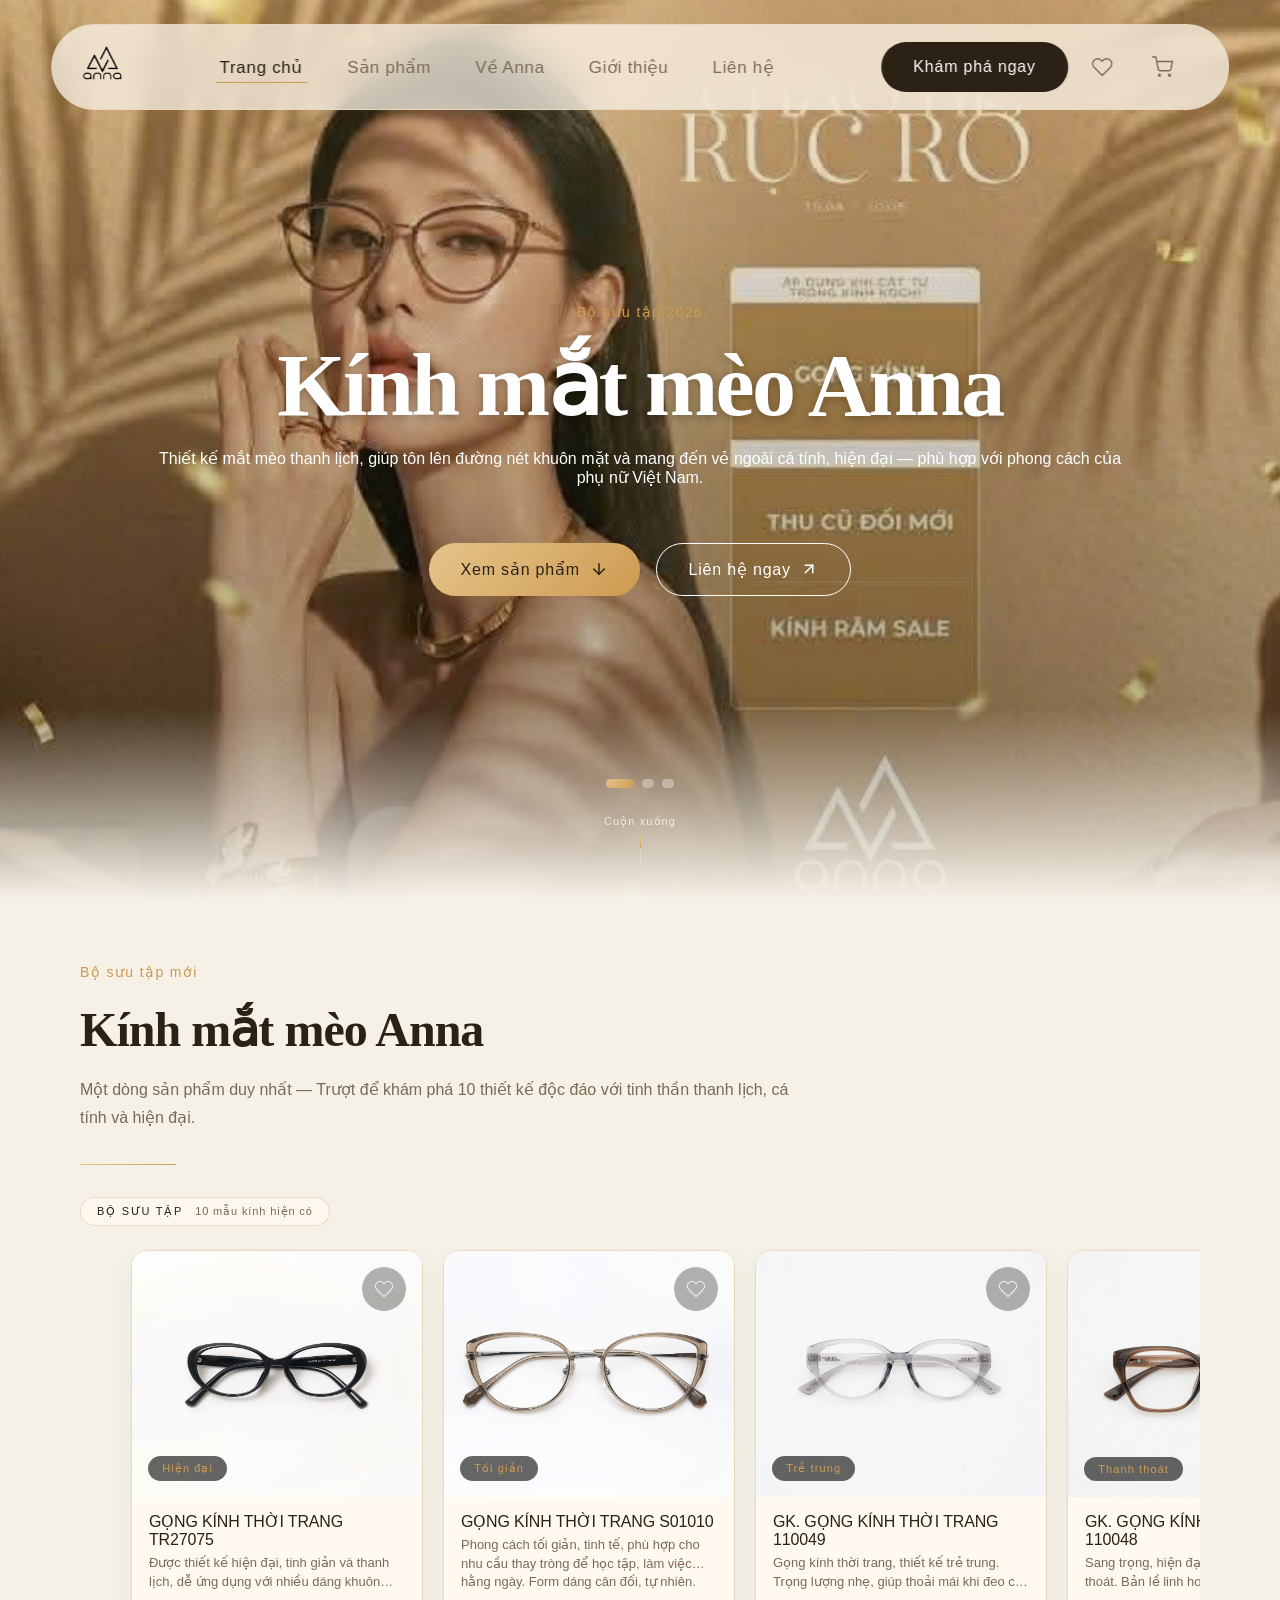
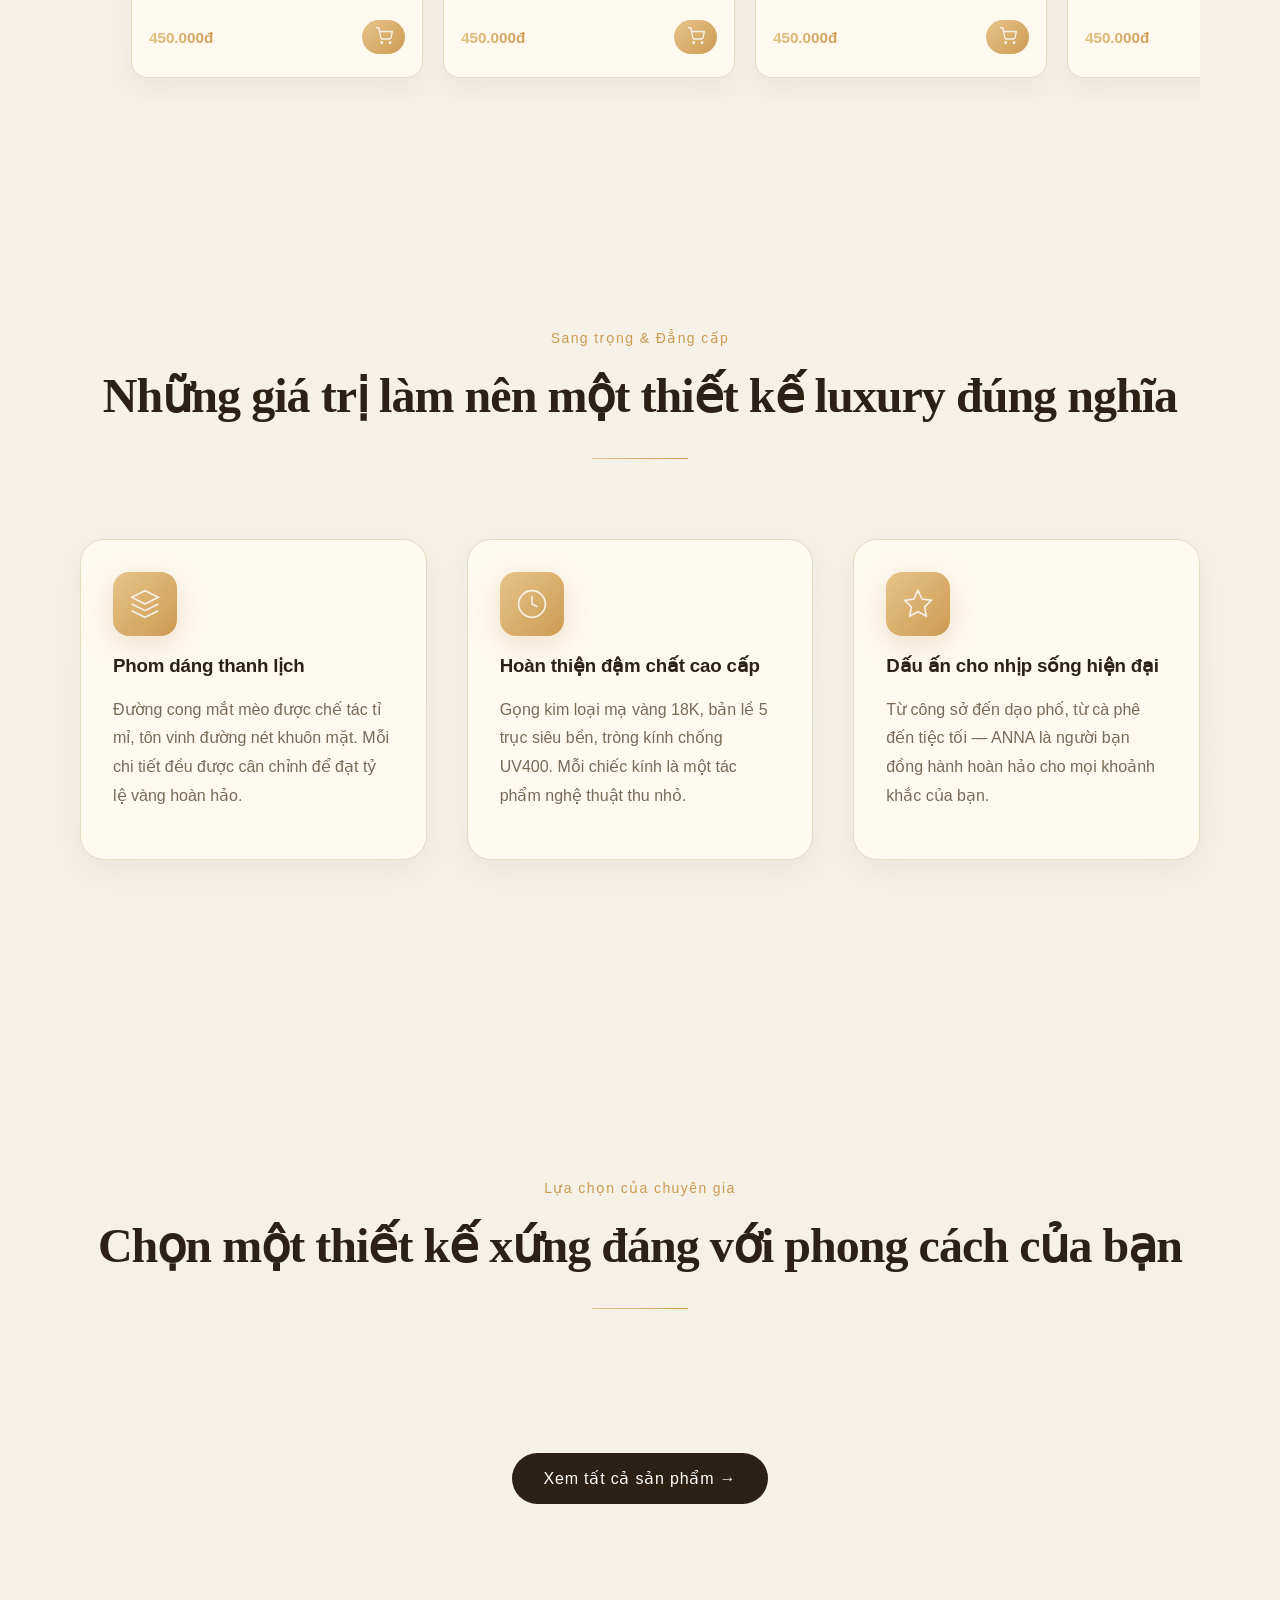
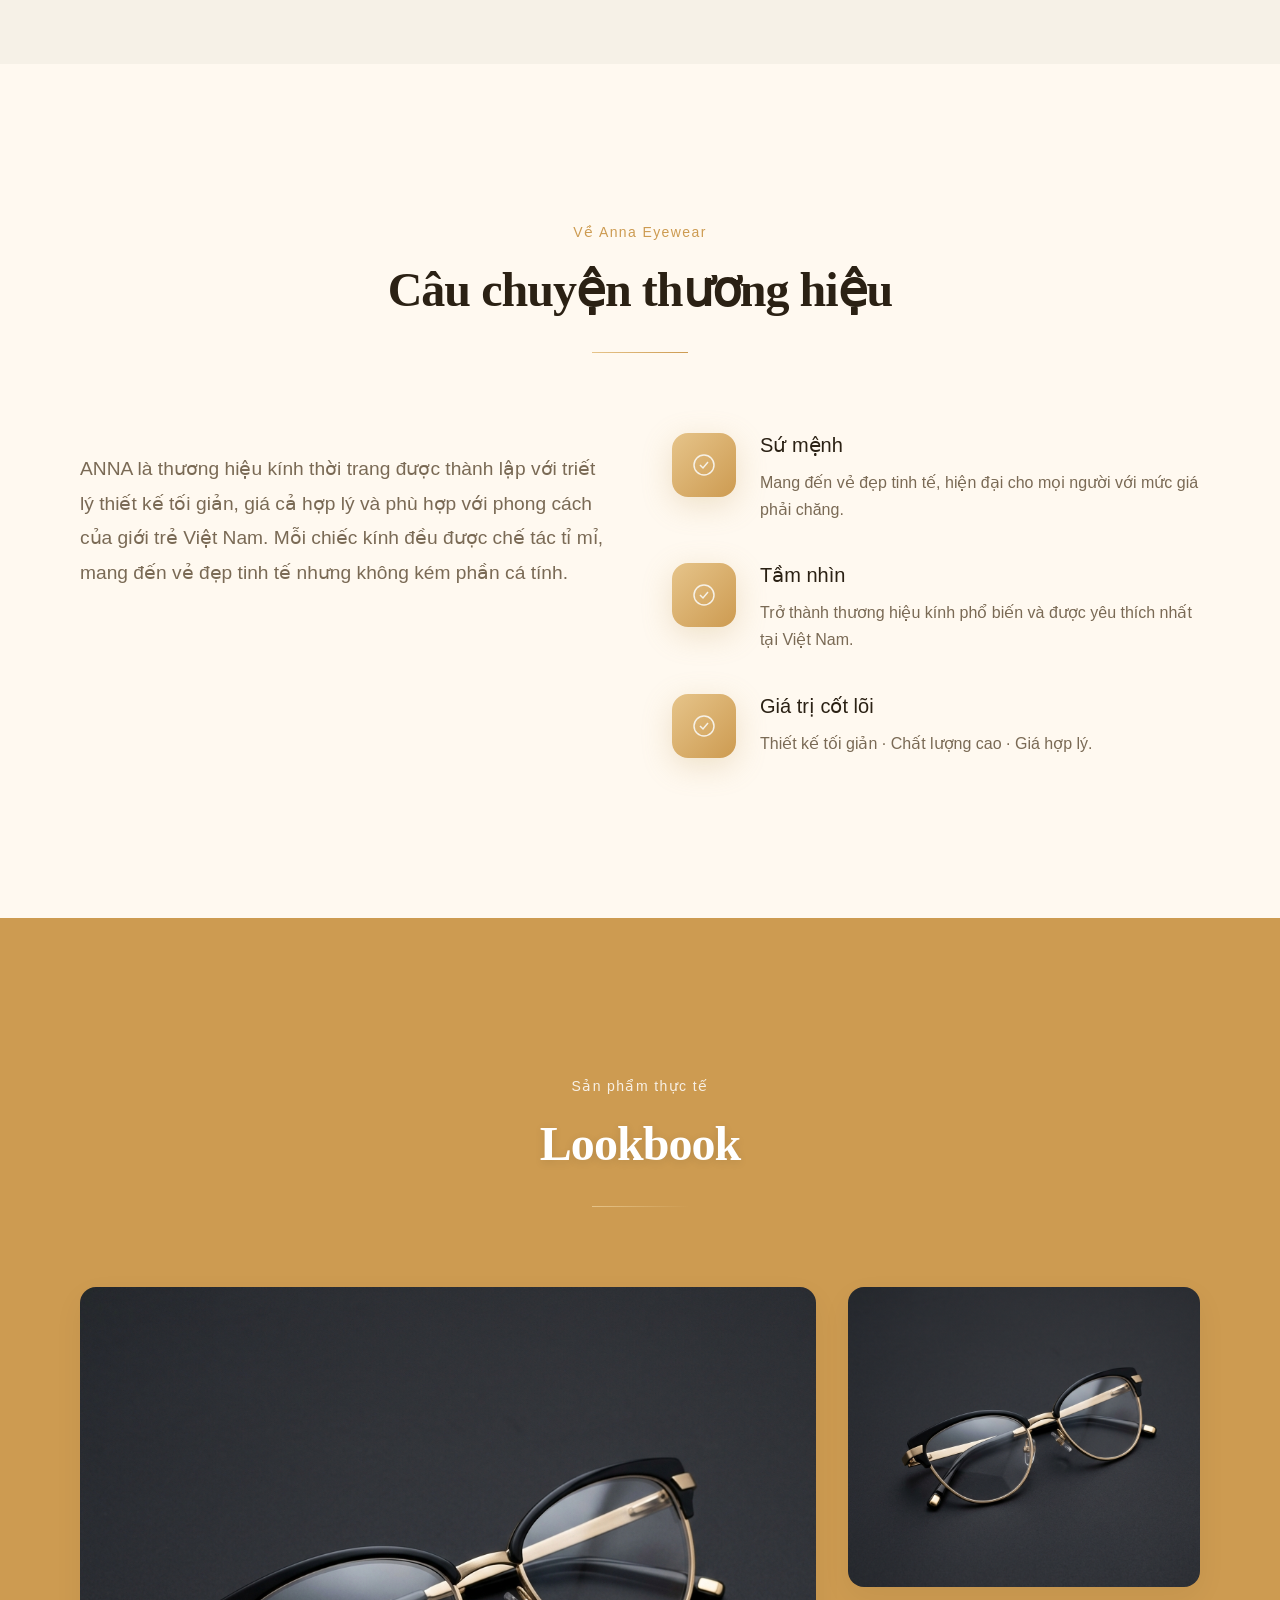
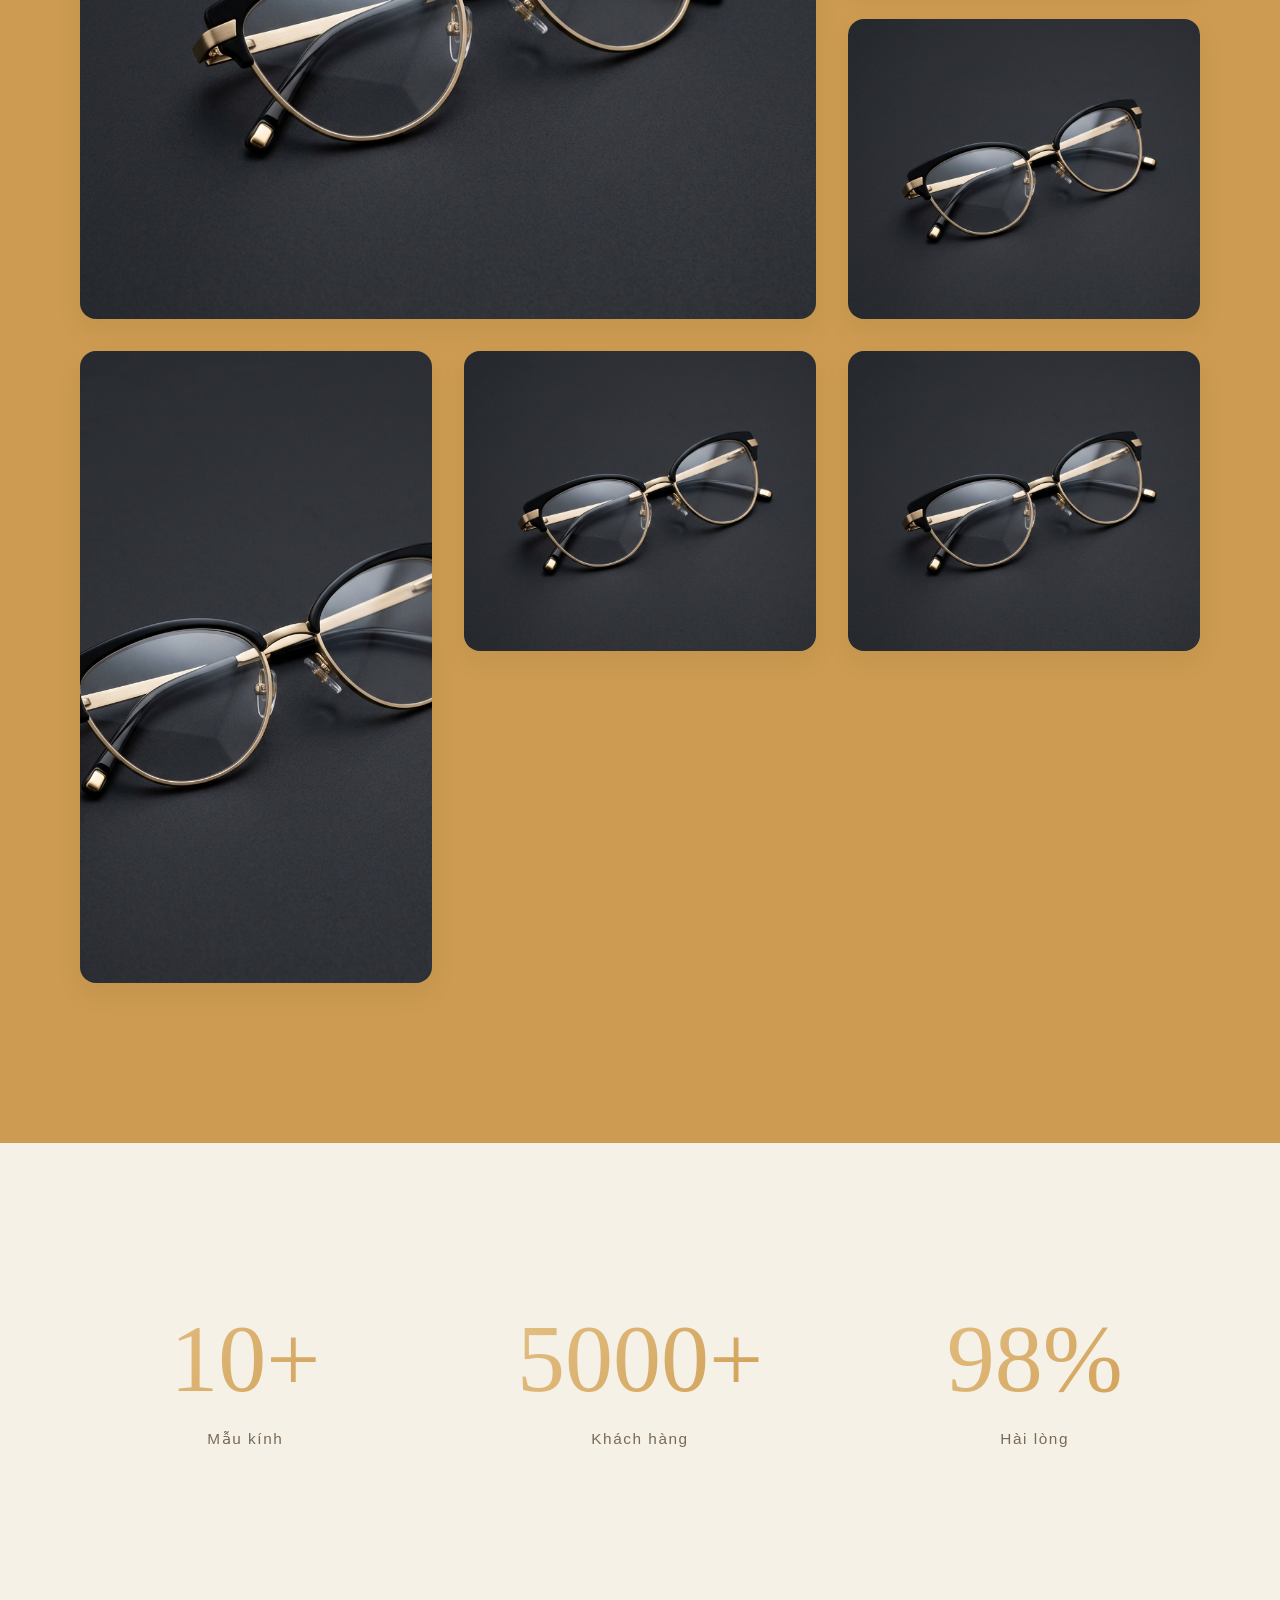
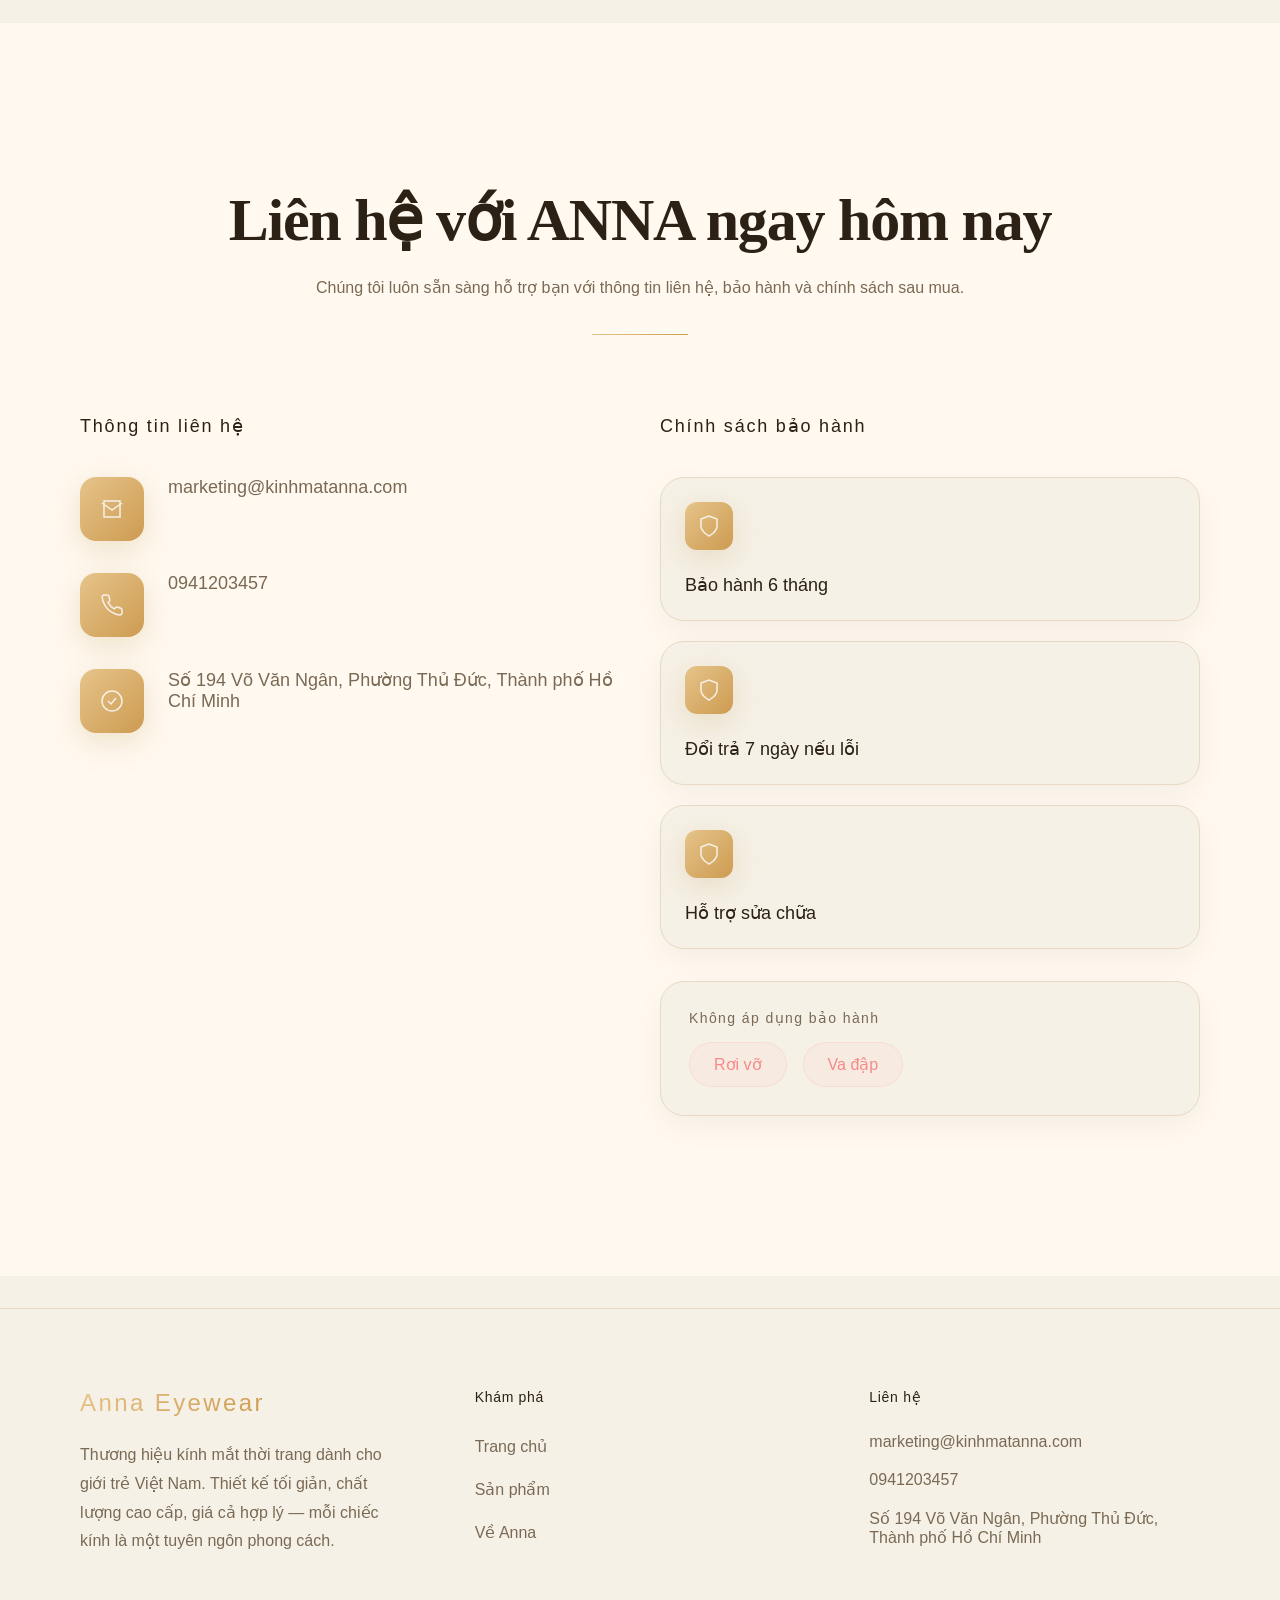
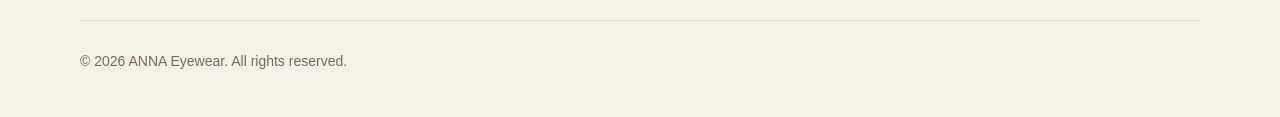
<file: index.html>
<!doctype html>
<html lang="vi">

<head>
  <meta charset="UTF-8" />
  <meta name="viewport" content="width=device-width, initial-scale=1.0" />
  <title>Anna Eyewear | Kính mắt thời trang cao cấp</title>
  <meta name="description"
    content="Anna Eyewear | Thương hiệu kính mắt thời trang với thiết kế tinh tế, hiện đại và cá tính dành cho phong cách sống trẻ." />
  <link rel="icon" href="logo_anna_header.svg" type="image/svg+xml" sizes="any" />
  <link rel="stylesheet" href="assets/css/style.css?v=2" />
</head>

<body data-page="home">
  <header class="site-header">
    <div class="nav-shell">
      <a class="brand" href="index.html" aria-label="Anna Eyewear">
        <img src="assets/images/logo_anna.png" alt="ANNA" />
      </a>

      <nav class="nav-links">
        <a class="nav-link nav-link-main active" href="index.html">Trang chủ</a>
        <a class="nav-link nav-link-main" href="san-pham.html">Sản phẩm</a>
        <a class="nav-link nav-link-main" href="ve-anna.html">Về Anna</a>
        <a class="nav-link nav-link-main" href="ex-about-us.html">Giới thiệu</a>
        <a class="nav-link nav-link-main" href="lien-he.html">Liên hệ</a>
      </nav>

      <div class="nav-actions">
        <a class="btn-primary desktop-only" href="san-pham.html">Khám phá ngay</a>
        <button class="icon-button" id="nav-favorite-icon" data-open-drawer="favorite" aria-label="Yêu thích">
          <svg width="22" height="22" viewBox="0 0 24 24" fill="none" stroke="currentColor" stroke-width="1.5">
            <path
              d="M20.84 4.61a5.5 5.5 0 0 0-7.78 0L12 5.67l-1.06-1.06a5.5 5.5 0 0 0-7.78 7.78l1.06 1.06L12 21.23l7.78-7.78 1.06-1.06a5.5 5.5 0 0 0 0-7.78z" />
          </svg>
          <span class="icon-badge accent-gradient" data-favorite-count hidden>0</span>
        </button>
        <button class="icon-button" id="nav-cart-icon" data-open-drawer="cart" aria-label="Giỏ hàng">
          <svg width="22" height="22" viewBox="0 0 24 24" fill="none" stroke="currentColor" stroke-width="1.6">
            <circle cx="9" cy="21" r="1" />
            <circle cx="20" cy="21" r="1" />
            <path d="M1 1h4l2.68 13.39a2 2 0 0 0 2 1.61h9.72a2 2 0 0 0 2-1.61L23 6H6" />
          </svg>
          <span class="icon-badge accent-gradient" data-cart-count hidden>0</span>
        </button>
        <button class="icon-button menu-toggle" data-menu-toggle aria-label="Mở menu">
          <svg width="22" height="22" viewBox="0 0 24 24" fill="none" stroke="currentColor" stroke-width="1.5">
            <line x1="3" y1="6" x2="21" y2="6" />
            <line x1="3" y1="12" x2="21" y2="12" />
            <line x1="3" y1="18" x2="21" y2="18" />
          </svg>
        </button>
      </div>
    </div>
  </header>

  <div class="mobile-menu" data-mobile-menu>
    <nav>
      <a class="nav-link nav-link-main active" href="index.html">Trang chủ</a>
      <a class="nav-link nav-link-main" href="san-pham.html">Sản phẩm</a>
      <a class="nav-link nav-link-main" href="ve-anna.html">Về Anna</a>
      <a class="nav-link nav-link-main" href="ex-about-us.html">Giới thiệu</a>
      <a class="nav-link nav-link-main" href="lien-he.html">Liên hệ</a>
    </nav>
  </div>

  <main>
    <section class="hero">
      <div class="hero-media animate-float"></div>
      <div class="hero-overlay"></div>
      <div class="hero-bottom-fade"></div>

      <div class="hero-content">
        <div class="hero-copy">
          <p class="eyebrow">Bộ sưu tập 2026</p>
          <h1 class="hero-title">Kính mắt mèo Anna</h1>
          <p class="hero-subtitle">Thiết kế mắt mèo thanh lịch, giúp tôn lên đường nét khuôn mặt và mang đến vẻ ngoài cá tính, hiện đại — phù hợp với phong cách của phụ nữ Việt Nam.</p>
        </div>

        <div class="hero-actions">
          <a class="btn-gold" href="#products">Xem sản phẩm
            <svg width="18" height="18" viewBox="0 0 24 24" fill="none" stroke="currentColor" stroke-width="2"
              stroke-linecap="round" stroke-linejoin="round">
              <path d="M12 5v14" />
              <path d="M19 12l-7 7-7-7" />
            </svg>
          </a>
          <a class="btn-outline light" href="#contact">Liên hệ ngay
            <svg width="18" height="18" viewBox="0 0 24 24" fill="none" stroke="currentColor" stroke-width="2"
              stroke-linecap="round" stroke-linejoin="round">
              <path d="M7 17L17 7" />
              <path d="M7 7h10v10" />
            </svg>
          </a>
        </div>

        <div class="hero-dots">
          <button class="hero-dot active" aria-label="Slide 1"></button>
          <button class="hero-dot" aria-label="Slide 2"></button>
          <button class="hero-dot" aria-label="Slide 3"></button>
        </div>
      </div>

      <div class="scroll-indicator">
        <span>Cuộn xuống</span>
        <div class="scroll-line"></div>
      </div>
    </section>

    <section id="products" class="products-showcase static-showcase">
      <div class="products-sticky-shell static-showcase-shell">
        <div class="container-main">
          <div class="section-header left">
            <p class="eyebrow">Bộ sưu tập mới</p>
            <h2 class="section-title">Kính mắt mèo Anna</h2>
            <p class="section-sub">
              Một dòng sản phẩm duy nhất — Trượt để khám phá 10 thiết kế độc
              đáo với tinh thần thanh lịch, cá tính và hiện đại.
            </p>
            <div class="section-divider"></div>
          </div>

          <div class="products-progress products-progress-static" aria-label="Bộ sưu tập kính mắt mèo">
            <span>BỘ SƯU TẬP</span>
          </div>

          <div class="products-strip">
            <div class="products-track">
              <article id="home-product-1" class="product-card is-home">
                <div class="product-image"><div class="product-quick-actions"><button class="product-floating-btn favorite" aria-label="Yeu thich" type="button"><svg width="20" height="20" viewBox="0 0 24 24" fill="none" stroke="currentColor" stroke-width="1.5"><path d="M20.84 4.61a5.5 5.5 0 0 0-7.78 0L12 5.67l-1.06-1.06a5.5 5.5 0 0 0-7.78 7.78l1.06 1.06L12 21.23l7.78-7.78 1.06-1.06a5.5 5.5 0 0 0 0-7.78z" /></svg></button></div><img src="assets/images/TR27075.jpg" alt="GỌNG KÍNH THỜI TRANG TR27075" loading="lazy"><span class="product-badge">Hiện đại</span></div>
                <div class="product-info"><h3 class="product-name">GỌNG KÍNH THỜI TRANG TR27075</h3><p class="product-desc">Được thiết kế hiện đại, tinh giản và thanh lịch, dễ ứng dụng với nhiều dáng khuôn mặt. Dễ dàng lắp được tròng kính cận, viễn, loạn.</p><div class="product-bottom"><p class="product-price accent-gradient-text">450.000đ</p><button class="product-cart-btn accent-gradient" type="button" aria-label="Them vao gio"><svg width="18" height="18" viewBox="0 0 24 24" fill="none" stroke="currentColor" stroke-width="1.8"><circle cx="9" cy="21" r="1" /><circle cx="20" cy="21" r="1" /><path d="M1 1h4l2.68 13.39a2 2 0 0 0 2 1.61h9.72a2 2 0 0 0 2-1.61L23 6H6" /></svg></button></div></div>
              </article>
              <article id="home-product-2" class="product-card is-home"><div class="product-image"><div class="product-quick-actions"><button class="product-floating-btn favorite" aria-label="Yeu thich" type="button"><svg width="20" height="20" viewBox="0 0 24 24" fill="none" stroke="currentColor" stroke-width="1.5"><path d="M20.84 4.61a5.5 5.5 0 0 0-7.78 0L12 5.67l-1.06-1.06a5.5 5.5 0 0 0-7.78 7.78l1.06 1.06L12 21.23l7.78-7.78 1.06-1.06a5.5 5.5 0 0 0 0-7.78z" /></svg></button></div><img src="assets/images/S01010.jpg" alt="GỌNG KÍNH THỜI TRANG S01010" loading="lazy"><span class="product-badge">Tối giản</span></div><div class="product-info"><h3 class="product-name">GỌNG KÍNH THỜI TRANG S01010</h3><p class="product-desc">Phong cách tối giản, tinh tế, phù hợp cho nhu cầu thay tròng để học tập, làm việc hằng ngày. Form dáng cân đối, tự nhiên.</p><div class="product-bottom"><p class="product-price accent-gradient-text">450.000đ</p><button class="product-cart-btn accent-gradient" type="button" aria-label="Them vao gio"><svg width="18" height="18" viewBox="0 0 24 24" fill="none" stroke="currentColor" stroke-width="1.8"><circle cx="9" cy="21" r="1" /><circle cx="20" cy="21" r="1" /><path d="M1 1h4l2.68 13.39a2 2 0 0 0 2 1.61h9.72a2 2 0 0 0 2-1.61L23 6H6" /></svg></button></div></div></article>
              <article id="home-product-3" class="product-card is-home"><div class="product-image"><div class="product-quick-actions"><button class="product-floating-btn favorite" aria-label="Yeu thich" type="button"><svg width="20" height="20" viewBox="0 0 24 24" fill="none" stroke="currentColor" stroke-width="1.5"><path d="M20.84 4.61a5.5 5.5 0 0 0-7.78 0L12 5.67l-1.06-1.06a5.5 5.5 0 0 0-7.78 7.78l1.06 1.06L12 21.23l7.78-7.78 1.06-1.06a5.5 5.5 0 0 0 0-7.78z" /></svg></button></div><img src="assets/images/110049.jpg" alt="GK. GỌNG KÍNH THỜI TRANG 110049" loading="lazy"><span class="product-badge">Trẻ trung</span></div><div class="product-info"><h3 class="product-name">GK. GỌNG KÍNH THỜI TRANG 110049</h3><p class="product-desc">Gọng kính thời trang, thiết kế trẻ trung. Trọng lượng nhẹ, giúp thoải mái khi đeo cả ngày dài. Kích thước: 53-17-148 (mm)</p><div class="product-bottom"><p class="product-price accent-gradient-text">450.000đ</p><button class="product-cart-btn accent-gradient" type="button" aria-label="Them vao gio"><svg width="18" height="18" viewBox="0 0 24 24" fill="none" stroke="currentColor" stroke-width="1.8"><circle cx="9" cy="21" r="1" /><circle cx="20" cy="21" r="1" /><path d="M1 1h4l2.68 13.39a2 2 0 0 0 2 1.61h9.72a2 2 0 0 0 2-1.61L23 6H6" /></svg></button></div></div></article>
              <article id="home-product-4" class="product-card is-home"><div class="product-image"><div class="product-quick-actions"><button class="product-floating-btn favorite" aria-label="Yeu thich" type="button"><svg width="20" height="20" viewBox="0 0 24 24" fill="none" stroke="currentColor" stroke-width="1.5"><path d="M20.84 4.61a5.5 5.5 0 0 0-7.78 0L12 5.67l-1.06-1.06a5.5 5.5 0 0 0-7.78 7.78l1.06 1.06L12 21.23l7.78-7.78 1.06-1.06a5.5 5.5 0 0 0 0-7.78z" /></svg></button></div><img src="assets/images/110048.jpg" alt="GK. GỌNG KÍNH THỜI TRANG 110048" loading="lazy"><span class="product-badge">Thanh thoát</span></div><div class="product-info"><h3 class="product-name">GK. GỌNG KÍNH THỜI TRANG 110048</h3><p class="product-desc">Sang trọng, hiện đại với đường nét thanh thoát. Bản lề linh hoạt, độ bền cao. Kích thước: 53-17-148 (mm)</p><div class="product-bottom"><p class="product-price accent-gradient-text">450.000đ</p><button class="product-cart-btn accent-gradient" type="button" aria-label="Them vao gio"><svg width="18" height="18" viewBox="0 0 24 24" fill="none" stroke="currentColor" stroke-width="1.8"><circle cx="9" cy="21" r="1" /><circle cx="20" cy="21" r="1" /><path d="M1 1h4l2.68 13.39a2 2 0 0 0 2 1.61h9.72a2 2 0 0 0 2-1.61L23 6H6" /></svg></button></div></div></article>
              <article id="home-product-5" class="product-card is-home"><div class="product-image"><div class="product-quick-actions"><button class="product-floating-btn favorite" aria-label="Yeu thich" type="button"><svg width="20" height="20" viewBox="0 0 24 24" fill="none" stroke="currentColor" stroke-width="1.5"><path d="M20.84 4.61a5.5 5.5 0 0 0-7.78 0L12 5.67l-1.06-1.06a5.5 5.5 0 0 0-7.78 7.78l1.06 1.06L12 21.23l7.78-7.78 1.06-1.06a5.5 5.5 0 0 0 0-7.78z" /></svg></button></div><img src="assets/images/YC1270.jpg" alt="GK. GỌNG KÍNH DẺO YC1270" loading="lazy"><span class="product-badge">Thanh lịch</span></div><div class="product-info"><h3 class="product-name">GK. GỌNG KÍNH DẺO YC1270</h3><p class="product-desc">Siêu nhẹ, linh hoạt và chống va đập cực tốt, mang đến sự thoải mái tối đa khi đeo. Kích thước: 52-18-148 (mm)</p><div class="product-bottom"><p class="product-price accent-gradient-text">450.000đ</p><button class="product-cart-btn accent-gradient" type="button" aria-label="Them vao gio"><svg width="18" height="18" viewBox="0 0 24 24" fill="none" stroke="currentColor" stroke-width="1.8"><circle cx="9" cy="21" r="1" /><circle cx="20" cy="21" r="1" /><path d="M1 1h4l2.68 13.39a2 2 0 0 0 2 1.61h9.72a2 2 0 0 0 2-1.61L23 6H6" /></svg></button></div></div></article>
              <article id="home-product-6" class="product-card is-home"><div class="product-image"><div class="product-quick-actions"><button class="product-floating-btn favorite" aria-label="Yeu thich" type="button"><svg width="20" height="20" viewBox="0 0 24 24" fill="none" stroke="currentColor" stroke-width="1.5"><path d="M20.84 4.61a5.5 5.5 0 0 0-7.78 0L12 5.67l-1.06-1.06a5.5 5.5 0 0 0-7.78 7.78l1.06 1.06L12 21.23l7.78-7.78 1.06-1.06a5.5 5.5 0 0 0 0-7.78z" /></svg></button></div><img src="assets/images/NA240.jpg" alt="GK. GỌNG NHỰA CỨNG KIM LOẠI NA240" loading="lazy"><span class="product-badge">Hiện đại</span></div><div class="product-info"><h3 class="product-name">GK. GỌNG NHỰA CỨNG KIM LOẠI NA240</h3><p class="product-desc">Sự kết hợp hoàn hảo giữa chất liệu nhựa cứng chịu va đập và càng kim loại chắc chắn giúp tạo độ bền bỉ cao. Chiều rộng tròng: 55mm</p><div class="product-bottom"><p class="product-price accent-gradient-text">450.000đ</p><button class="product-cart-btn accent-gradient" type="button" aria-label="Them vao gio"><svg width="18" height="18" viewBox="0 0 24 24" fill="none" stroke="currentColor" stroke-width="1.8"><circle cx="9" cy="21" r="1" /><circle cx="20" cy="21" r="1" /><path d="M1 1h4l2.68 13.39a2 2 0 0 0 2 1.61h9.72a2 2 0 0 0 2-1.61L23 6H6" /></svg></button></div></div></article>
              <article id="home-product-7" class="product-card is-home"><div class="product-image"><div class="product-quick-actions"><button class="product-floating-btn favorite" aria-label="Yeu thich" type="button"><svg width="20" height="20" viewBox="0 0 24 24" fill="none" stroke="currentColor" stroke-width="1.5"><path d="M20.84 4.61a5.5 5.5 0 0 0-7.78 0L12 5.67l-1.06-1.06a5.5 5.5 0 0 0-7.78 7.78l1.06 1.06L12 21.23l7.78-7.78 1.06-1.06a5.5 5.5 0 0 0 0-7.78z" /></svg></button></div><img src="assets/images/P8013.jpg" alt="GK. GỌNG KÍNH THỜI TRANG ĐEN P8013" loading="lazy"><span class="product-badge">Cá tính</span></div><div class="product-info"><h3 class="product-name">GK. GỌNG KÍNH THỜI TRANG ĐEN P8013</h3><p class="product-desc">Dáng Cat-eye cổ điển màu đen huyền bí, sắc sảo. Phù hợp làm kính cận, kính mát hoặc kính thời trang. Kích thước (Tròng-Cầu-Càng): 52-18-145 (mm)</p><div class="product-bottom"><p class="product-price accent-gradient-text">450.000đ</p><button class="product-cart-btn accent-gradient" type="button" aria-label="Them vao gio"><svg width="18" height="18" viewBox="0 0 24 24" fill="none" stroke="currentColor" stroke-width="1.8"><circle cx="9" cy="21" r="1" /><circle cx="20" cy="21" r="1" /><path d="M1 1h4l2.68 13.39a2 2 0 0 0 2 1.61h9.72a2 2 0 0 0 2-1.61L23 6H6" /></svg></button></div></div></article>
              <article id="home-product-8" class="product-card is-home"><div class="product-image"><div class="product-quick-actions"><button class="product-floating-btn favorite" aria-label="Yeu thich" type="button"><svg width="20" height="20" viewBox="0 0 24 24" fill="none" stroke="currentColor" stroke-width="1.5"><path d="M20.84 4.61a5.5 5.5 0 0 0-7.78 0L12 5.67l-1.06-1.06a5.5 5.5 0 0 0-7.78 7.78l1.06 1.06L12 21.23l7.78-7.78 1.06-1.06a5.5 5.5 0 0 0 0-7.78z" /></svg></button></div><img src="assets/images/S11916.jpg" alt="GK. GỌNG KÍNH THỜI TRANG NÂU DEMI S11916" loading="lazy"><span class="product-badge">Vintage</span></div><div class="product-info"><h3 class="product-name">GK. GỌNG KÍNH THỜI TRANG NÂU DEMI S11916</h3><p class="product-desc">Dáng mắt mèo tinh tế, màu nâu trà trong suốt nữ tính. Form siêu nhẹ thanh thoát. Kích thước (Tròng-Cầu-Càng): 52-19-146 (mm)</p><div class="product-bottom"><p class="product-price accent-gradient-text">450.000đ</p><button class="product-cart-btn accent-gradient" type="button" aria-label="Them vao gio"><svg width="18" height="18" viewBox="0 0 24 24" fill="none" stroke="currentColor" stroke-width="1.8"><circle cx="9" cy="21" r="1" /><circle cx="20" cy="21" r="1" /><path d="M1 1h4l2.68 13.39a2 2 0 0 0 2 1.61h9.72a2 2 0 0 0 2-1.61L23 6H6" /></svg></button></div></div></article>
              <article id="home-product-9" class="product-card is-home"><div class="product-image"><div class="product-quick-actions"><button class="product-floating-btn favorite" aria-label="Yeu thich" type="button"><svg width="20" height="20" viewBox="0 0 24 24" fill="none" stroke="currentColor" stroke-width="1.5"><path d="M20.84 4.61a5.5 5.5 0 0 0-7.78 0L12 5.67l-1.06-1.06a5.5 5.5 0 0 0-7.78 7.78l1.06 1.06L12 21.23l7.78-7.78 1.06-1.06a5.5 5.5 0 0 0 0-7.78z" /></svg></button></div><img src="assets/images/228013.jpg" alt="GK. GỌNG MÈO NHỰA 228013 (51.18.143)" loading="lazy"><span class="product-badge">Tối giản</span></div><div class="product-info"><h3 class="product-name">GK. GỌNG MÈO NHỰA 228013 (51.18.143)</h3><p class="product-desc">Thiết kế mắt mèo trẻ trung, phối màu trắng trong suốt mang lại vẻ ngoài thanh tú và hiện đại. Kích thước (Tròng-Cầu-Càng): 51-18-143 (mm)</p><div class="product-bottom"><p class="product-price accent-gradient-text">350.000đ</p><button class="product-cart-btn accent-gradient" type="button" aria-label="Them vao gio"><svg width="18" height="18" viewBox="0 0 24 24" fill="none" stroke="currentColor" stroke-width="1.8"><circle cx="9" cy="21" r="1" /><circle cx="20" cy="21" r="1" /><path d="M1 1h4l2.68 13.39a2 2 0 0 0 2 1.61h9.72a2 2 0 0 0 2-1.61L23 6H6" /></svg></button></div></div></article>
              <article id="home-product-10" class="product-card is-home"><div class="product-image"><div class="product-quick-actions"><button class="product-floating-btn favorite" aria-label="Yeu thich" type="button"><svg width="20" height="20" viewBox="0 0 24 24" fill="none" stroke="currentColor" stroke-width="1.5"><path d="M20.84 4.61a5.5 5.5 0 0 0-7.78 0L12 5.67l-1.06-1.06a5.5 5.5 0 0 0-7.78 7.78l1.06 1.06L12 21.23l7.78-7.78 1.06-1.06a5.5 5.5 0 0 0 0-7.78z" /></svg></button></div><img src="assets/images/1111100049.jpg" alt="GK. GỌNG KÍNH THỜI TRANG 1111100049 (53.17.148)" loading="lazy"><span class="product-badge">High-fashion</span></div><div class="product-info"><h3 class="product-name">GK. GỌNG KÍNH THỜI TRANG 1111100049 (53.17.148)</h3><p class="product-desc">Thuộc BST Keo Lỳ, phong cách Bold Cat-eye với đường viền dày dặn, đậm chất High-fashion. Kích thước (Tròng-Cầu-Càng): 53-17-148 (mm)</p><div class="product-bottom"><p class="product-price accent-gradient-text">880.000đ</p><button class="product-cart-btn accent-gradient" type="button" aria-label="Them vao gio"><svg width="18" height="18" viewBox="0 0 24 24" fill="none" stroke="currentColor" stroke-width="1.8"><circle cx="9" cy="21" r="1" /><circle cx="20" cy="21" r="1" /><path d="M1 1h4l2.68 13.39a2 2 0 0 0 2 1.61h9.72a2 2 0 0 0 2-1.61L23 6H6" /></svg></button></div></div></article>
            </div>
          </div>
        </div>
      </div>
    </section>

    <section class="section-spacing">
      <div class="container-main">
        <div class="section-header">
          <p class="eyebrow">Sang trọng &amp; Đẳng cấp</p>
          <h2 class="section-title">
            Những giá trị làm nên một thiết kế luxury đúng nghĩa
          </h2>
          <div class="section-divider"></div>
        </div>

        <div class="luxury-grid">
          <article class="luxury-card">
            <div class="icon-box">
              <svg width="32" height="32" viewBox="0 0 24 24" fill="none" stroke="currentColor" stroke-width="1.2">
                <path d="M12 2L2 7l10 5 10-5-10-5z" />
                <path d="M2 17l10 5 10-5" />
                <path d="M2 12l10 5 10-5" />
              </svg>
            </div>
            <h3>Phom dáng thanh lịch</h3>
            <p style="
                  color: var(--color-muted);
                  line-height: 1.8;
                  font-weight: 300;
                ">
              Đường cong mắt mèo được chế tác tỉ mỉ, tôn vinh đường nét khuôn
              mặt. Mỗi chi tiết đều được cân chỉnh để đạt tỷ lệ vàng hoàn hảo.
            </p>
          </article>

          <article class="luxury-card">
            <div class="icon-box">
              <svg width="32" height="32" viewBox="0 0 24 24" fill="none" stroke="currentColor" stroke-width="1.2">
                <circle cx="12" cy="12" r="10" />
                <path d="M12 6v6l4 2" />
              </svg>
            </div>
            <h3>Hoàn thiện đậm chất cao cấp</h3>
            <p style="
                  color: var(--color-muted);
                  line-height: 1.8;
                  font-weight: 300;
                ">
              Gọng kim loại mạ vàng 18K, bản lề 5 trục siêu bền, tròng kính
              chống UV400. Mỗi chiếc kính là một tác phẩm nghệ thuật thu nhỏ.
            </p>
          </article>

          <article class="luxury-card">
            <div class="icon-box">
              <svg width="32" height="32" viewBox="0 0 24 24" fill="none" stroke="currentColor" stroke-width="1.2">
                <path
                  d="M12 2l3.09 6.26L22 9.27l-5 4.87 1.18 6.88L12 17.77l-6.18 3.25L7 14.14 2 9.27l6.91-1.01L12 2z" />
              </svg>
            </div>
            <h3>Dấu ấn cho nhịp sống hiện đại</h3>
            <p style="
                  color: var(--color-muted);
                  line-height: 1.8;
                  font-weight: 300;
                ">
              Từ công sở đến dạo phố, từ cà phê đến tiệc tối — ANNA là người
              bạn đồng hành hoàn hảo cho mọi khoảnh khắc của bạn.
            </p>
          </article>
        </div>
      </div>
    </section>

    <section class="section-spacing">
      <div class="container-main">
        <div class="section-header">
          <p class="eyebrow">Lựa chọn của chuyên gia</p>
          <h2 class="section-title">
            Chọn một thiết kế xứng đáng với phong cách của bạn
          </h2>
          <div class="section-divider"></div>
        </div>

        <div class="pick-grid" data-picks></div>

        <div style="text-align: center; margin-top: 4rem" class="">
          <a href="san-pham.html" class="btn-primary">Xem tất cả sản phẩm →</a>
        </div>
      </div>
    </section>

    <section class="section-spacing" style="background-color: var(--color-bg-alt)">
      <div class="container-main">
        <div class="section-header"><p class="eyebrow">Về Anna Eyewear</p><h2 class="section-title">Câu chuyện thương hiệu</h2><div class="section-divider"></div></div>
        <div class="about-grid"><div><p class="about-copy">ANNA là thương hiệu kính thời trang được thành lập với triết lý thiết kế tối giản, giá cả hợp lý và phù hợp với phong cách của giới trẻ Việt Nam. Mỗi chiếc kính đều được chế tác tỉ mỉ, mang đến vẻ đẹp tinh tế nhưng không kém phần cá tính.</p></div><div class="about-list"><div class="about-list-item"><div class="icon-box"><svg width="24" height="24" viewBox="0 0 24 24" fill="none" stroke="currentColor" stroke-width="1.5"><circle cx="12" cy="12" r="10" /><path d="M8 12l3 3 5-6" /></svg></div><div><h3 style="margin: 0 0 0.75rem; font-size: 1.25rem; font-weight: 500;">Sứ mệnh</h3><p style="margin: 0; color: var(--color-muted); line-height: 1.7; font-weight: 300;">Mang đến vẻ đẹp tinh tế, hiện đại cho mọi người với mức giá phải chăng.</p></div></div><div class="about-list-item"><div class="icon-box"><svg width="24" height="24" viewBox="0 0 24 24" fill="none" stroke="currentColor" stroke-width="1.5"><circle cx="12" cy="12" r="10" /><path d="M8 12l3 3 5-6" /></svg></div><div><h3 style="margin: 0 0 0.75rem; font-size: 1.25rem; font-weight: 500;">Tầm nhìn</h3><p style="margin: 0; color: var(--color-muted); line-height: 1.7; font-weight: 300;">Trở thành thương hiệu kính phổ biến và được yêu thích nhất tại Việt Nam.</p></div></div><div class="about-list-item"><div class="icon-box"><svg width="24" height="24" viewBox="0 0 24 24" fill="none" stroke="currentColor" stroke-width="1.5"><circle cx="12" cy="12" r="10" /><path d="M8 12l3 3 5-6" /></svg></div><div><h3 style="margin: 0 0 0.75rem; font-size: 1.25rem; font-weight: 500;">Giá trị cốt lõi</h3><p style="margin: 0; color: var(--color-muted); line-height: 1.7; font-weight: 300;">Thiết kế tối giản · Chất lượng cao · Giá hợp lý.</p></div></div></div></div>
      </div>
    </section>

    <section class="gallery-section section-spacing" id="gallery">
      <div class="container-main"><div class="section-header"><p class="eyebrow" style="color: rgba(255, 255, 255, 0.85)">Sản phẩm thực tế</p><h2 class="section-title" style="color: #fff; text-shadow: 0 2px 10px rgba(0, 0, 0, 0.1)">Lookbook</h2><div class="section-divider"></div></div><div class="gallery-grid"><div class="gallery-tile wide"><img src="assets/images/product.png" alt="ANNA Lookbook 1" /><div class="gallery-caption"><p style="margin: 0; font-size: 0.875rem; letter-spacing: 0.05em">ANNA Lookbook 1</p></div></div><div class="gallery-tile"><img src="assets/images/product.png" alt="ANNA Lookbook 2" /><div class="gallery-caption"><p style="margin: 0; font-size: 0.875rem; letter-spacing: 0.05em">ANNA Lookbook 2</p></div></div><div class="gallery-tile"><img src="assets/images/product.png" alt="ANNA Lookbook 3" /><div class="gallery-caption"><p style="margin: 0; font-size: 0.875rem; letter-spacing: 0.05em">ANNA Lookbook 3</p></div></div><div class="gallery-tile tall"><img src="assets/images/product.png" alt="ANNA Lookbook 4" /><div class="gallery-caption"><p style="margin: 0; font-size: 0.875rem; letter-spacing: 0.05em">ANNA Lookbook 4</p></div></div><div class="gallery-tile"><img src="assets/images/product.png" alt="ANNA Lookbook 5" /><div class="gallery-caption"><p style="margin: 0; font-size: 0.875rem; letter-spacing: 0.05em">ANNA Lookbook 5</p></div></div><div class="gallery-tile"><img src="assets/images/product.png" alt="ANNA Lookbook 6" /><div class="gallery-caption"><p style="margin: 0; font-size: 0.875rem; letter-spacing: 0.05em">ANNA Lookbook 6</p></div></div></div></div>
    </section>

    <section class="section-spacing">
      <div class="container-main"><div class="stats-grid"><div><div class="stats-number accent-gradient-text">10+</div><p style="font-size: clamp(0.75rem, 1.2vw, 1rem); color: var(--color-muted); letter-spacing: 0.1em;">Mẫu kính</p></div><div><div class="stats-number accent-gradient-text">5000+</div><p style="font-size: clamp(0.75rem, 1.2vw, 1rem); color: var(--color-muted); letter-spacing: 0.1em;">Khách hàng</p></div><div><div class="stats-number accent-gradient-text">98%</div><p style="font-size: clamp(0.75rem, 1.2vw, 1rem); color: var(--color-muted); letter-spacing: 0.1em;">Hài lòng</p></div></div></div>
    </section>

    <section id="contact" class="contact-surface section-spacing">
      <div class="container-main"><div class="section-header"><h2 class="section-title" style="font-size: clamp(2rem, 5vw, 3.75rem)">Liên hệ với ANNA ngay hôm nay</h2><p class="section-sub">Chúng tôi luôn sẵn sàng hỗ trợ bạn với thông tin liên hệ, bảo hành và chính sách sau mua.</p><div class="section-divider"></div></div><div class="contact-grid"><div><h3 style="font-size: 1.125rem; letter-spacing: 0.1em; margin: 0 0 2.5rem; font-weight: 500;">Thông tin liên hệ</h3><div style="display: flex; flex-direction: column; gap: 2rem"><div class="contact-line" style="color: var(--color-muted)"><div class="icon-box"><svg width="24" height="24" viewBox="0 0 24 24" fill="none" stroke="currentColor" stroke-width="1.5"><path d="M4 4h16v16H4z" /><path d="M22 6l-10 7L2 6" /></svg></div><span style="font-size: 1.125rem">marketing@kinhmatanna.com</span></div><div class="contact-line" style="color: var(--color-muted)"><div class="icon-box"><svg width="24" height="24" viewBox="0 0 24 24" fill="none" stroke="currentColor" stroke-width="1.5"><path d="M22 16.92v3a2 2 0 0 1-2.18 2 19.8 19.8 0 0 1-8.63-3.07 19.5 19.5 0 0 1-6-6A19.8 19.8 0 0 1 2.12 4.18 2 2 0 0 1 4.11 2h3a2 2 0 0 1 2 1.72c.12.9.33 1.77.63 2.61a2 2 0 0 1-.45 2.11L8.09 9.64a16 16 0 0 0 6.27 6.27l1.2-1.2a2 2 0 0 1 2.11-.45c.84.3 1.71.51 2.61.63A2 2 0 0 1 22 16.92z" /></svg></div><span style="font-size: 1.125rem">0941203457</span></div><div class="contact-line" style="color: var(--color-muted)"><div class="icon-box"><svg width="24" height="24" viewBox="0 0 24 24" fill="none" stroke="currentColor" stroke-width="1.5"><circle cx="12" cy="12" r="10" /><path d="M8 12l3 3 5-6" /></svg></div><span style="font-size: 1.125rem">Số 194 Võ Văn Ngân, Phường Thủ Đức, Thành phố Hồ Chí Minh</span></div></div></div><div><h3 style="font-size: 1.125rem; letter-spacing: 0.1em; margin: 0 0 2.5rem; font-weight: 500;">Chính sách bảo hành</h3><div style="display: flex; flex-direction: column; gap: 1.25rem"><div class="warranty-row policy-card" style="padding: 1.5rem; background-color: var(--color-bg)"><div class="icon-box" style="width: 3rem; height: 3rem; border-radius: 0.75rem;"><svg width="24" height="24" viewBox="0 0 24 24" fill="none" stroke="currentColor" stroke-width="1.5"><path d="M12 22s8-4 8-10V5l-8-3-8 3v7c0 6 8 10 8 10z" /></svg></div><span style="font-size: 1.125rem; color: var(--color-text-primary);">Bảo hành 6 tháng</span></div><div class="warranty-row policy-card" style="padding: 1.5rem; background-color: var(--color-bg)"><div class="icon-box" style="width: 3rem; height: 3rem; border-radius: 0.75rem;"><svg width="24" height="24" viewBox="0 0 24 24" fill="none" stroke="currentColor" stroke-width="1.5"><path d="M12 22s8-4 8-10V5l-8-3-8 3v7c0 6 8 10 8 10z" /></svg></div><span style="font-size: 1.125rem; color: var(--color-text-primary);">Đổi trả 7 ngày nếu lỗi</span></div><div class="warranty-row policy-card" style="padding: 1.5rem; background-color: var(--color-bg)"><div class="icon-box" style="width: 3rem; height: 3rem; border-radius: 0.75rem;"><svg width="24" height="24" viewBox="0 0 24 24" fill="none" stroke="currentColor" stroke-width="1.5"><path d="M12 22s8-4 8-10V5l-8-3-8 3v7c0 6 8 10 8 10z" /></svg></div><span style="font-size: 1.125rem; color: var(--color-text-primary);">Hỗ trợ sửa chữa</span></div></div><div class="policy-card" style="margin-top: 2rem; padding: 1.75rem; background-color: var(--color-bg)"><p style="font-size: 0.875rem; color: var(--color-muted); margin: 0 0 1rem; letter-spacing: 0.1em; font-weight: 500;">Không áp dụng bảo hành</p><div class="pill-group"><span class="pill-danger">Rơi vỡ</span><span class="pill-danger">Va đập</span></div></div></div></div>
    </section>
  </main>

  <footer class="site-footer">
    <div class="container-main">
      <div class="footer-main">
        <div>
          <a href="index.html" class="accent-gradient-text" style="font-size: 1.5rem; letter-spacing: 0.1em; font-weight: 400; display: inline-block; margin-bottom: 1.5rem;">Anna Eyewear</a>
          <p style="font-size: 1rem; color: var(--color-muted); line-height: 1.8; font-weight: 300; max-width: 320px; margin: 0;">Thương hiệu kính mắt thời trang dành cho giới trẻ Việt Nam. Thiết kế tối giản, chất lượng cao cấp, giá cả hợp lý — mỗi chiếc kính là một tuyên ngôn phong cách.</p>
        </div>
        <div>
          <h3 style="font-size: 0.875rem; letter-spacing: 0.05em; font-weight: 500; margin: 0 0 1.75rem;">Khám phá</h3>
          <div style="display: flex; flex-direction: column; gap: 1rem;"><a href="index.html" class="nav-link" style="font-size: 1rem; color: var(--color-muted); padding: 0.25rem 0;">Trang chủ</a><a href="san-pham.html" class="nav-link" style="font-size: 1rem; color: var(--color-muted); padding: 0.25rem 0;">Sản phẩm</a><a href="ve-anna.html" class="nav-link" style="font-size: 1rem; color: var(--color-muted); padding: 0.25rem 0;">Về Anna</a></div>
        </div>
        <div>
          <h3 style="font-size: 0.875rem; letter-spacing: 0.05em; font-weight: 500; margin: 0 0 1.75rem;">Liên hệ</h3>
          <div style="display: flex; flex-direction: column; gap: 1.25rem; color: var(--color-muted);"><span>marketing@kinhmatanna.com</span><span>0941203457</span><span>Số 194 Võ Văn Ngân, Phường Thủ Đức, Thành phố Hồ Chí Minh</span></div>
        </div>
      </div>
      <div class="footer-bottom">
        <p style="font-size: 0.875rem; color: var(--color-muted); margin: 0;">© 2026 ANNA Eyewear. All rights reserved.</p>
      </div>
    </div>
  </footer>

  <div class="overlay" data-overlay></div>

  <aside class="drawer" data-drawer="cart">
    <div class="drawer-header">
      <h2 class="drawer-title">Giỏ hàng</h2>
      <button class="icon-button" data-close-ui aria-label="Đóng giỏ hàng">
        <svg width="24" height="24" viewBox="0 0 24 24" fill="none" stroke="currentColor" stroke-width="1.5">
          <path d="M18 6L6 18M6 6l12 12" />
        </svg>
      </button>
    </div>
    <div class="drawer-body" data-cart-body></div>
    <div class="drawer-footer" data-cart-footer hidden>
      <div class="drawer-summary">
        <span style="font-size: 1.0625rem; color: var(--color-muted)">Tổng cộng</span>
        <span class="accent-gradient-text" style="font-size: 1.5rem; font-weight: 600" data-cart-total>0đ</span>
      </div>
      <button class="btn-primary" data-open-checkout style="width: 100%">
        Thanh toán
      </button>
    </div>
  </aside>

  <aside class="drawer" data-drawer="favorite">
    <div class="drawer-header">
      <h2 class="drawer-title" style="display: flex; align-items: center; gap: 0.75rem">
        <svg width="22" height="22" viewBox="0 0 24 24" fill="none" stroke="#f87171" stroke-width="1.5">
          <path
            d="M20.84 4.61a5.5 5.5 0 0 0-7.78 0L12 5.67l-1.06-1.06a5.5 5.5 0 0 0-7.78 7.78l1.06 1.06L12 21.23l7.78-7.78 1.06-1.06a5.5 5.5 0 0 0 0-7.78z" />
        </svg>
        Yêu thích
      </h2>
      <button class="icon-button" data-close-ui aria-label="Đóng yêu thích">
        <svg width="24" height="24" viewBox="0 0 24 24" fill="none" stroke="currentColor" stroke-width="1.5">
          <path d="M18 6L6 18M6 6l12 12" />
        </svg>
      </button>
    </div>
    <div class="drawer-body" data-favorite-body></div>
  </aside>

  <div data-checkout-shell class="checkout-modal-shell" hidden>
    <div class="checkout-modal animate-fade-in">
      <div class="checkout-header">
        <h2 class="drawer-title">Thanh toán</h2>
        <button class="icon-button" data-close-checkout aria-label="Đóng thanh toán">
          <svg width="24" height="24" viewBox="0 0 24 24" fill="none" stroke="currentColor" stroke-width="1.5">
            <path d="M18 6L6 18M6 6l12 12" />
          </svg>
        </button>
      </div>

      <div class="checkout-success" data-checkout-success hidden>
        <div class="checkout-success-badge accent-gradient">
          <svg width="36" height="36" viewBox="0 0 24 24" fill="none" stroke="var(--color-bg)" stroke-width="2">
            <path d="M20 6L9 17l-5-5" />
          </svg>
        </div>
        <h3 class="font-display" style="
              font-size: 1.75rem;
              color: var(--color-text-primary);
              margin: 0 0 0.75rem;
            ">
          Đặt hàng thành công!
        </h3>
        <p style="font-size: 1rem; color: var(--color-muted); margin: 0">
          Chúng tôi sẽ liên hệ với bạn sớm nhất.
        </p>
      </div>

      <form class="checkout-form" data-checkout-form>
        <div class="form-grid">
          <div>
            <label class="label">Họ và tên *</label>
            <input type="text" required class="input-base" placeholder="Nhập họ và tên" />
          </div>
          <div>
            <label class="label">Số điện thoại *</label>
            <input type="tel" required class="input-base" placeholder="Nhập số điện thoại" />
          </div>
          <div>
            <label class="label">Địa chỉ *</label>
            <input type="text" required class="input-base" placeholder="Nhập địa chỉ giao hàng" />
          </div>
          <div>
            <label class="label">Ghi chú</label>
            <textarea rows="3" class="input-base" style="resize: none"
              placeholder="Ghi chú thêm (không bắt buộc)"></textarea>
          </div>
        </div>

        <div style="
              padding-top: 1.5rem;
              border-top: 1px solid var(--color-stroke);
              margin-top: 2rem;
            ">
          <div style="
                display: flex;
                justify-content: space-between;
                align-items: center;
                margin-bottom: 1.5rem;
                gap: 1rem;
              ">
            <span style="font-size: 1rem; color: var(--color-muted)" data-checkout-count>0 sản phẩm</span>
            <span class="accent-gradient-text" style="font-size: 1.375rem; font-weight: 600"
              data-checkout-total>0đ</span>
          </div>
          <button type="submit" class="btn-primary" style="width: 100%">
            Xác nhận đặt hàng
          </button>
        </div>
      </form>
    </div>
  </div>

  <div data-product-modal-root></div>
  <div class="toast" data-toast></div>

 
</body>

</html>
</file>
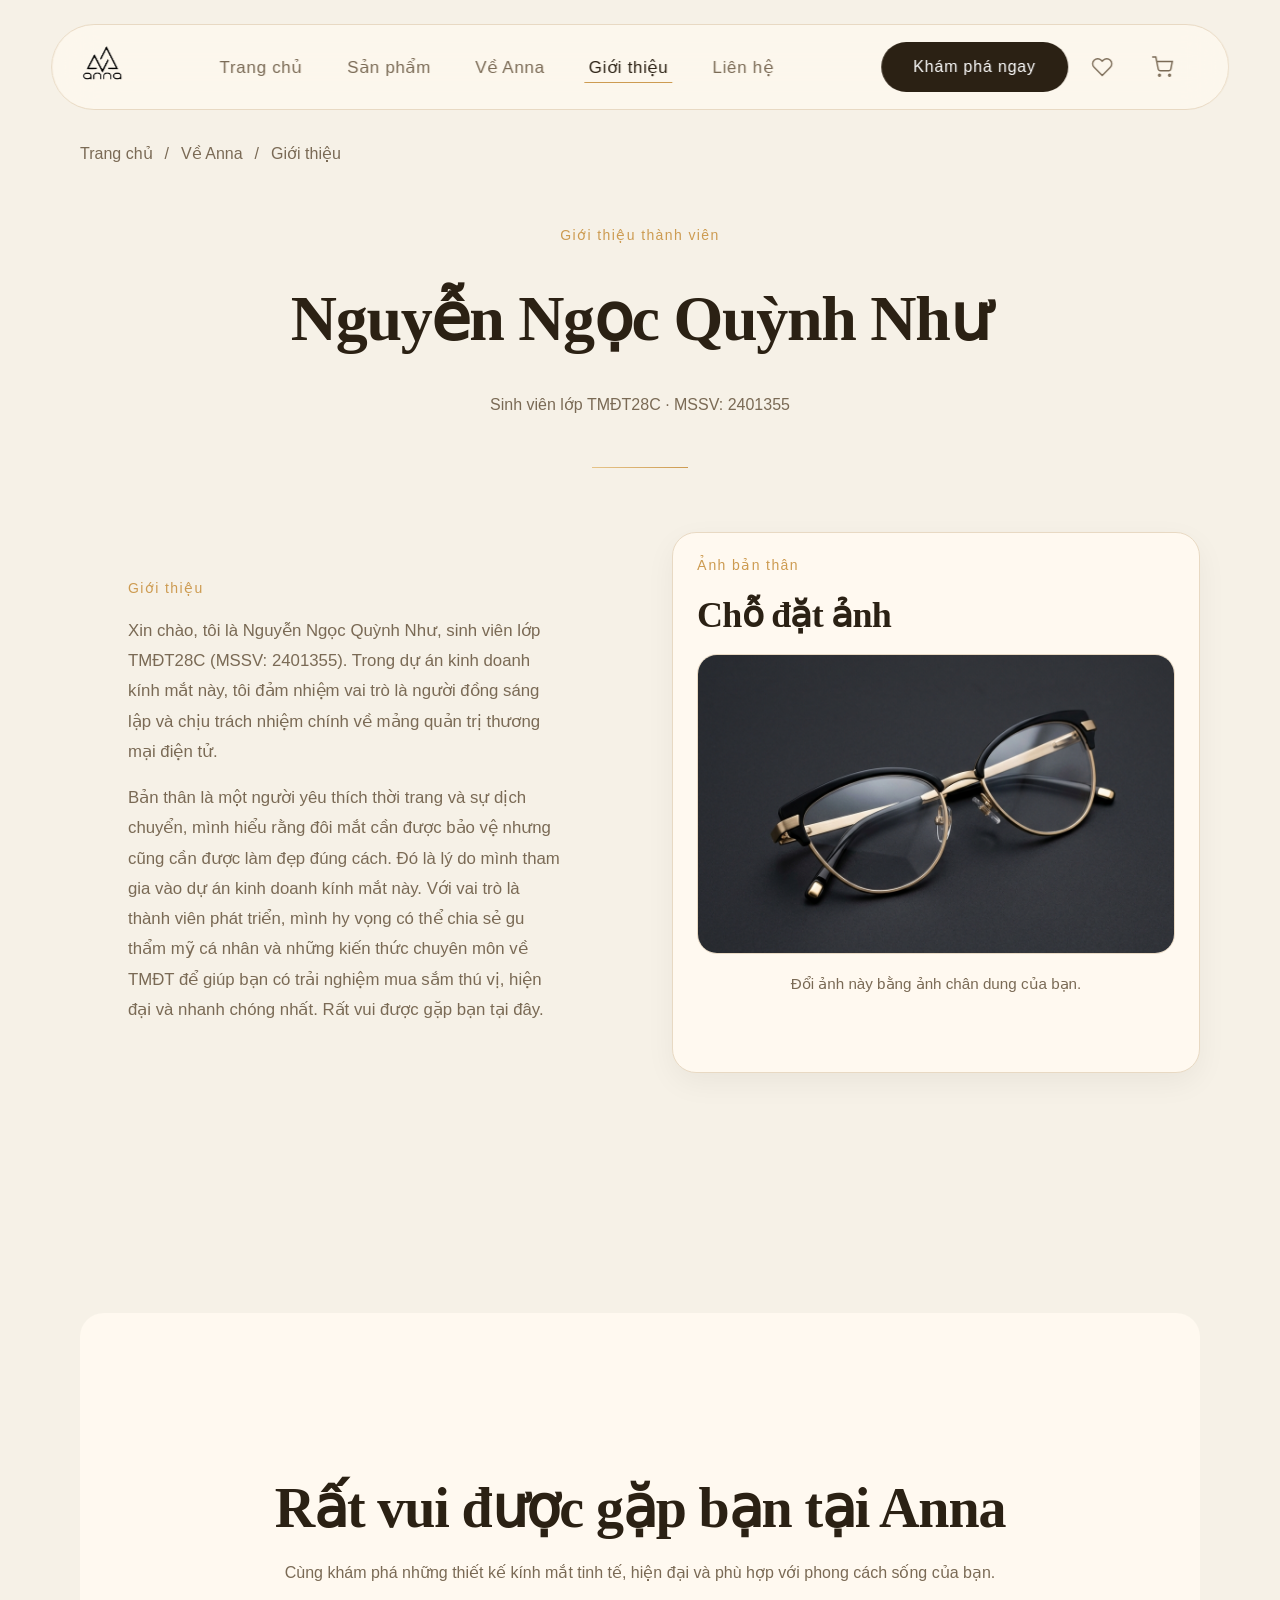
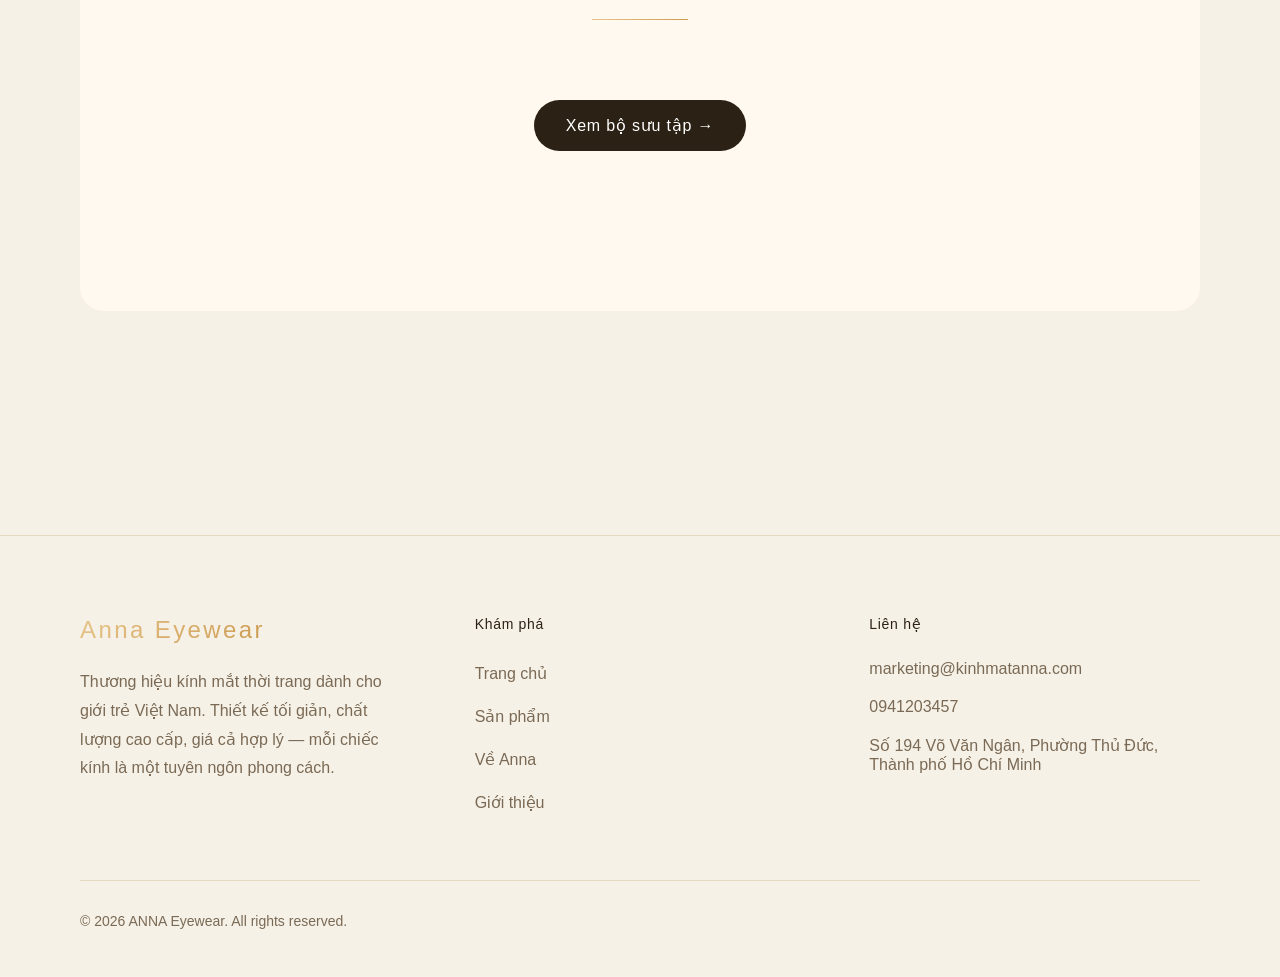
<file: ex-about-us.html>
<!doctype html>
<html lang="vi">
<head>
  <meta charset="UTF-8" />
  <meta name="viewport" content="width=device-width, initial-scale=1.0" />
  <title>Nguyễn Ngọc Quỳnh Như | Anna Eyewear</title>
  <meta name="description" content="Giới thiệu Nguyễn Ngọc Quỳnh Như - thành viên dự án Anna Eyewear." />
  <link rel="icon" href="logo_anna_header.svg" type="image/svg+xml" sizes="any" />
  <link rel="stylesheet" href="assets/css/style.css?v=2" />
</head>
<body data-page="about-member">
  <header class="site-header">
    <div class="nav-shell">
      <a class="brand" href="index.html" aria-label="Anna Eyewear"><img src="assets/images/logo_anna.png" alt="ANNA" /></a>
      <nav class="nav-links">
        <a class="nav-link nav-link-main" href="index.html">Trang chủ</a>
        <a class="nav-link nav-link-main" href="san-pham.html">Sản phẩm</a>
        <a class="nav-link nav-link-main" href="ve-anna.html">Về Anna</a>
        <a class="nav-link nav-link-main active" href="ex-about-us.html">Giới thiệu</a>
        <a class="nav-link nav-link-main" href="lien-he.html">Liên hệ</a>
      </nav>
      <div class="nav-actions">
        <a class="btn-primary desktop-only" href="san-pham.html">Khám phá ngay</a>
        <button class="icon-button" id="nav-favorite-icon" aria-label="Yêu thích">
          <svg width="22" height="22" viewBox="0 0 24 24" fill="none" stroke="currentColor" stroke-width="1.5">
            <path d="M20.84 4.61a5.5 5.5 0 0 0-7.78 0L12 5.67l-1.06-1.06a5.5 5.5 0 0 0-7.78 7.78l1.06 1.06L12 21.23l7.78-7.78 1.06-1.06a5.5 5.5 0 0 0 0-7.78z" />
          </svg>
        </button>
        <button class="icon-button" id="nav-cart-icon" aria-label="Giỏ hàng">
          <svg width="22" height="22" viewBox="0 0 24 24" fill="none" stroke="currentColor" stroke-width="1.6">
            <circle cx="9" cy="21" r="1" />
            <circle cx="20" cy="21" r="1" />
            <path d="M1 1h4l2.68 13.39a2 2 0 0 0 2 1.61h9.72a2 2 0 0 0 2-1.61L23 6H6" />
          </svg>
        </button>
      </div>
    </div>
  </header>

  <main class="page-root">
    <div class="container-main">
      <div class="breadcrumb"><a href="index.html">Trang chủ</a><span>/</span><a href="ve-anna.html">Về Anna</a><span>/</span><span>Giới thiệu</span></div>

      <section class="page-hero">
        <p class="eyebrow">Giới thiệu thành viên</p>
        <h1 class="section-title" style="font-size: clamp(2.5rem, 5vw, 4rem)">Nguyễn Ngọc Quỳnh Như</h1>
        <p class="section-sub">Sinh viên lớp TMĐT28C · MSSV: 2401355</p>
        <div class="section-divider"></div>
      </section>

      <section class="story-grid alt section-spacing" style="padding-top: 0; margin-bottom: 5rem;">
        <article class="animate-fade-in" style="padding: clamp(2rem, 4vw, 3rem);">
          <p class="eyebrow">Giới thiệu</p>
          <p class="about-copy" style="font-size: 1.05rem; margin: 0 0 1rem;">Xin chào, tôi là Nguyễn Ngọc Quỳnh Như, sinh viên lớp TMĐT28C (MSSV: 2401355). Trong dự án kinh doanh kính mắt này, tôi đảm nhiệm vai trò là người đồng sáng lập và chịu trách nhiệm chính về mảng quản trị thương mại điện tử.</p>
          <p class="about-copy" style="font-size: 1.05rem; margin: 0;">Bản thân là một người yêu thích thời trang và sự dịch chuyển, mình hiểu rằng đôi mắt cần được bảo vệ nhưng cũng cần được làm đẹp đúng cách. Đó là lý do mình tham gia vào dự án kinh doanh kính mắt này. Với vai trò là thành viên phát triển, mình hy vọng có thể chia sẻ gu thẩm mỹ cá nhân và những kiến thức chuyên môn về TMĐT để giúp bạn có trải nghiệm mua sắm thú vị, hiện đại và nhanh chóng nhất. Rất vui được gặp bạn tại đây.</p>
        </article>

        <aside class="glass animate-float card" style="padding: 1.5rem; border-radius: 1.5rem; align-self: stretch; min-height: 100%; display: flex; flex-direction: column;">
          <div class="section-header" style="margin-bottom: 1rem; text-align: left;">
            <p class="eyebrow">Ảnh bản thân</p>
            <h2 class="section-title" style="font-size: clamp(1.5rem, 3vw, 2.25rem);">Chỗ đặt ảnh</h2>
          </div>
          <div style="aspect-ratio: 4 / 4.2; min-height: 240px; max-height: 300px; border-radius: 1.25rem; overflow: hidden; background: var(--color-bg-alt); border: 1px solid var(--color-stroke);">
            <img src="assets/images/product.png" alt="Ảnh Nguyễn Ngọc Quỳnh Như" style="width: 100%; height: 100%; object-fit: cover;" />
          </div>
          <p class="about-copy" style="font-size: 0.95rem; margin: 1rem 0 0; text-align: center;">Đổi ảnh này bằng ảnh chân dung của bạn.</p>
        </aside>
      </section>

      <section class="contact-surface section-spacing" style="border-radius: 1.5rem; margin-bottom: 5rem;">
        <div class="section-header">
          <h2 class="section-title" style="font-size: clamp(2rem, 5vw, 3.5rem)">Rất vui được gặp bạn tại Anna</h2>
          <p class="section-sub">Cùng khám phá những thiết kế kính mắt tinh tế, hiện đại và phù hợp với phong cách sống của bạn.</p>
          <div class="section-divider"></div>
        </div>
        <div style="text-align: center;"><a class="btn-primary" href="san-pham.html">Xem bộ sưu tập →</a></div>
      </section>
    </div>
  </main>

  <footer class="site-footer">
    <div class="container-main">
      <div class="footer-main">
        <div><a href="index.html" class="accent-gradient-text" style="font-size: 1.5rem; letter-spacing: 0.1em; font-weight: 400; display: inline-block; margin-bottom: 1.5rem;">Anna Eyewear</a><p style="font-size: 1rem; color: var(--color-muted); line-height: 1.8; font-weight: 300; max-width: 320px; margin: 0;">Thương hiệu kính mắt thời trang dành cho giới trẻ Việt Nam. Thiết kế tối giản, chất lượng cao cấp, giá cả hợp lý — mỗi chiếc kính là một tuyên ngôn phong cách.</p></div>
        <div><h3 style="font-size: 0.875rem; letter-spacing: 0.05em; font-weight: 500; margin: 0 0 1.75rem;">Khám phá</h3><div style="display: flex; flex-direction: column; gap: 1rem;"><a href="index.html" class="nav-link" style="font-size: 1rem; color: var(--color-muted); padding: 0.25rem 0;">Trang chủ</a><a href="san-pham.html" class="nav-link" style="font-size: 1rem; color: var(--color-muted); padding: 0.25rem 0;">Sản phẩm</a><a href="ve-anna.html" class="nav-link" style="font-size: 1rem; color: var(--color-muted); padding: 0.25rem 0;">Về Anna</a><a href="ex-about-us.html" class="nav-link" style="font-size: 1rem; color: var(--color-muted); padding: 0.25rem 0;">Giới thiệu</a></div></div>
        <div><h3 style="font-size: 0.875rem; letter-spacing: 0.05em; font-weight: 500; margin: 0 0 1.75rem;">Liên hệ</h3><div style="display: flex; flex-direction: column; gap: 1.25rem; color: var(--color-muted);"><span>marketing@kinhmatanna.com</span><span>0941203457</span><span>Số 194 Võ Văn Ngân, Phường Thủ Đức, Thành phố Hồ Chí Minh</span></div></div>
      </div>
      <div class="footer-bottom"><p style="font-size: 0.875rem; color: var(--color-muted); margin: 0;">© 2026 ANNA Eyewear. All rights reserved.</p></div>
    </div>
  </footer>
</body>
</html>
</file>
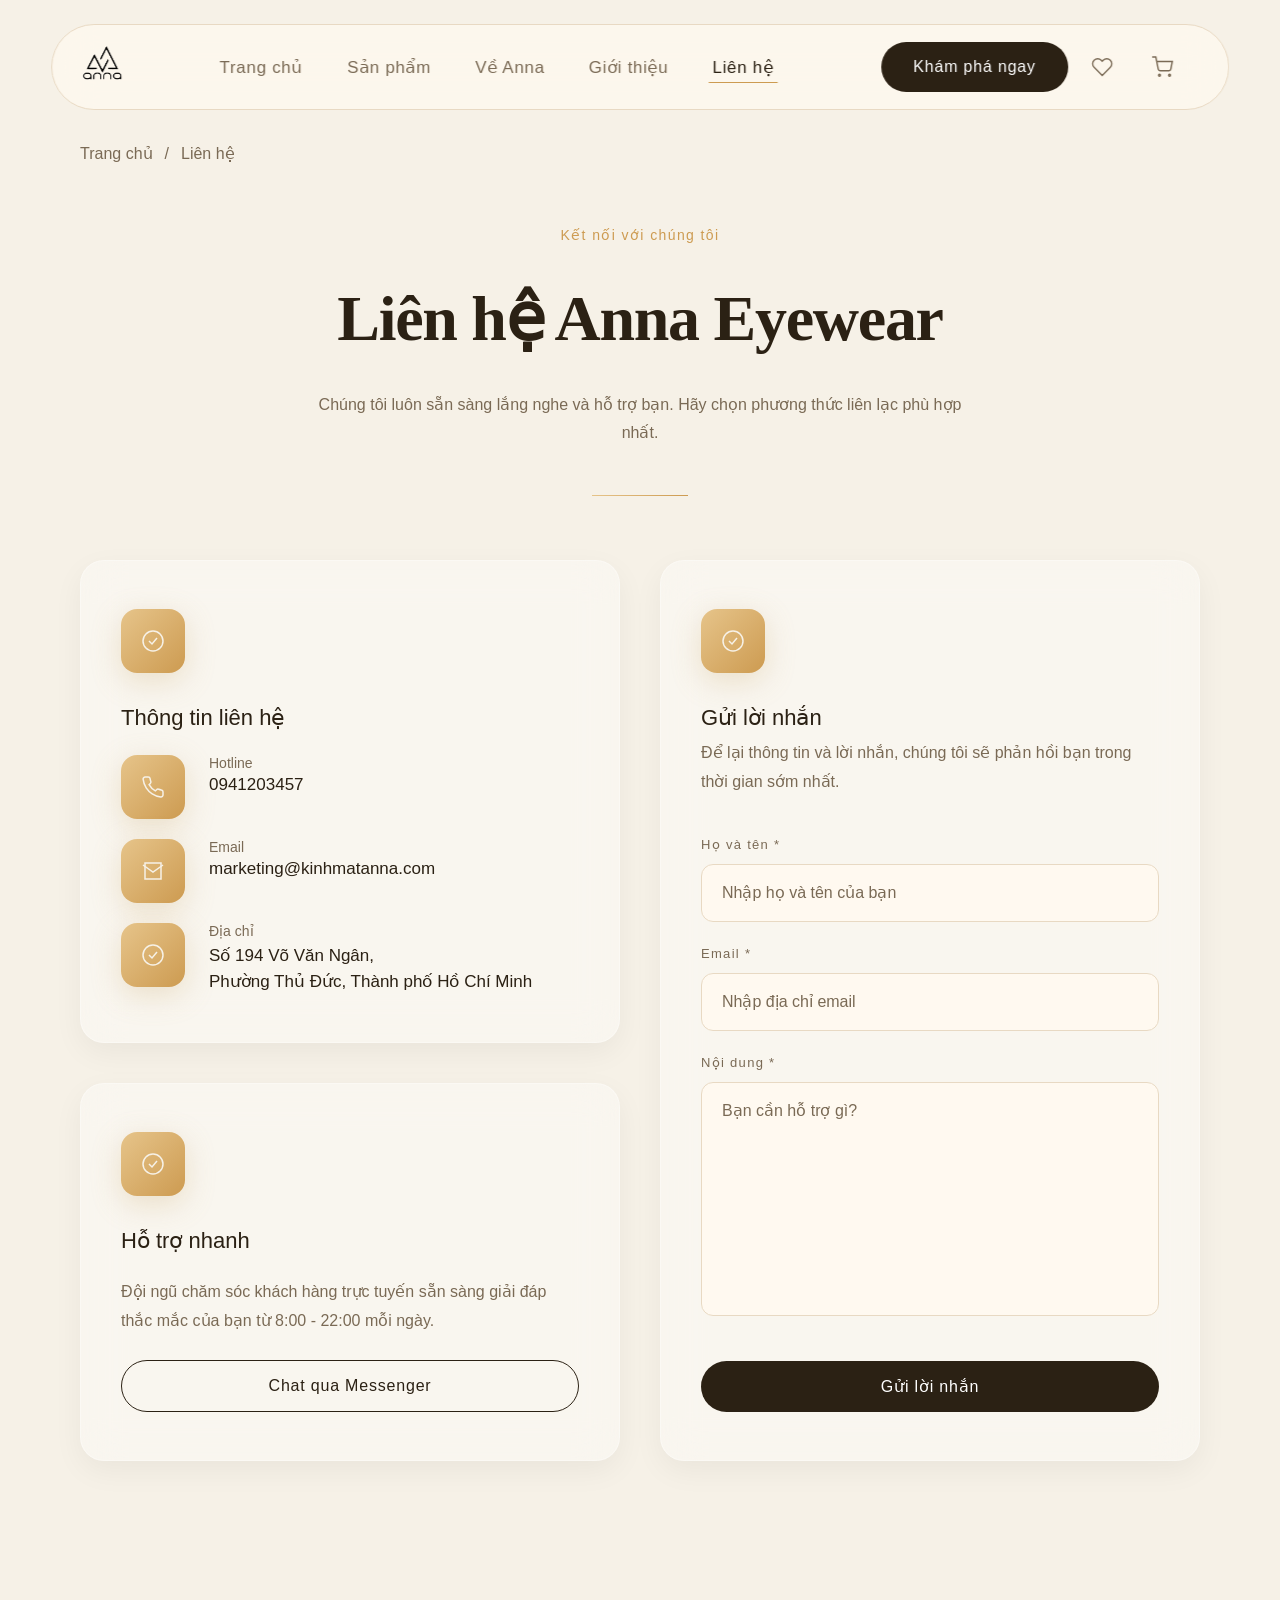
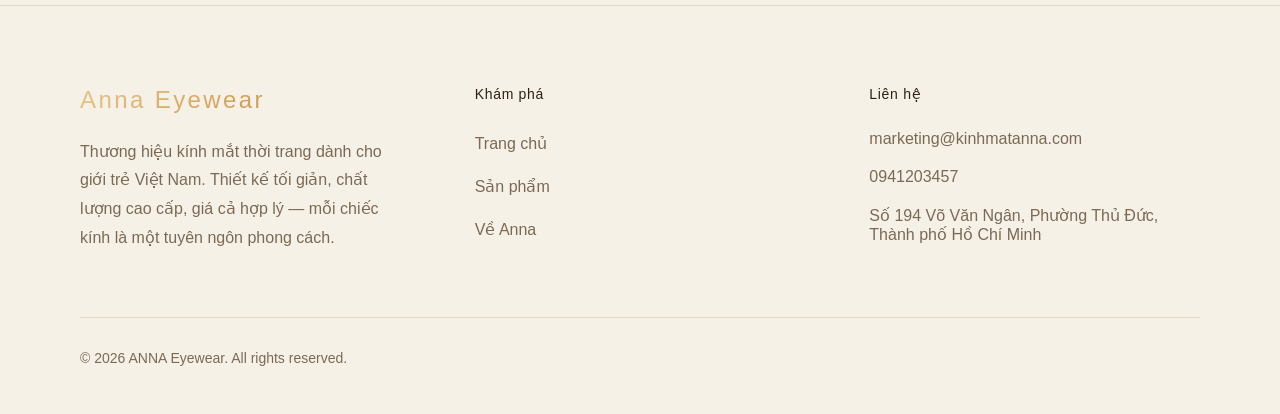
<file: lien-he.html>
<!doctype html>
<html lang="vi">

<head>
  <meta charset="UTF-8" />
  <meta name="viewport" content="width=device-width, initial-scale=1.0" />
  <title>Anna Eyewear | Kính mắt thời trang cao cấp</title>
  <meta name="description"
    content="Anna Eyewear | Thương hiệu kính mắt thời trang với thiết kế tinh tế, hiện đại và cá tính dành cho phong cách sống trẻ." />
  <link rel="icon" href="logo_anna_header.svg" type="image/svg+xml" sizes="any" />
  <link rel="stylesheet" href="assets/css/style.css?v=2" />
</head>

<body data-page="contact">
  <header class="site-header">
    <div class="nav-shell">
      <a class="brand" href="index.html"><img src="assets/images/logo_anna.png" alt="ANNA" /></a>
      <nav class="nav-links">
        <a class="nav-link nav-link-main" href="index.html">Trang chủ</a>
        <a class="nav-link nav-link-main" href="san-pham.html">Sản phẩm</a>
        <a class="nav-link nav-link-main" href="ve-anna.html">Về Anna</a>
        <a class="nav-link nav-link-main" href="ex-about-us.html">Giới thiệu</a>
        <a class="nav-link nav-link-main active" href="lien-he.html">Liên hệ</a>
      </nav>
      <div class="nav-actions">
        <a class="btn-primary desktop-only" href="san-pham.html">Khám phá ngay</a>
        <button class="icon-button" id="nav-favorite-icon" data-open-drawer="favorite" aria-label="Yêu thích">
          <svg width="22" height="22" viewBox="0 0 24 24" fill="none" stroke="currentColor" stroke-width="1.5">
            <path
              d="M20.84 4.61a5.5 5.5 0 0 0-7.78 0L12 5.67l-1.06-1.06a5.5 5.5 0 0 0-7.78 7.78l1.06 1.06L12 21.23l7.78-7.78 1.06-1.06a5.5 5.5 0 0 0 0-7.78z" />
          </svg><span class="icon-badge accent-gradient" data-favorite-count hidden>0</span>
        </button>
        <button class="icon-button" id="nav-cart-icon" data-open-drawer="cart" aria-label="Giỏ hàng">
          <svg width="22" height="22" viewBox="0 0 24 24" fill="none" stroke="currentColor" stroke-width="1.6">
            <circle cx="9" cy="21" r="1" />
            <circle cx="20" cy="21" r="1" />
            <path d="M1 1h4l2.68 13.39a2 2 0 0 0 2 1.61h9.72a2 2 0 0 0 2-1.61L23 6H6" />
          </svg><span class="icon-badge accent-gradient" data-cart-count hidden>0</span>
        </button>
        <button class="icon-button menu-toggle" data-menu-toggle aria-label="Mở menu">
          <svg width="22" height="22" viewBox="0 0 24 24" fill="none" stroke="currentColor" stroke-width="1.5">
            <line x1="3" y1="6" x2="21" y2="6" />
            <line x1="3" y1="12" x2="21" y2="12" />
            <line x1="3" y1="18" x2="21" y2="18" />
          </svg>
        </button>
      </div>
    </div>
  </header>

  <div class="mobile-menu" data-mobile-menu>
    <nav>
      <a class="nav-link nav-link-main" href="index.html">Trang chủ</a>
      <a class="nav-link nav-link-main" href="san-pham.html">Sản phẩm</a>
      <a class="nav-link nav-link-main" href="ve-anna.html">Về Anna</a>
      <a class="nav-link nav-link-main" href="ex-about-us.html">Giới thiệu</a>
      <a class="nav-link nav-link-main active" href="lien-he.html">Liên hệ</a>
    </nav>
  </div>

  <main class="page-root">
    <div class="container-main">
      <div class="breadcrumb">
        <a href="index.html">Trang chủ</a>
        <span>/</span>
        <span>Liên hệ</span>
      </div>

      <section class="page-hero"><p class="eyebrow">Kết nối với chúng tôi</p><h1 class="section-title" style="font-size: clamp(2.5rem, 5vw, 4rem)">Liên hệ Anna Eyewear</h1><p class="section-sub">Chúng tôi luôn sẵn sàng lắng nghe và hỗ trợ bạn. Hãy chọn phương thức liên lạc phù hợp nhất.</p><div class="section-divider"></div></section><section class="contact-page-grid"><div style="display: flex; flex-direction: column; gap: 2.5rem"><article class="glass" style="padding: 3rem 2.5rem; border-radius: 1.5rem"><div class="icon-box" style="margin-bottom: 2rem"><svg width="24" height="24" viewBox="0 0 24 24" fill="none" stroke="currentColor" stroke-width="1.5"><circle cx="12" cy="12" r="10" /><path d="M8 12l3 3 5-6" /></svg></div><h3 style="font-size: 1.375rem; margin: 0 0 1.5rem; font-weight: 500;">Thông tin liên hệ</h3><div style="display: flex; flex-direction: column; gap: 1.25rem"><div class="contact-line"><div class="icon-box"><svg width="24" height="24" viewBox="0 0 24 24" fill="none" stroke="currentColor" stroke-width="1.5"><path d="M22 16.92v3a2 2 0 0 1-2.18 2 19.8 19.8 0 0 1-8.63-3.07 19.5 19.5 0 0 1-6-6A19.8 19.8 0 0 1 2.12 4.18 2 2 0 0 1 4.11 2h3a2 2 0 0 1 2 1.72c.12.9.33 1.77.63 2.61a2 2 0 0 1-.45 2.11L8.09 9.64a16 16 0 0 0 6.27 6.27l1.2-1.2a2 2 0 0 1 2.11-.45c.84.3 1.71.51 2.61.63A2 2 0 0 1 22 16.92z" /></svg></div><div><p style="font-size: 0.875rem; color: var(--color-muted); margin: 0 0 0.25rem;">Hotline</p><p style="font-size: 1.0625rem; margin: 0">0941203457</p></div></div><div class="contact-line"><div class="icon-box"><svg width="24" height="24" viewBox="0 0 24 24" fill="none" stroke="currentColor" stroke-width="1.5"><path d="M4 4h16v16H4z" /><path d="M22 6l-10 7L2 6" /></svg></div><div><p style="font-size: 0.875rem; color: var(--color-muted); margin: 0 0 0.25rem;">Email</p><p style="font-size: 1.0625rem; margin: 0">marketing@kinhmatanna.com</p></div></div><div class="contact-line"><div class="icon-box"><svg width="24" height="24" viewBox="0 0 24 24" fill="none" stroke="currentColor" stroke-width="1.5"><circle cx="12" cy="12" r="10" /><path d="M8 12l3 3 5-6" /></svg></div><div><p style="font-size: 0.875rem; color: var(--color-muted); margin: 0 0 0.25rem;">Địa chỉ</p><p style="font-size: 1.0625rem; line-height: 1.5; margin: 0">Số 194 Võ Văn Ngân,<br />Phường Thủ Đức, Thành phố Hồ Chí Minh</p></div></div></div></article><article class="glass" style="padding: 3rem 2.5rem; border-radius: 1.5rem"><div class="icon-box" style="margin-bottom: 2rem"><svg width="24" height="24" viewBox="0 0 24 24" fill="none" stroke="currentColor" stroke-width="1.5"><circle cx="12" cy="12" r="10" /><path d="M8 12l3 3 5-6" /></svg></div><h3 style="font-size: 1.375rem; margin: 0 0 1.5rem; font-weight: 500;">Hỗ trợ nhanh</h3><p style="font-size: 1rem; color: var(--color-muted); line-height: 1.8; font-weight: 300; margin: 0 0 1.5rem;">Đội ngũ chăm sóc khách hàng trực tuyến sẵn sàng giải đáp thắc mắc của bạn từ 8:00 - 22:00 mỗi ngày.</p><button class="btn-outline" style="width: 100%; padding: 1rem">Chat qua Messenger</button></article></div><article class="glass" style="padding: 3rem 2.5rem; border-radius: 1.5rem; display: flex; flex-direction: column;"><div class="icon-box" style="margin-bottom: 2rem"><svg width="24" height="24" viewBox="0 0 24 24" fill="none" stroke="currentColor" stroke-width="1.5"><circle cx="12" cy="12" r="10" /><path d="M8 12l3 3 5-6" /></svg></div><h3 style="font-size: 1.375rem; margin: 0 0 0.5rem; font-weight: 500">Gửi lời nhắn</h3><p style="font-size: 1rem; color: var(--color-muted); line-height: 1.8; font-weight: 300; margin: 0 0 2.5rem;">Để lại thông tin và lời nhắn, chúng tôi sẽ phản hồi bạn trong thời gian sớm nhất.</p><form class="form-grid" style="flex: 1"><div><label class="label">Họ và tên *</label><input type="text" required class="input-base" placeholder="Nhập họ và tên của bạn" /></div><div><label class="label">Email *</label><input type="email" required class="input-base" placeholder="Nhập địa chỉ email" /></div><div style="flex: 1"><label class="label">Nội dung *</label><textarea required rows="5" class="input-base" style="resize: none; height: calc(100% - 2rem)" placeholder="Bạn cần hỗ trợ gì?"></textarea></div><button type="submit" class="btn-primary" style="margin-top: 1rem; padding: 1rem">Gửi lời nhắn</button></form></article></section>
    </div>
  </main>

  <footer class="site-footer">
    <div class="container-main">
      <div class="footer-main">
        <div>
          <a href="index.html" class="accent-gradient-text" style="font-size: 1.5rem; letter-spacing: 0.1em; font-weight: 400; display: inline-block; margin-bottom: 1.5rem;">Anna Eyewear</a>
          <p style="font-size: 1rem; color: var(--color-muted); line-height: 1.8; font-weight: 300; max-width: 320px; margin: 0;">Thương hiệu kính mắt thời trang dành cho giới trẻ Việt Nam. Thiết kế tối giản, chất lượng cao cấp, giá cả hợp lý — mỗi chiếc kính là một tuyên ngôn phong cách.</p>
        </div>
        <div>
          <h3 style="font-size: 0.875rem; letter-spacing: 0.05em; font-weight: 500; margin: 0 0 1.75rem;">Khám phá</h3>
          <div style="display: flex; flex-direction: column; gap: 1rem;"><a href="index.html" class="nav-link" style="font-size: 1rem; color: var(--color-muted); padding: 0.25rem 0;">Trang chủ</a><a href="san-pham.html" class="nav-link" style="font-size: 1rem; color: var(--color-muted); padding: 0.25rem 0;">Sản phẩm</a><a href="ve-anna.html" class="nav-link" style="font-size: 1rem; color: var(--color-muted); padding: 0.25rem 0;">Về Anna</a></div>
        </div>
        <div>
          <h3 style="font-size: 0.875rem; letter-spacing: 0.05em; font-weight: 500; margin: 0 0 1.75rem;">Liên hệ</h3>
          <div style="display: flex; flex-direction: column; gap: 1.25rem; color: var(--color-muted);"><span>marketing@kinhmatanna.com</span><span>0941203457</span><span>Số 194 Võ Văn Ngân, Phường Thủ Đức, Thành phố Hồ Chí Minh</span></div>
        </div>
      </div>
      <div class="footer-bottom">
        <p style="font-size: 0.875rem; color: var(--color-muted); margin: 0;">© 2026 ANNA Eyewear. All rights reserved.</p>
      </div>
    </div>
  </footer>

  <div class="overlay" data-overlay></div>
  <aside class="drawer" data-drawer="cart">
    <div class="drawer-header">
      <h2 class="drawer-title">Giỏ hàng</h2>
      <button class="icon-button" data-close-ui aria-label="Đóng giỏ hàng">
        <svg width="24" height="24" viewBox="0 0 24 24" fill="none" stroke="currentColor" stroke-width="1.5">
          <path d="M18 6L6 18M6 6l12 12" />
        </svg>
      </button>
    </div>
    <div class="drawer-body" data-cart-body></div>
    <div class="drawer-footer" data-cart-footer hidden>
      <div class="drawer-summary">
        <span style="font-size: 1.0625rem; color: var(--color-muted)">Tổng cộng</span><span class="accent-gradient-text"
          style="font-size: 1.5rem; font-weight: 600" data-cart-total>0đ</span>
      </div>
      <button class="btn-primary" data-open-checkout style="width: 100%">
        Thanh toán
      </button>
    </div>
  </aside>
  <aside class="drawer" data-drawer="favorite">
    <div class="drawer-header">
      <h2 class="drawer-title" style="display: flex; align-items: center; gap: 0.75rem">
        <svg width="22" height="22" viewBox="0 0 24 24" fill="none" stroke="#f87171" stroke-width="1.5">
          <path
            d="M20.84 4.61a5.5 5.5 0 0 0-7.78 0L12 5.67l-1.06-1.06a5.5 5.5 0 0 0-7.78 7.78l1.06 1.06L12 21.23l7.78-7.78 1.06-1.06a5.5 5.5 0 0 0 0-7.78z" />
        </svg>Yêu thích
      </h2>
      <button class="icon-button" data-close-ui aria-label="Đóng yêu thích">
        <svg width="24" height="24" viewBox="0 0 24 24" fill="none" stroke="currentColor" stroke-width="1.5">
          <path d="M18 6L6 18M6 6l12 12" />
        </svg>
      </button>
    </div>
    <div class="drawer-body" data-favorite-body></div>
  </aside>
  <div data-checkout-shell class="checkout-modal-shell" hidden>
    <div class="checkout-modal animate-fade-in">
      <div class="checkout-header">
        <h2 class="drawer-title">Thanh toán</h2>
        <button class="icon-button" data-close-checkout aria-label="Đóng thanh toán">
          <svg width="24" height="24" viewBox="0 0 24 24" fill="none" stroke="currentColor" stroke-width="1.5">
            <path d="M18 6L6 18M6 6l12 12" />
          </svg>
        </button>
      </div>
      <div class="checkout-success" data-checkout-success hidden>
        <div class="checkout-success-badge accent-gradient">
          <svg width="36" height="36" viewBox="0 0 24 24" fill="none" stroke="var(--color-bg)" stroke-width="2">
            <path d="M20 6L9 17l-5-5" />
          </svg>
        </div>
        <h3 class="font-display" style="
              font-size: 1.75rem;
              color: var(--color-text-primary);
              margin: 0 0 0.75rem;
            ">
          Đặt hàng thành công!
        </h3>
        <p style="font-size: 1rem; color: var(--color-muted); margin: 0">
          Chúng tôi sẽ liên hệ với bạn sớm nhất.
        </p>
      </div>
      <form class="checkout-form" data-checkout-form>
        <div class="form-grid">
          <div>
            <label class="label">Họ và tên *</label><input type="text" required class="input-base"
              placeholder="Nhập họ và tên" />
          </div>
          <div>
            <label class="label">Số điện thoại *</label><input type="tel" required class="input-base"
              placeholder="Nhập số điện thoại" />
          </div>
          <div>
            <label class="label">Địa chỉ *</label><input type="text" required class="input-base"
              placeholder="Nhập địa chỉ giao hàng" />
          </div>
          <div>
            <label class="label">Ghi chú</label><textarea rows="3" class="input-base" style="resize: none"
              placeholder="Ghi chú thêm (không bắt buộc)"></textarea>
          </div>
        </div>
        <div style="
              padding-top: 1.5rem;
              border-top: 1px solid var(--color-stroke);
              margin-top: 2rem;
            ">
          <div style="
                display: flex;
                justify-content: space-between;
                align-items: center;
                margin-bottom: 1.5rem;
                gap: 1rem;
              ">
            <span style="font-size: 1rem; color: var(--color-muted)" data-checkout-count>0 sản phẩm</span><span
              class="accent-gradient-text" style="font-size: 1.375rem; font-weight: 600" data-checkout-total>0đ</span>
          </div>
          <button type="submit" class="btn-primary" style="width: 100%">
            Xác nhận đặt hàng
          </button>
        </div>
      </form>
    </div>
  </div>
  <div data-product-modal-root></div>
  <div class="toast" data-toast></div>
 
</body>

</html>
</file>
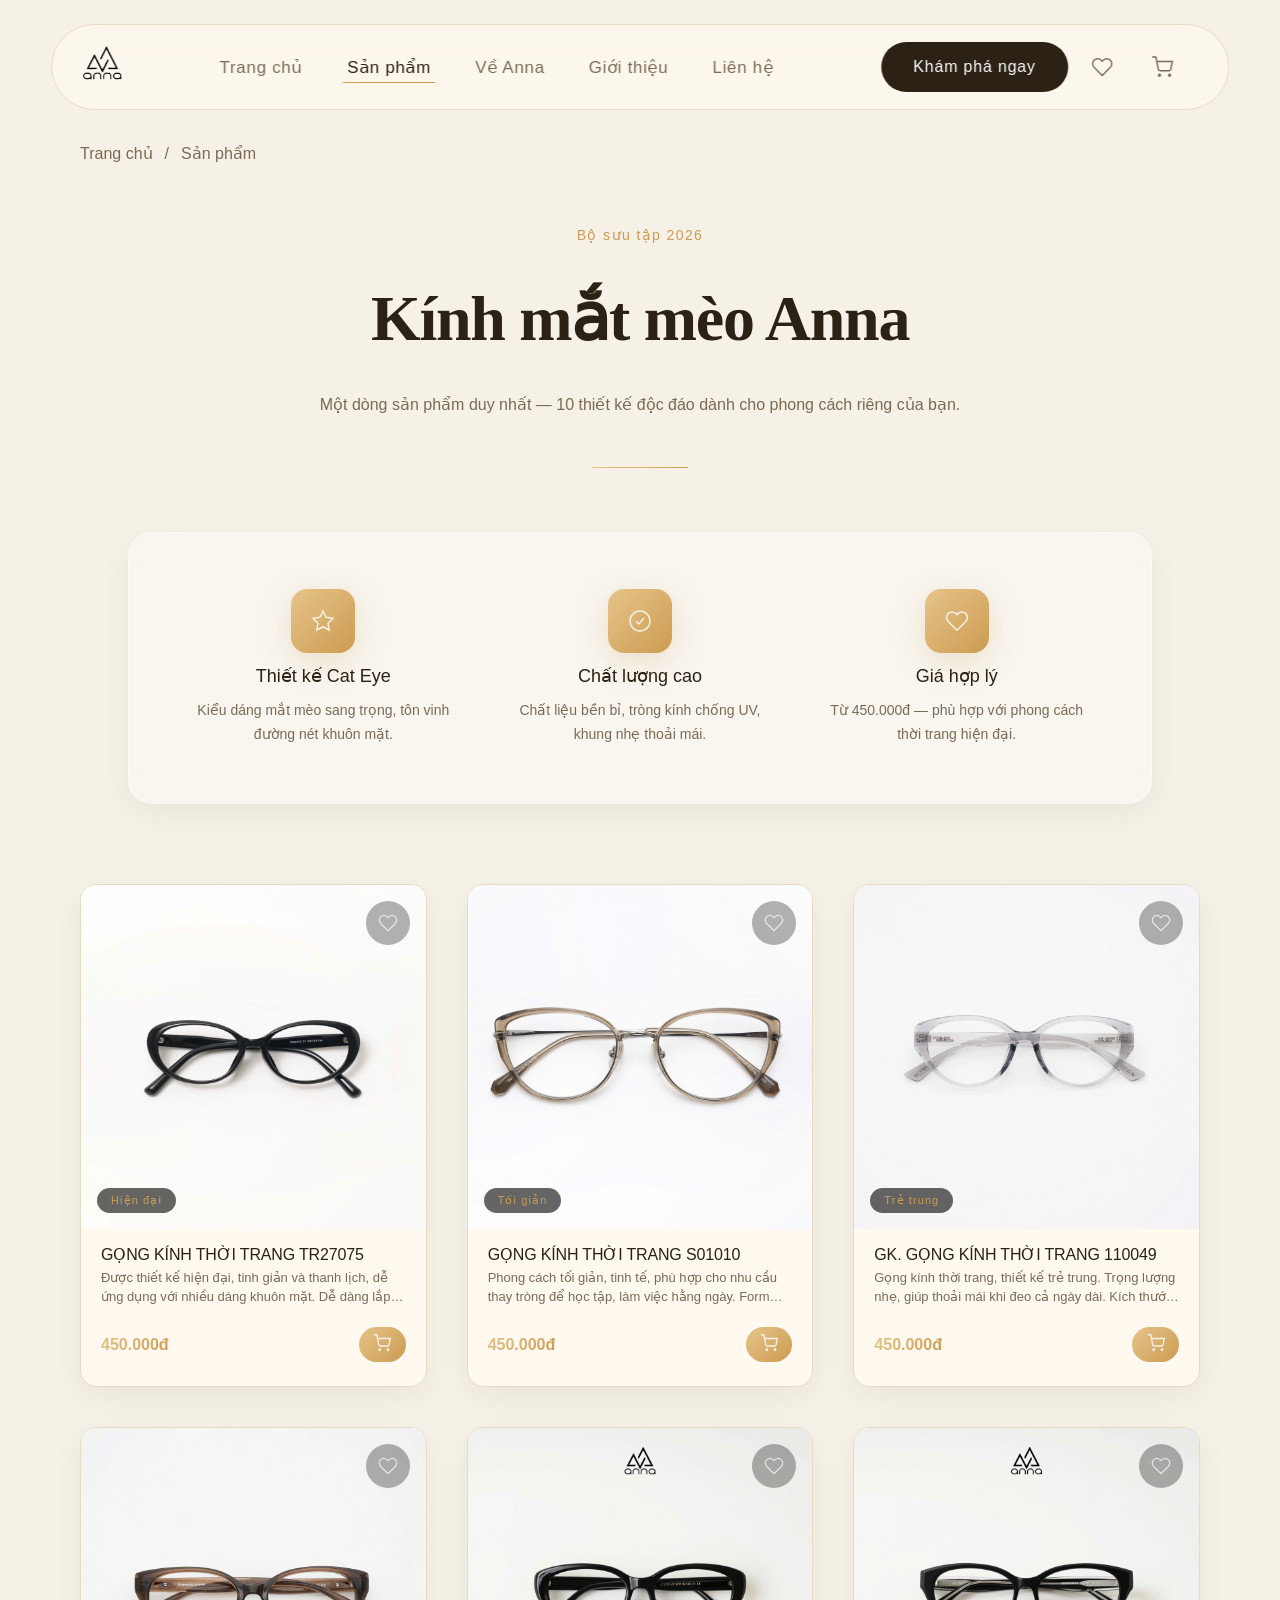
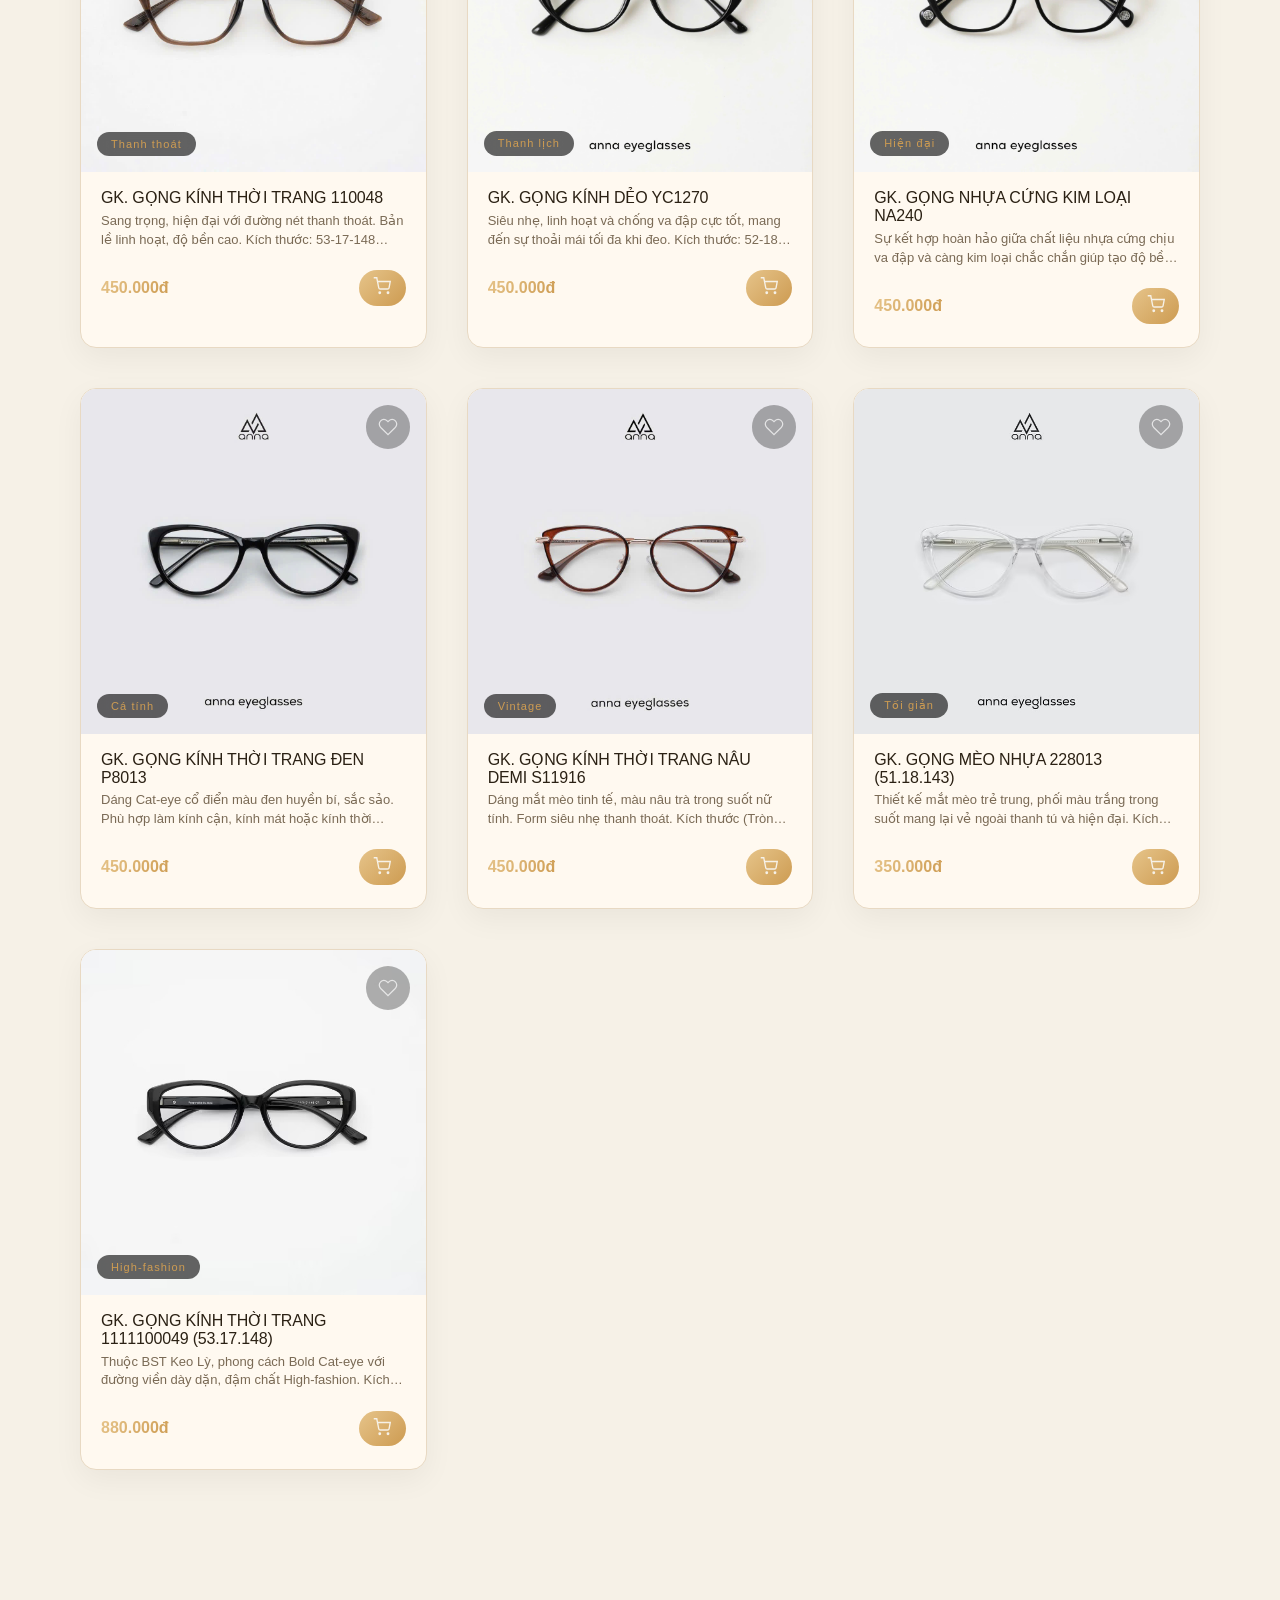
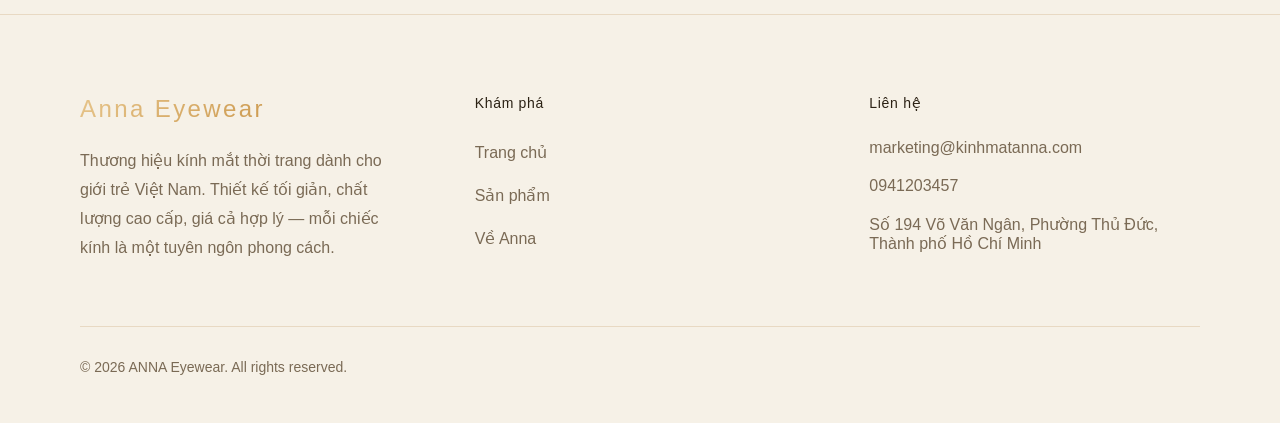
<file: san-pham.html>
<!doctype html>
<html lang="vi">
  <head>
    <meta charset="UTF-8" />
    <meta name="viewport" content="width=device-width, initial-scale=1.0" />
    <title>Anna Eyewear | Kính mắt thời trang cao cấp</title>
    <meta
      name="description"
      content="Anna Eyewear | Thương hiệu kính mắt thời trang với thiết kế tinh tế, hiện đại và cá tính dành cho phong cách sống trẻ."
    />
    <link
      rel="icon"
      href="logo_anna_header.svg"
      type="image/svg+xml"
      sizes="any"
    />
    <link rel="stylesheet" href="assets/css/style.css?v=2" />
  </head>

  <body data-page="products">
    <header class="site-header">
      <div class="nav-shell">
        <a class="brand" href="index.html"
          ><img src="assets/images/logo_anna.png" alt="ANNA"
        /></a>
        <nav class="nav-links">
          <a class="nav-link nav-link-main" href="index.html">Trang chủ</a>
          <a class="nav-link nav-link-main active" href="san-pham.html"
            >Sản phẩm</a
          >
          <a class="nav-link nav-link-main" href="ve-anna.html">Về Anna</a>
          <a class="nav-link nav-link-main" href="ex-about-us.html">Giới thiệu</a>
          <a class="nav-link nav-link-main" href="lien-he.html">Liên hệ</a>
        </nav>
        <div class="nav-actions">
          <a class="btn-primary desktop-only" href="san-pham.html"
            >Khám phá ngay</a
          >
          <button
            class="icon-button"
            id="nav-favorite-icon"
            data-open-drawer="favorite"
            aria-label="Yêu thích"
          >
            <svg
              width="22"
              height="22"
              viewBox="0 0 24 24"
              fill="none"
              stroke="currentColor"
              stroke-width="1.5"
            >
              <path
                d="M20.84 4.61a5.5 5.5 0 0 0-7.78 0L12 5.67l-1.06-1.06a5.5 5.5 0 0 0-7.78 7.78l1.06 1.06L12 21.23l7.78-7.78 1.06-1.06a5.5 5.5 0 0 0 0-7.78z"
              /></svg
            ><span class="icon-badge accent-gradient" data-favorite-count hidden
              >0</span
            >
          </button>
          <button
            class="icon-button"
            id="nav-cart-icon"
            data-open-drawer="cart"
            aria-label="Giỏ hàng"
          >
            <svg
              width="22"
              height="22"
              viewBox="0 0 24 24"
              fill="none"
              stroke="currentColor"
              stroke-width="1.6"
            >
              <circle cx="9" cy="21" r="1" />
              <circle cx="20" cy="21" r="1" />
              <path
                d="M1 1h4l2.68 13.39a2 2 0 0 0 2 1.61h9.72a2 2 0 0 0 2-1.61L23 6H6"
              /></svg
            ><span class="icon-badge accent-gradient" data-cart-count hidden
              >0</span
            >
          </button>
          <button
            class="icon-button menu-toggle"
            data-menu-toggle
            aria-label="Mở menu"
          >
            <svg
              width="22"
              height="22"
              viewBox="0 0 24 24"
              fill="none"
              stroke="currentColor"
              stroke-width="1.5"
            >
              <line x1="3" y1="6" x2="21" y2="6" />
              <line x1="3" y1="12" x2="21" y2="12" />
              <line x1="3" y1="18" x2="21" y2="18" />
            </svg>
          </button>
        </div>
      </div>
    </header>

    <div class="mobile-menu" data-mobile-menu>
      <nav>
        <a class="nav-link nav-link-main" href="index.html">Trang chủ</a>
        <a class="nav-link nav-link-main active" href="san-pham.html"
          >Sản phẩm</a
        >
        <a class="nav-link nav-link-main" href="ve-anna.html">Về Anna</a>
        <a class="nav-link nav-link-main" href="ex-about-us.html">Giới thiệu</a>
        <a class="nav-link nav-link-main" href="lien-he.html">Liên hệ</a>
      </nav>
    </div>

    <main class="page-root">
      <div class="container-main">
        <div class="breadcrumb">
          <a href="index.html">Trang chủ</a>
          <span>/</span>
          <span>Sản phẩm</span>
        </div>

        <section class="page-hero">
          <p class="eyebrow">Bộ sưu tập 2026</p>
          <h1 class="section-title" style="font-size: clamp(2.5rem, 5vw, 4rem)">
            Kính mắt mèo Anna
          </h1>
          <p class="section-sub">
            Một dòng sản phẩm duy nhất — 10 thiết kế độc đáo dành cho phong cách
            riêng của bạn.
          </p>
          <div class="section-divider"></div>
        </section>

        <section
          class="glass"
          style="
            max-width: 64rem;
            margin: 0 auto 5rem;
            padding: 3.5rem;
            border-radius: 1.5rem;
          "
        >
          <div class="feature-grid" style="justify-items: center">
            <div
              style="
                display: flex;
                flex-direction: column;
                align-items: center;
                text-align: center;
                max-width: 260px;
                gap: 0.75rem;
              "
            >
              <div class="icon-box">
                <svg
                  width="24"
                  height="24"
                  viewBox="0 0 24 24"
                  fill="none"
                  stroke="white"
                  stroke-width="1.5"
                >
                  <path
                    d="M12 2l3.09 6.26L22 9.27l-5 4.87 1.18 6.88L12 17.77l-6.18 3.25L7 14.14 2 9.27l6.91-1.01L12 2z"
                  />
                </svg>
              </div>
              <h3 style="margin: 0; font-size: 1.125rem; font-weight: 500">
                Thiết kế Cat Eye
              </h3>
              <p
                style="
                  margin: 0;
                  font-size: 0.875rem;
                  color: var(--color-muted);
                  line-height: 1.7;
                "
              >
                Kiểu dáng mắt mèo sang trọng, tôn vinh đường nét khuôn mặt.
              </p>
            </div>

            <div
              style="
                display: flex;
                flex-direction: column;
                align-items: center;
                text-align: center;
                max-width: 260px;
                gap: 0.75rem;
              "
            >
              <div class="icon-box">
                <svg
                  width="24"
                  height="24"
                  viewBox="0 0 24 24"
                  fill="none"
                  stroke="white"
                  stroke-width="1.5"
                >
                  <circle cx="12" cy="12" r="10" />
                  <path d="M8 12l3 3 5-6" />
                </svg>
              </div>
              <h3 style="margin: 0; font-size: 1.125rem; font-weight: 500">
                Chất lượng cao
              </h3>
              <p
                style="
                  margin: 0;
                  font-size: 0.875rem;
                  color: var(--color-muted);
                  line-height: 1.7;
                "
              >
                Chất liệu bền bỉ, tròng kính chống UV, khung nhẹ thoải mái.
              </p>
            </div>

            <div
              style="
                display: flex;
                flex-direction: column;
                align-items: center;
                text-align: center;
                max-width: 260px;
                gap: 0.75rem;
              "
            >
              <div class="icon-box">
                <svg
                  width="24"
                  height="24"
                  viewBox="0 0 24 24"
                  fill="none"
                  stroke="white"
                  stroke-width="1.5"
                >
                  <path
                    d="M20.84 4.61a5.5 5.5 0 0 0-7.78 0L12 5.67l-1.06-1.06a5.5 5.5 0 0 0-7.78 7.78l1.06 1.06L12 21.23l7.78-7.78 1.06-1.06a5.5 5.5 0 0 0 0-7.78z"
                  />
                </svg>
              </div>
              <h3 style="margin: 0; font-size: 1.125rem; font-weight: 500">
                Giá hợp lý
              </h3>
              <p
                style="
                  margin: 0;
                  font-size: 0.875rem;
                  color: var(--color-muted);
                  line-height: 1.7;
                "
              >
                Từ 450.000đ — phù hợp với phong cách thời trang hiện đại.
              </p>
            </div>
          </div>
        </section>

        <section>
          <div class="products-grid">
            <article class="product-card">
              <div class="product-image">
                <div class="product-quick-actions">
                  <button
                    class="product-floating-btn favorite"
                    aria-label="Yeu thich"
                    type="button"
                  >
                    <svg
                      width="20"
                      height="20"
                      viewBox="0 0 24 24"
                      fill="none"
                      stroke="currentColor"
                      stroke-width="1.5"
                    >
                      <path
                        d="M20.84 4.61a5.5 5.5 0 0 0-7.78 0L12 5.67l-1.06-1.06a5.5 5.5 0 0 0-7.78 7.78l1.06 1.06L12 21.23l7.78-7.78 1.06-1.06a5.5 5.5 0 0 0 0-7.78z"
                      />
                    </svg>
                  </button>
                </div>
                <img
                  src="assets/images/TR27075.jpg"
                  alt="GỌNG KÍNH THỜI TRANG TR27075"
                  loading="lazy"
                /><span class="product-badge">Hiện đại</span>
              </div>
              <div class="product-info">
                <h3 class="product-name">GỌNG KÍNH THỜI TRANG TR27075</h3>
                <p class="product-desc">
                  Được thiết kế hiện đại, tinh giản và thanh lịch, dễ ứng dụng
                  với nhiều dáng khuôn mặt. Dễ dàng lắp được tròng kính cận,
                  viễn, loạn.
                </p>
                <div class="product-bottom">
                  <p class="product-price accent-gradient-text">450.000đ</p>
                  <button
                    class="product-cart-btn accent-gradient"
                    type="button"
                    aria-label="Them vao gio"
                  >
                    <svg
                      width="18"
                      height="18"
                      viewBox="0 0 24 24"
                      fill="none"
                      stroke="currentColor"
                      stroke-width="1.8"
                    >
                      <circle cx="9" cy="21" r="1" />
                      <circle cx="20" cy="21" r="1" />
                      <path
                        d="M1 1h4l2.68 13.39a2 2 0 0 0 2 1.61h9.72a2 2 0 0 0 2-1.61L23 6H6"
                      />
                    </svg>
                  </button>
                </div>
              </div>
            </article>
            <article class="product-card">
              <div class="product-image">
                <div class="product-quick-actions">
                  <button
                    class="product-floating-btn favorite"
                    aria-label="Yeu thich"
                    type="button"
                  >
                    <svg
                      width="20"
                      height="20"
                      viewBox="0 0 24 24"
                      fill="none"
                      stroke="currentColor"
                      stroke-width="1.5"
                    >
                      <path
                        d="M20.84 4.61a5.5 5.5 0 0 0-7.78 0L12 5.67l-1.06-1.06a5.5 5.5 0 0 0-7.78 7.78l1.06 1.06L12 21.23l7.78-7.78 1.06-1.06a5.5 5.5 0 0 0 0-7.78z"
                      />
                    </svg>
                  </button>
                </div>
                <img
                  src="assets/images/S01010.jpg"
                  alt="GỌNG KÍNH THỜI TRANG S01010"
                  loading="lazy"
                /><span class="product-badge">Tối giản</span>
              </div>
              <div class="product-info">
                <h3 class="product-name">GỌNG KÍNH THỜI TRANG S01010</h3>
                <p class="product-desc">
                  Phong cách tối giản, tinh tế, phù hợp cho nhu cầu thay tròng
                  để học tập, làm việc hằng ngày. Form dáng cân đối, tự nhiên.
                </p>
                <div class="product-bottom">
                  <p class="product-price accent-gradient-text">450.000đ</p>
                  <button
                    class="product-cart-btn accent-gradient"
                    type="button"
                    aria-label="Them vao gio"
                  >
                    <svg
                      width="18"
                      height="18"
                      viewBox="0 0 24 24"
                      fill="none"
                      stroke="currentColor"
                      stroke-width="1.8"
                    >
                      <circle cx="9" cy="21" r="1" />
                      <circle cx="20" cy="21" r="1" />
                      <path
                        d="M1 1h4l2.68 13.39a2 2 0 0 0 2 1.61h9.72a2 2 0 0 0 2-1.61L23 6H6"
                      />
                    </svg>
                  </button>
                </div>
              </div>
            </article>
            <article class="product-card">
              <div class="product-image">
                <div class="product-quick-actions">
                  <button
                    class="product-floating-btn favorite"
                    aria-label="Yeu thich"
                    type="button"
                  >
                    <svg
                      width="20"
                      height="20"
                      viewBox="0 0 24 24"
                      fill="none"
                      stroke="currentColor"
                      stroke-width="1.5"
                    >
                      <path
                        d="M20.84 4.61a5.5 5.5 0 0 0-7.78 0L12 5.67l-1.06-1.06a5.5 5.5 0 0 0-7.78 7.78l1.06 1.06L12 21.23l7.78-7.78 1.06-1.06a5.5 5.5 0 0 0 0-7.78z"
                      />
                    </svg>
                  </button>
                </div>
                <img
                  src="assets/images/110049.jpg"
                  alt="GK. GỌNG KÍNH THỜI TRANG 110049"
                  loading="lazy"
                /><span class="product-badge">Trẻ trung</span>
              </div>
              <div class="product-info">
                <h3 class="product-name">GK. GỌNG KÍNH THỜI TRANG 110049</h3>
                <p class="product-desc">
                  Gọng kính thời trang, thiết kế trẻ trung. Trọng lượng nhẹ,
                  giúp thoải mái khi đeo cả ngày dài. Kích thước: 53-17-148 (mm)
                </p>
                <div class="product-bottom">
                  <p class="product-price accent-gradient-text">450.000đ</p>
                  <button
                    class="product-cart-btn accent-gradient"
                    type="button"
                    aria-label="Them vao gio"
                  >
                    <svg
                      width="18"
                      height="18"
                      viewBox="0 0 24 24"
                      fill="none"
                      stroke="currentColor"
                      stroke-width="1.8"
                    >
                      <circle cx="9" cy="21" r="1" />
                      <circle cx="20" cy="21" r="1" />
                      <path
                        d="M1 1h4l2.68 13.39a2 2 0 0 0 2 1.61h9.72a2 2 0 0 0 2-1.61L23 6H6"
                      />
                    </svg>
                  </button>
                </div>
              </div>
            </article>
            <article class="product-card">
              <div class="product-image">
                <div class="product-quick-actions">
                  <button
                    class="product-floating-btn favorite"
                    aria-label="Yeu thich"
                    type="button"
                  >
                    <svg
                      width="20"
                      height="20"
                      viewBox="0 0 24 24"
                      fill="none"
                      stroke="currentColor"
                      stroke-width="1.5"
                    >
                      <path
                        d="M20.84 4.61a5.5 5.5 0 0 0-7.78 0L12 5.67l-1.06-1.06a5.5 5.5 0 0 0-7.78 7.78l1.06 1.06L12 21.23l7.78-7.78 1.06-1.06a5.5 5.5 0 0 0 0-7.78z"
                      />
                    </svg>
                  </button>
                </div>
                <img
                  src="assets/images/110048.jpg"
                  alt="GK. GỌNG KÍNH THỜI TRANG 110048"
                  loading="lazy"
                /><span class="product-badge">Thanh thoát</span>
              </div>
              <div class="product-info">
                <h3 class="product-name">GK. GỌNG KÍNH THỜI TRANG 110048</h3>
                <p class="product-desc">
                  Sang trọng, hiện đại với đường nét thanh thoát. Bản lề linh
                  hoạt, độ bền cao. Kích thước: 53-17-148 (mm)
                </p>
                <div class="product-bottom">
                  <p class="product-price accent-gradient-text">450.000đ</p>
                  <button
                    class="product-cart-btn accent-gradient"
                    type="button"
                    aria-label="Them vao gio"
                  >
                    <svg
                      width="18"
                      height="18"
                      viewBox="0 0 24 24"
                      fill="none"
                      stroke="currentColor"
                      stroke-width="1.8"
                    >
                      <circle cx="9" cy="21" r="1" />
                      <circle cx="20" cy="21" r="1" />
                      <path
                        d="M1 1h4l2.68 13.39a2 2 0 0 0 2 1.61h9.72a2 2 0 0 0 2-1.61L23 6H6"
                      />
                    </svg>
                  </button>
                </div>
              </div>
            </article>
            <article class="product-card">
              <div class="product-image">
                <div class="product-quick-actions">
                  <button
                    class="product-floating-btn favorite"
                    aria-label="Yeu thich"
                    type="button"
                  >
                    <svg
                      width="20"
                      height="20"
                      viewBox="0 0 24 24"
                      fill="none"
                      stroke="currentColor"
                      stroke-width="1.5"
                    >
                      <path
                        d="M20.84 4.61a5.5 5.5 0 0 0-7.78 0L12 5.67l-1.06-1.06a5.5 5.5 0 0 0-7.78 7.78l1.06 1.06L12 21.23l7.78-7.78 1.06-1.06a5.5 5.5 0 0 0 0-7.78z"
                      />
                    </svg>
                  </button>
                </div>
                <img
                  src="assets/images/YC1270.jpg"
                  alt="GK. GỌNG KÍNH DẺO YC1270"
                  loading="lazy"
                /><span class="product-badge">Thanh lịch</span>
              </div>
              <div class="product-info">
                <h3 class="product-name">GK. GỌNG KÍNH DẺO YC1270</h3>
                <p class="product-desc">
                  Siêu nhẹ, linh hoạt và chống va đập cực tốt, mang đến sự thoải
                  mái tối đa khi đeo. Kích thước: 52-18-148 (mm)
                </p>
                <div class="product-bottom">
                  <p class="product-price accent-gradient-text">450.000đ</p>
                  <button
                    class="product-cart-btn accent-gradient"
                    type="button"
                    aria-label="Them vao gio"
                  >
                    <svg
                      width="18"
                      height="18"
                      viewBox="0 0 24 24"
                      fill="none"
                      stroke="currentColor"
                      stroke-width="1.8"
                    >
                      <circle cx="9" cy="21" r="1" />
                      <circle cx="20" cy="21" r="1" />
                      <path
                        d="M1 1h4l2.68 13.39a2 2 0 0 0 2 1.61h9.72a2 2 0 0 0 2-1.61L23 6H6"
                      />
                    </svg>
                  </button>
                </div>
              </div>
            </article>
            <article class="product-card">
              <div class="product-image">
                <div class="product-quick-actions">
                  <button
                    class="product-floating-btn favorite"
                    aria-label="Yeu thich"
                    type="button"
                  >
                    <svg
                      width="20"
                      height="20"
                      viewBox="0 0 24 24"
                      fill="none"
                      stroke="currentColor"
                      stroke-width="1.5"
                    >
                      <path
                        d="M20.84 4.61a5.5 5.5 0 0 0-7.78 0L12 5.67l-1.06-1.06a5.5 5.5 0 0 0-7.78 7.78l1.06 1.06L12 21.23l7.78-7.78 1.06-1.06a5.5 5.5 0 0 0 0-7.78z"
                      />
                    </svg>
                  </button>
                </div>
                <img
                  src="assets/images/NA240.jpg"
                  alt="GK. GỌNG NHỰA CỨNG KIM LOẠI NA240"
                  loading="lazy"
                /><span class="product-badge">Hiện đại</span>
              </div>
              <div class="product-info">
                <h3 class="product-name">GK. GỌNG NHỰA CỨNG KIM LOẠI NA240</h3>
                <p class="product-desc">
                  Sự kết hợp hoàn hảo giữa chất liệu nhựa cứng chịu va đập và
                  càng kim loại chắc chắn giúp tạo độ bền bỉ cao. Chiều rộng
                  tròng: 55mm
                </p>
                <div class="product-bottom">
                  <p class="product-price accent-gradient-text">450.000đ</p>
                  <button
                    class="product-cart-btn accent-gradient"
                    type="button"
                    aria-label="Them vao gio"
                  >
                    <svg
                      width="18"
                      height="18"
                      viewBox="0 0 24 24"
                      fill="none"
                      stroke="currentColor"
                      stroke-width="1.8"
                    >
                      <circle cx="9" cy="21" r="1" />
                      <circle cx="20" cy="21" r="1" />
                      <path
                        d="M1 1h4l2.68 13.39a2 2 0 0 0 2 1.61h9.72a2 2 0 0 0 2-1.61L23 6H6"
                      />
                    </svg>
                  </button>
                </div>
              </div>
            </article>
            <article class="product-card">
              <div class="product-image">
                <div class="product-quick-actions">
                  <button
                    class="product-floating-btn favorite"
                    aria-label="Yeu thich"
                    type="button"
                  >
                    <svg
                      width="20"
                      height="20"
                      viewBox="0 0 24 24"
                      fill="none"
                      stroke="currentColor"
                      stroke-width="1.5"
                    >
                      <path
                        d="M20.84 4.61a5.5 5.5 0 0 0-7.78 0L12 5.67l-1.06-1.06a5.5 5.5 0 0 0-7.78 7.78l1.06 1.06L12 21.23l7.78-7.78 1.06-1.06a5.5 5.5 0 0 0 0-7.78z"
                      />
                    </svg>
                  </button>
                </div>
                <img
                  src="assets/images/P8013.jpg"
                  alt="GK. GỌNG KÍNH THỜI TRANG ĐEN P8013"
                  loading="lazy"
                /><span class="product-badge">Cá tính</span>
              </div>
              <div class="product-info">
                <h3 class="product-name">GK. GỌNG KÍNH THỜI TRANG ĐEN P8013</h3>
                <p class="product-desc">
                  Dáng Cat-eye cổ điển màu đen huyền bí, sắc sảo. Phù hợp làm
                  kính cận, kính mát hoặc kính thời trang. Kích thước
                  (Tròng-Cầu-Càng): 52-18-145 (mm)
                </p>
                <div class="product-bottom">
                  <p class="product-price accent-gradient-text">450.000đ</p>
                  <button
                    class="product-cart-btn accent-gradient"
                    type="button"
                    aria-label="Them vao gio"
                  >
                    <svg
                      width="18"
                      height="18"
                      viewBox="0 0 24 24"
                      fill="none"
                      stroke="currentColor"
                      stroke-width="1.8"
                    >
                      <circle cx="9" cy="21" r="1" />
                      <circle cx="20" cy="21" r="1" />
                      <path
                        d="M1 1h4l2.68 13.39a2 2 0 0 0 2 1.61h9.72a2 2 0 0 0 2-1.61L23 6H6"
                      />
                    </svg>
                  </button>
                </div>
              </div>
            </article>
            <article class="product-card">
              <div class="product-image">
                <div class="product-quick-actions">
                  <button
                    class="product-floating-btn favorite"
                    aria-label="Yeu thich"
                    type="button"
                  >
                    <svg
                      width="20"
                      height="20"
                      viewBox="0 0 24 24"
                      fill="none"
                      stroke="currentColor"
                      stroke-width="1.5"
                    >
                      <path
                        d="M20.84 4.61a5.5 5.5 0 0 0-7.78 0L12 5.67l-1.06-1.06a5.5 5.5 0 0 0-7.78 7.78l1.06 1.06L12 21.23l7.78-7.78 1.06-1.06a5.5 5.5 0 0 0 0-7.78z"
                      />
                    </svg>
                  </button>
                </div>
                <img
                  src="assets/images/S11916.jpg"
                  alt="GK. GỌNG KÍNH THỜI TRANG NÂU DEMI S11916"
                  loading="lazy"
                /><span class="product-badge">Vintage</span>
              </div>
              <div class="product-info">
                <h3 class="product-name">
                  GK. GỌNG KÍNH THỜI TRANG NÂU DEMI S11916
                </h3>
                <p class="product-desc">
                  Dáng mắt mèo tinh tế, màu nâu trà trong suốt nữ tính. Form
                  siêu nhẹ thanh thoát. Kích thước (Tròng-Cầu-Càng): 52-19-146
                  (mm)
                </p>
                <div class="product-bottom">
                  <p class="product-price accent-gradient-text">450.000đ</p>
                  <button
                    class="product-cart-btn accent-gradient"
                    type="button"
                    aria-label="Them vao gio"
                  >
                    <svg
                      width="18"
                      height="18"
                      viewBox="0 0 24 24"
                      fill="none"
                      stroke="currentColor"
                      stroke-width="1.8"
                    >
                      <circle cx="9" cy="21" r="1" />
                      <circle cx="20" cy="21" r="1" />
                      <path
                        d="M1 1h4l2.68 13.39a2 2 0 0 0 2 1.61h9.72a2 2 0 0 0 2-1.61L23 6H6"
                      />
                    </svg>
                  </button>
                </div>
              </div>
            </article>
            <article class="product-card">
              <div class="product-image">
                <div class="product-quick-actions">
                  <button
                    class="product-floating-btn favorite"
                    aria-label="Yeu thich"
                    type="button"
                  >
                    <svg
                      width="20"
                      height="20"
                      viewBox="0 0 24 24"
                      fill="none"
                      stroke="currentColor"
                      stroke-width="1.5"
                    >
                      <path
                        d="M20.84 4.61a5.5 5.5 0 0 0-7.78 0L12 5.67l-1.06-1.06a5.5 5.5 0 0 0-7.78 7.78l1.06 1.06L12 21.23l7.78-7.78 1.06-1.06a5.5 5.5 0 0 0 0-7.78z"
                      />
                    </svg>
                  </button>
                </div>
                <img
                  src="assets/images/228013.jpg"
                  alt="GK. GỌNG MÈO NHỰA 228013 (51.18.143)"
                  loading="lazy"
                /><span class="product-badge">Tối giản</span>
              </div>
              <div class="product-info">
                <h3 class="product-name">
                  GK. GỌNG MÈO NHỰA 228013 (51.18.143)
                </h3>
                <p class="product-desc">
                  Thiết kế mắt mèo trẻ trung, phối màu trắng trong suốt mang lại
                  vẻ ngoài thanh tú và hiện đại. Kích thước (Tròng-Cầu-Càng):
                  51-18-143 (mm)
                </p>
                <div class="product-bottom">
                  <p class="product-price accent-gradient-text">350.000đ</p>
                  <button
                    class="product-cart-btn accent-gradient"
                    type="button"
                    aria-label="Them vao gio"
                  >
                    <svg
                      width="18"
                      height="18"
                      viewBox="0 0 24 24"
                      fill="none"
                      stroke="currentColor"
                      stroke-width="1.8"
                    >
                      <circle cx="9" cy="21" r="1" />
                      <circle cx="20" cy="21" r="1" />
                      <path
                        d="M1 1h4l2.68 13.39a2 2 0 0 0 2 1.61h9.72a2 2 0 0 0 2-1.61L23 6H6"
                      />
                    </svg>
                  </button>
                </div>
              </div>
            </article>
            <article class="product-card">
              <div class="product-image">
                <div class="product-quick-actions">
                  <button
                    class="product-floating-btn favorite"
                    aria-label="Yeu thich"
                    type="button"
                  >
                    <svg
                      width="20"
                      height="20"
                      viewBox="0 0 24 24"
                      fill="none"
                      stroke="currentColor"
                      stroke-width="1.5"
                    >
                      <path
                        d="M20.84 4.61a5.5 5.5 0 0 0-7.78 0L12 5.67l-1.06-1.06a5.5 5.5 0 0 0-7.78 7.78l1.06 1.06L12 21.23l7.78-7.78 1.06-1.06a5.5 5.5 0 0 0 0-7.78z"
                      />
                    </svg>
                  </button>
                </div>
                <img
                  src="assets/images/1111100049.jpg"
                  alt="GK. GỌNG KÍNH THỜI TRANG 1111100049 (53.17.148)"
                  loading="lazy"
                /><span class="product-badge">High-fashion</span>
              </div>
              <div class="product-info">
                <h3 class="product-name">
                  GK. GỌNG KÍNH THỜI TRANG 1111100049 (53.17.148)
                </h3>
                <p class="product-desc">
                  Thuộc BST Keo Lỳ, phong cách Bold Cat-eye với đường viền dày
                  dặn, đậm chất High-fashion. Kích thước (Tròng-Cầu-Càng):
                  53-17-148 (mm)
                </p>
                <div class="product-bottom">
                  <p class="product-price accent-gradient-text">880.000đ</p>
                  <button
                    class="product-cart-btn accent-gradient"
                    type="button"
                    aria-label="Them vao gio"
                  >
                    <svg
                      width="18"
                      height="18"
                      viewBox="0 0 24 24"
                      fill="none"
                      stroke="currentColor"
                      stroke-width="1.8"
                    >
                      <circle cx="9" cy="21" r="1" />
                      <circle cx="20" cy="21" r="1" />
                      <path
                        d="M1 1h4l2.68 13.39a2 2 0 0 0 2 1.61h9.72a2 2 0 0 0 2-1.61L23 6H6"
                      />
                    </svg>
                  </button>
                </div>
              </div>
            </article>
          </div>
        </section>
      </div>
    </main>

    <footer class="site-footer">
      <div class="container-main">
        <div class="footer-main">
          <div>
            <a
              href="index.html"
              class="accent-gradient-text"
              style="
                font-size: 1.5rem;
                letter-spacing: 0.1em;
                font-weight: 400;
                display: inline-block;
                margin-bottom: 1.5rem;
              "
              >Anna Eyewear</a
            >
            <p
              style="
                font-size: 1rem;
                color: var(--color-muted);
                line-height: 1.8;
                font-weight: 300;
                max-width: 320px;
                margin: 0;
              "
            >
              Thương hiệu kính mắt thời trang dành cho giới trẻ Việt Nam. Thiết
              kế tối giản, chất lượng cao cấp, giá cả hợp lý — mỗi chiếc kính là
              một tuyên ngôn phong cách.
            </p>
          </div>
          <div>
            <h3
              style="
                font-size: 0.875rem;
                letter-spacing: 0.05em;
                font-weight: 500;
                margin: 0 0 1.75rem;
              "
            >
              Khám phá
            </h3>
            <div style="display: flex; flex-direction: column; gap: 1rem">
              <a
                href="index.html"
                class="nav-link"
                style="
                  font-size: 1rem;
                  color: var(--color-muted);
                  padding: 0.25rem 0;
                "
                >Trang chủ</a
              ><a
                href="san-pham.html"
                class="nav-link"
                style="
                  font-size: 1rem;
                  color: var(--color-muted);
                  padding: 0.25rem 0;
                "
                >Sản phẩm</a
              ><a
                href="ve-anna.html"
                class="nav-link"
                style="
                  font-size: 1rem;
                  color: var(--color-muted);
                  padding: 0.25rem 0;
                "
                >Về Anna</a
              >
            </div>
          </div>
          <div>
            <h3
              style="
                font-size: 0.875rem;
                letter-spacing: 0.05em;
                font-weight: 500;
                margin: 0 0 1.75rem;
              "
            >
              Liên hệ
            </h3>
            <div
              style="
                display: flex;
                flex-direction: column;
                gap: 1.25rem;
                color: var(--color-muted);
              "
            >
              <span>marketing@kinhmatanna.com</span><span>0941203457</span
              ><span
                >Số 194 Võ Văn Ngân, Phường Thủ Đức, Thành phố Hồ Chí Minh</span
              >
            </div>
          </div>
        </div>
        <div class="footer-bottom">
          <p style="font-size: 0.875rem; color: var(--color-muted); margin: 0">
            © 2026 ANNA Eyewear. All rights reserved.
          </p>
        </div>
      </div>
    </footer>

    <div class="overlay" data-overlay></div>
    <aside class="drawer" data-drawer="cart">
      <div class="drawer-header">
        <h2 class="drawer-title">Giỏ hàng</h2>
        <button class="icon-button" data-close-ui aria-label="Đóng giỏ hàng">
          <svg
            width="24"
            height="24"
            viewBox="0 0 24 24"
            fill="none"
            stroke="currentColor"
            stroke-width="1.5"
          >
            <path d="M18 6L6 18M6 6l12 12" />
          </svg>
        </button>
      </div>
      <div class="drawer-body" data-cart-body></div>
      <div class="drawer-footer" data-cart-footer hidden>
        <div class="drawer-summary">
          <span style="font-size: 1.0625rem; color: var(--color-muted)"
            >Tổng cộng</span
          ><span
            class="accent-gradient-text"
            style="font-size: 1.5rem; font-weight: 600"
            data-cart-total
            >0đ</span
          >
        </div>
        <button class="btn-primary" data-open-checkout style="width: 100%">
          Thanh toán
        </button>
      </div>
    </aside>
    <aside class="drawer" data-drawer="favorite">
      <div class="drawer-header">
        <h2
          class="drawer-title"
          style="display: flex; align-items: center; gap: 0.75rem"
        >
          <svg
            width="22"
            height="22"
            viewBox="0 0 24 24"
            fill="none"
            stroke="#f87171"
            stroke-width="1.5"
          >
            <path
              d="M20.84 4.61a5.5 5.5 0 0 0-7.78 0L12 5.67l-1.06-1.06a5.5 5.5 0 0 0-7.78 7.78l1.06 1.06L12 21.23l7.78-7.78 1.06-1.06a5.5 5.5 0 0 0 0-7.78z"
            /></svg
          >Yêu thích
        </h2>
        <button class="icon-button" data-close-ui aria-label="Đóng yêu thích">
          <svg
            width="24"
            height="24"
            viewBox="0 0 24 24"
            fill="none"
            stroke="currentColor"
            stroke-width="1.5"
          >
            <path d="M18 6L6 18M6 6l12 12" />
          </svg>
        </button>
      </div>
      <div class="drawer-body" data-favorite-body></div>
    </aside>
    <div data-checkout-shell class="checkout-modal-shell" hidden>
      <div class="checkout-modal animate-fade-in">
        <div class="checkout-header">
          <h2 class="drawer-title">Thanh toán</h2>
          <button
            class="icon-button"
            data-close-checkout
            aria-label="Đóng thanh toán"
          >
            <svg
              width="24"
              height="24"
              viewBox="0 0 24 24"
              fill="none"
              stroke="currentColor"
              stroke-width="1.5"
            >
              <path d="M18 6L6 18M6 6l12 12" />
            </svg>
          </button>
        </div>
        <div class="checkout-success" data-checkout-success hidden>
          <div class="checkout-success-badge accent-gradient">
            <svg
              width="36"
              height="36"
              viewBox="0 0 24 24"
              fill="none"
              stroke="var(--color-bg)"
              stroke-width="2"
            >
              <path d="M20 6L9 17l-5-5" />
            </svg>
          </div>
          <h3
            class="font-display"
            style="
              font-size: 1.75rem;
              color: var(--color-text-primary);
              margin: 0 0 0.75rem;
            "
          >
            Đặt hàng thành công!
          </h3>
          <p style="font-size: 1rem; color: var(--color-muted); margin: 0">
            Chúng tôi sẽ liên hệ với bạn sớm nhất.
          </p>
        </div>
        <form class="checkout-form" data-checkout-form>
          <div class="form-grid">
            <div>
              <label class="label">Họ và tên *</label
              ><input
                type="text"
                required
                class="input-base"
                placeholder="Nhập họ và tên"
              />
            </div>
            <div>
              <label class="label">Số điện thoại *</label
              ><input
                type="tel"
                required
                class="input-base"
                placeholder="Nhập số điện thoại"
              />
            </div>
            <div>
              <label class="label">Địa chỉ *</label
              ><input
                type="text"
                required
                class="input-base"
                placeholder="Nhập địa chỉ giao hàng"
              />
            </div>
            <div>
              <label class="label">Ghi chú</label
              ><textarea
                rows="3"
                class="input-base"
                style="resize: none"
                placeholder="Ghi chú thêm (không bắt buộc)"
              ></textarea>
            </div>
          </div>
          <div
            style="
              padding-top: 1.5rem;
              border-top: 1px solid var(--color-stroke);
              margin-top: 2rem;
            "
          >
            <div
              style="
                display: flex;
                justify-content: space-between;
                align-items: center;
                margin-bottom: 1.5rem;
                gap: 1rem;
              "
            >
              <span
                style="font-size: 1rem; color: var(--color-muted)"
                data-checkout-count
                >0 sản phẩm</span
              ><span
                class="accent-gradient-text"
                style="font-size: 1.375rem; font-weight: 600"
                data-checkout-total
                >0đ</span
              >
            </div>
            <button type="submit" class="btn-primary" style="width: 100%">
              Xác nhận đặt hàng
            </button>
          </div>
        </form>
      </div>
    </div>
    <div data-product-modal-root></div>
    <div class="toast" data-toast></div>
  </body>
</html>
</file>
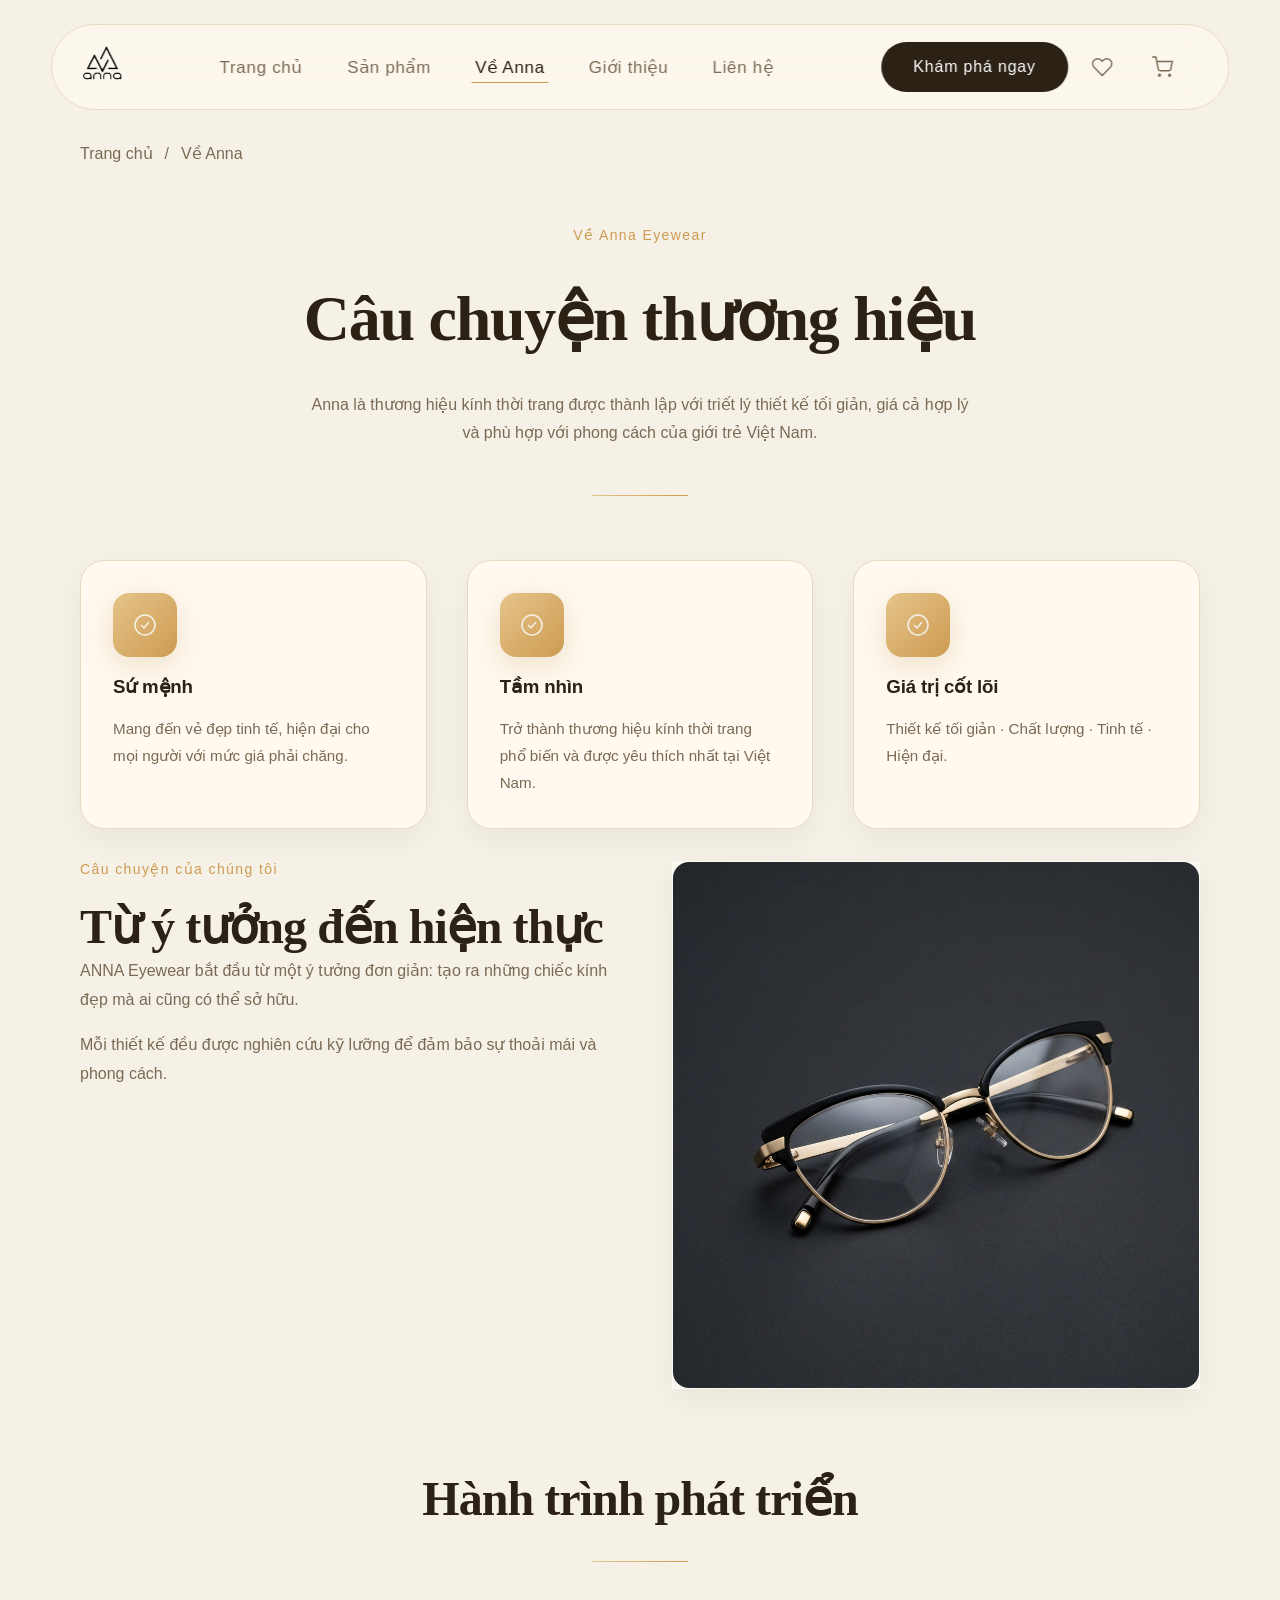
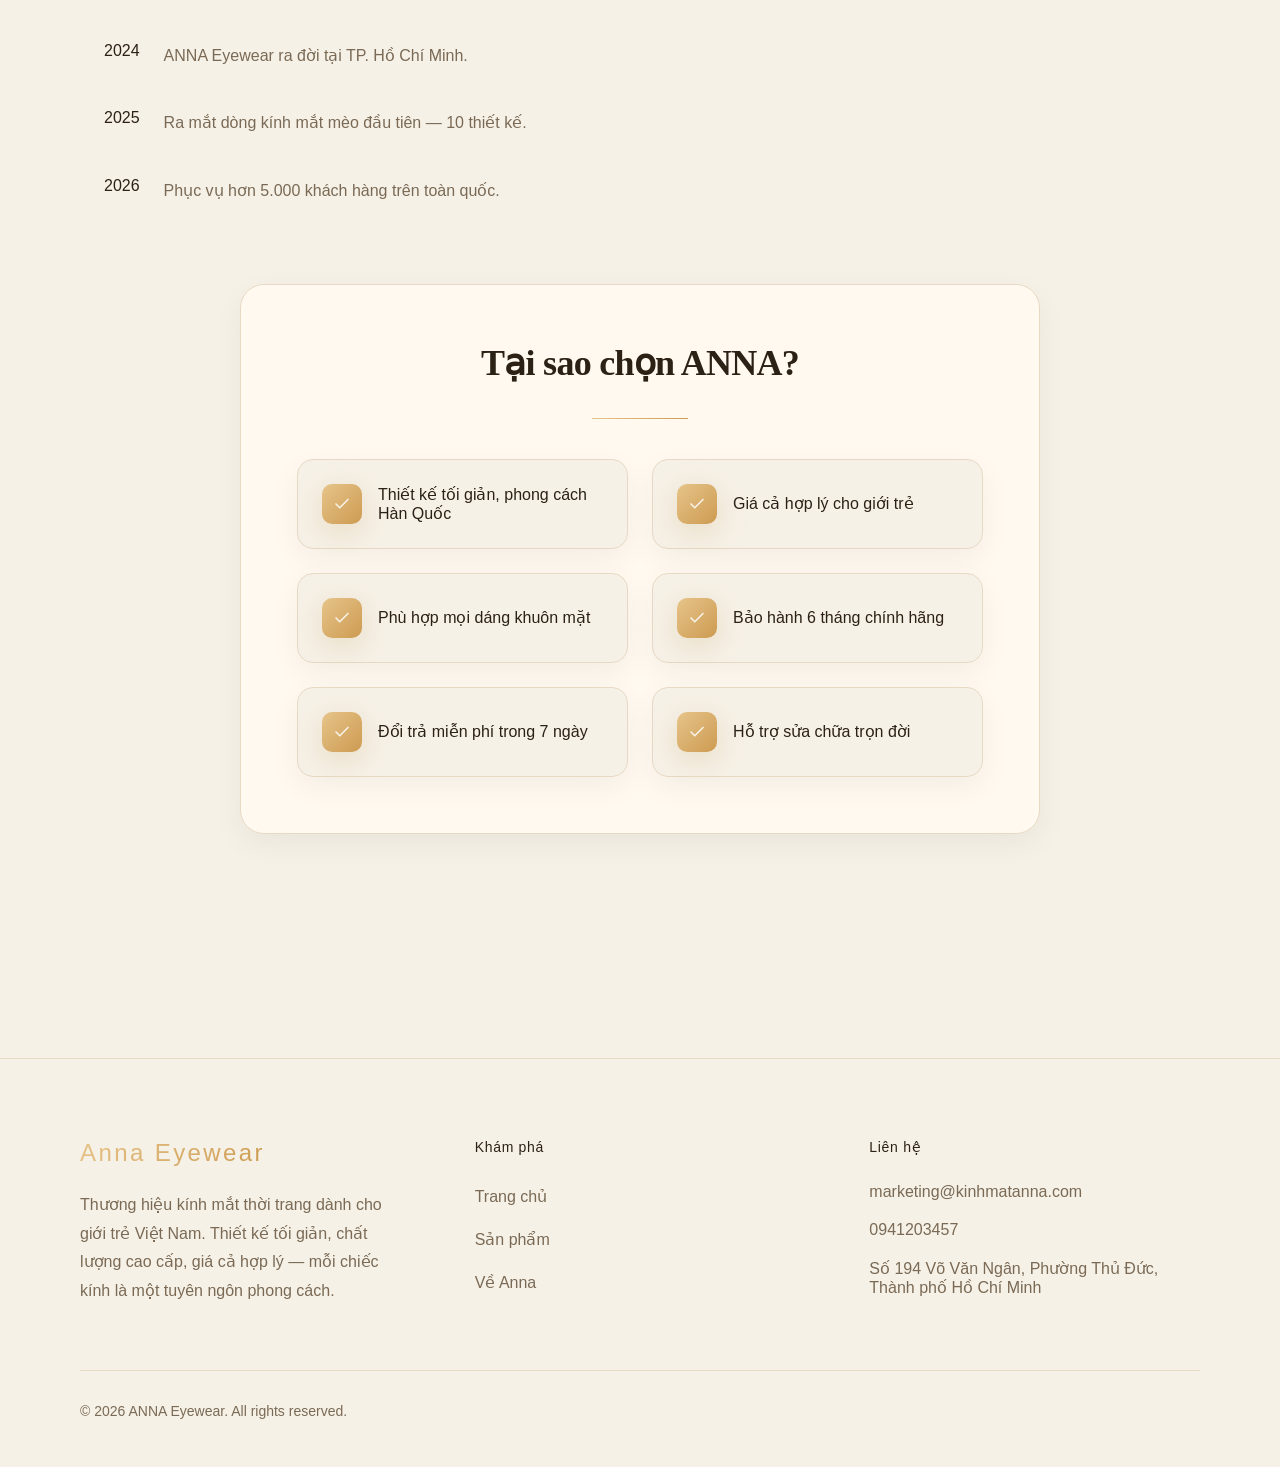
<file: ve-anna.html>
<!doctype html>
<html lang="vi">

<head>
  <meta charset="UTF-8" />
  <meta name="viewport" content="width=device-width, initial-scale=1.0" />
  <title>Anna Eyewear | Kính mắt thời trang cao cấp</title>
  <meta name="description"
    content="Anna Eyewear | Thương hiệu kính mắt thời trang với thiết kế tinh tế, hiện đại và cá tính dành cho phong cách sống trẻ." />
  <link rel="icon" href="logo_anna_header.svg" type="image/svg+xml" />
  <link rel="stylesheet" href="assets/css/style.css?v=2" />
</head>

<body data-page="about">
  <header class="site-header">
    <div class="nav-shell">
      <a class="brand" href="index.html"><img src="assets/images/logo_anna.png" alt="ANNA" /></a>
      <nav class="nav-links">
        <a class="nav-link nav-link-main" href="index.html">Trang chủ</a>
        <a class="nav-link nav-link-main" href="san-pham.html">Sản phẩm</a>
        <a class="nav-link nav-link-main active" href="ve-anna.html">Về Anna</a>
        <a class="nav-link nav-link-main" href="ex-about-us.html">Giới thiệu</a>
        <a class="nav-link nav-link-main" href="lien-he.html">Liên hệ</a>
      </nav>
      <div class="nav-actions">
        <a class="btn-primary desktop-only" href="san-pham.html">Khám phá ngay</a>
        <button class="icon-button" id="nav-favorite-icon" data-open-drawer="favorite" aria-label="Yêu thích">
          <svg width="22" height="22" viewBox="0 0 24 24" fill="none" stroke="currentColor" stroke-width="1.5">
            <path
              d="M20.84 4.61a5.5 5.5 0 0 0-7.78 0L12 5.67l-1.06-1.06a5.5 5.5 0 0 0-7.78 7.78l1.06 1.06L12 21.23l7.78-7.78 1.06-1.06a5.5 5.5 0 0 0 0-7.78z" />
          </svg><span class="icon-badge accent-gradient" data-favorite-count hidden>0</span>
        </button>
        <button class="icon-button" id="nav-cart-icon" data-open-drawer="cart" aria-label="Giỏ hàng">
          <svg width="22" height="22" viewBox="0 0 24 24" fill="none" stroke="currentColor" stroke-width="1.6">
            <circle cx="9" cy="21" r="1" />
            <circle cx="20" cy="21" r="1" />
            <path d="M1 1h4l2.68 13.39a2 2 0 0 0 2 1.61h9.72a2 2 0 0 0 2-1.61L23 6H6" />
          </svg><span class="icon-badge accent-gradient" data-cart-count hidden>0</span>
        </button>
        <button class="icon-button menu-toggle" data-menu-toggle aria-label="Mở menu">
          <svg width="22" height="22" viewBox="0 0 24 24" fill="none" stroke="currentColor" stroke-width="1.5">
            <line x1="3" y1="6" x2="21" y2="6" />
            <line x1="3" y1="12" x2="21" y2="12" />
            <line x1="3" y1="18" x2="21" y2="18" />
          </svg>
        </button>
      </div>
    </div>
  </header>

  <div class="mobile-menu" data-mobile-menu>
    <nav>
      <a class="nav-link nav-link-main" href="index.html">Trang chủ</a>
      <a class="nav-link nav-link-main" href="san-pham.html">Sản phẩm</a>
      <a class="nav-link nav-link-main active" href="ve-anna.html">Về Anna</a>
      <a class="nav-link nav-link-main" href="ex-about-us.html">Giới thiệu</a>
      <a class="nav-link nav-link-main" href="lien-he.html">Liên hệ</a>
    </nav>
  </div>

  <main class="page-root">
    <div class="container-main">
      <div class="breadcrumb">
        <a href="index.html">Trang chủ</a>
        <span>/</span>
        <span>Về Anna</span>
      </div>

      <section class="page-hero"><p class="eyebrow">Về Anna Eyewear</p><h1 class="section-title" style="font-size: clamp(2.5rem, 5vw, 4rem)">Câu chuyện thương hiệu</h1><p class="section-sub">Anna là thương hiệu kính thời trang được thành lập với triết lý thiết kế tối giản, giá cả hợp lý và phù hợp với phong cách của giới trẻ Việt Nam.</p><div class="section-divider"></div></section><section class="about-values-grid" style="margin-bottom: 2rem"><article class="value-card glass"><div class="icon-box"><svg width="24" height="24" viewBox="0 0 24 24" fill="none" stroke="currentColor" stroke-width="1.5"><circle cx="12" cy="12" r="10" /><path d="M8 12l3 3 5-6" /></svg></div><h3>Sứ mệnh</h3><p style="color: var(--color-muted); font-size: 0.95rem; font-weight: 300; line-height: 1.75; margin: 0;">Mang đến vẻ đẹp tinh tế, hiện đại cho mọi người với mức giá phải chăng.</p></article><article class="value-card glass"><div class="icon-box"><svg width="24" height="24" viewBox="0 0 24 24" fill="none" stroke="currentColor" stroke-width="1.5"><circle cx="12" cy="12" r="10" /><path d="M8 12l3 3 5-6" /></svg></div><h3>Tầm nhìn</h3><p style="color: var(--color-muted); font-size: 0.95rem; font-weight: 300; line-height: 1.75; margin: 0;">Trở thành thương hiệu kính thời trang phổ biến và được yêu thích nhất tại Việt Nam.</p></article><article class="value-card glass"><div class="icon-box"><svg width="24" height="24" viewBox="0 0 24 24" fill="none" stroke="currentColor" stroke-width="1.5"><circle cx="12" cy="12" r="10" /><path d="M8 12l3 3 5-6" /></svg></div><h3>Giá trị cốt lõi</h3><p style="color: var(--color-muted); font-size: 0.95rem; font-weight: 300; line-height: 1.75; margin: 0;">Thiết kế tối giản · Chất lượng · Tinh tế · Hiện đại.</p></article></section><section class="story-grid alt" style="margin-bottom: 5rem"><div><p class="eyebrow">Câu chuyện của chúng tôi</p><h2 class="section-title" style="font-size: clamp(2rem, 4vw, 3rem)">Từ ý tưởng đến hiện thực</h2><p style="color: var(--color-muted); line-height: 1.8; font-weight: 300; font-size: 1rem; margin: 0 0 1rem;">ANNA Eyewear bắt đầu từ một ý tưởng đơn giản: tạo ra những chiếc kính đẹp mà ai cũng có thể sở hữu.</p><p style="color: var(--color-muted); line-height: 1.8; font-weight: 300; font-size: 1rem; margin: 0 0 1rem;">Mỗi thiết kế đều được nghiên cứu kỹ lưỡng để đảm bảo sự thoải mái và phong cách.</p></div><div class="story-image-wrap glass"><img src="assets/images/product.png" alt="ANNA Story" style="width: 100%; height: 100%; object-fit: cover; border-radius: 1rem;" /></div></section><section style="margin-bottom: 5rem"><div class="section-header"><h2 class="section-title">Hành trình phát triển</h2><div class="section-divider"></div></div><div class="timeline"><div class="timeline-item"><div class="timeline-dot accent-gradient"></div><span class="timeline-year">2024</span><p style="color: var(--color-muted); margin: 0; line-height: 1.7; font-weight: 300;">ANNA Eyewear ra đời tại TP. Hồ Chí Minh.</p></div><div class="timeline-item"><div class="timeline-dot accent-gradient"></div><span class="timeline-year">2025</span><p style="color: var(--color-muted); margin: 0; line-height: 1.7; font-weight: 300;">Ra mắt dòng kính mắt mèo đầu tiên — 10 thiết kế.</p></div><div class="timeline-item"><div class="timeline-dot accent-gradient"></div><span class="timeline-year">2026</span><p style="color: var(--color-muted); margin: 0; line-height: 1.7; font-weight: 300;">Phục vụ hơn 5.000 khách hàng trên toàn quốc.</p></div></div></section><section class="policy-card glass" style="padding: 3.5rem; margin-bottom: 5rem;"><div class="section-header" style="margin-bottom: 2.5rem"><h2 class="section-title" style="font-size: clamp(1.5rem, 3vw, 2.25rem)">Tại sao chọn ANNA?</h2><div class="section-divider"></div></div><div class="policy-grid"><div class="card glass" style="padding: 1.5rem; display: flex; align-items: center; gap: 1rem;"><div class="icon-box" style="width: 2.5rem; height: 2.5rem; border-radius: 0.625rem; flex-shrink: 0;"></div><span style="font-size: 1rem; color: var(--color-text-primary);">Thiết kế tối giản, phong cách Hàn Quốc</span></div><div class="card glass" style="padding: 1.5rem; display: flex; align-items: center; gap: 1rem;"><div class="icon-box" style="width: 2.5rem; height: 2.5rem; border-radius: 0.625rem; flex-shrink: 0;"></div><span style="font-size: 1rem; color: var(--color-text-primary);">Giá cả hợp lý cho giới trẻ</span></div><div class="card glass" style="padding: 1.5rem; display: flex; align-items: center; gap: 1rem;"><div class="icon-box" style="width: 2.5rem; height: 2.5rem; border-radius: 0.625rem; flex-shrink: 0;"></div><span style="font-size: 1rem; color: var(--color-text-primary);">Phù hợp mọi dáng khuôn mặt</span></div><div class="card glass" style="padding: 1.5rem; display: flex; align-items: center; gap: 1rem;"><div class="icon-box" style="width: 2.5rem; height: 2.5rem; border-radius: 0.625rem; flex-shrink: 0;"></div><span style="font-size: 1rem; color: var(--color-text-primary);">Bảo hành 6 tháng chính hãng</span></div><div class="card glass" style="padding: 1.5rem; display: flex; align-items: center; gap: 1rem;"><div class="icon-box" style="width: 2.5rem; height: 2.5rem; border-radius: 0.625rem; flex-shrink: 0;"></div><span style="font-size: 1rem; color: var(--color-text-primary);">Đổi trả miễn phí trong 7 ngày</span></div><div class="card glass" style="padding: 1.5rem; display: flex; align-items: center; gap: 1rem;"><div class="icon-box" style="width: 2.5rem; height: 2.5rem; border-radius: 0.625rem; flex-shrink: 0;"></div><span style="font-size: 1rem; color: var(--color-text-primary);">Hỗ trợ sửa chữa trọn đời</span></div></div></section>
    </div>
  </main>

  <footer class="site-footer">
    <div class="container-main">
      <div class="footer-main">
        <div>
          <a href="index.html" class="accent-gradient-text" style="font-size: 1.5rem; letter-spacing: 0.1em; font-weight: 400; display: inline-block; margin-bottom: 1.5rem;">Anna Eyewear</a>
          <p style="font-size: 1rem; color: var(--color-muted); line-height: 1.8; font-weight: 300; max-width: 320px; margin: 0;">Thương hiệu kính mắt thời trang dành cho giới trẻ Việt Nam. Thiết kế tối giản, chất lượng cao cấp, giá cả hợp lý — mỗi chiếc kính là một tuyên ngôn phong cách.</p>
        </div>
        <div>
          <h3 style="font-size: 0.875rem; letter-spacing: 0.05em; font-weight: 500; margin: 0 0 1.75rem;">Khám phá</h3>
          <div style="display: flex; flex-direction: column; gap: 1rem;"><a href="index.html" class="nav-link" style="font-size: 1rem; color: var(--color-muted); padding: 0.25rem 0;">Trang chủ</a><a href="san-pham.html" class="nav-link" style="font-size: 1rem; color: var(--color-muted); padding: 0.25rem 0;">Sản phẩm</a><a href="ve-anna.html" class="nav-link" style="font-size: 1rem; color: var(--color-muted); padding: 0.25rem 0;">Về Anna</a></div>
        </div>
        <div>
          <h3 style="font-size: 0.875rem; letter-spacing: 0.05em; font-weight: 500; margin: 0 0 1.75rem;">Liên hệ</h3>
          <div style="display: flex; flex-direction: column; gap: 1.25rem; color: var(--color-muted);"><span>marketing@kinhmatanna.com</span><span>0941203457</span><span>Số 194 Võ Văn Ngân, Phường Thủ Đức, Thành phố Hồ Chí Minh</span></div>
        </div>
      </div>
      <div class="footer-bottom">
        <p style="font-size: 0.875rem; color: var(--color-muted); margin: 0;">© 2026 ANNA Eyewear. All rights reserved.</p>
      </div>
    </div>
  </footer>

  <div class="overlay" data-overlay></div>
  <aside class="drawer" data-drawer="cart">
    <div class="drawer-header">
      <h2 class="drawer-title">Giỏ hàng</h2>
      <button class="icon-button" data-close-ui aria-label="Đóng giỏ hàng">
        <svg width="24" height="24" viewBox="0 0 24 24" fill="none" stroke="currentColor" stroke-width="1.5">
          <path d="M18 6L6 18M6 6l12 12" />
        </svg>
      </button>
    </div>
    <div class="drawer-body" data-cart-body></div>
    <div class="drawer-footer" data-cart-footer hidden>
      <div class="drawer-summary">
        <span style="font-size: 1.0625rem; color: var(--color-muted)">Tổng cộng</span><span class="accent-gradient-text"
          style="font-size: 1.5rem; font-weight: 600" data-cart-total>0đ</span>
      </div>
      <button class="btn-primary" data-open-checkout style="width: 100%">
        Thanh toán
      </button>
    </div>
  </aside>
  <aside class="drawer" data-drawer="favorite">
    <div class="drawer-header">
      <h2 class="drawer-title" style="display: flex; align-items: center; gap: 0.75rem">
        <svg width="22" height="22" viewBox="0 0 24 24" fill="none" stroke="#f87171" stroke-width="1.5">
          <path
            d="M20.84 4.61a5.5 5.5 0 0 0-7.78 0L12 5.67l-1.06-1.06a5.5 5.5 0 0 0-7.78 7.78l1.06 1.06L12 21.23l7.78-7.78 1.06-1.06a5.5 5.5 0 0 0 0-7.78z" />
        </svg>Yêu thích
      </h2>
      <button class="icon-button" data-close-ui aria-label="Đóng yêu thích">
        <svg width="24" height="24" viewBox="0 0 24 24" fill="none" stroke="currentColor" stroke-width="1.5">
          <path d="M18 6L6 18M6 6l12 12" />
        </svg>
      </button>
    </div>
    <div class="drawer-body" data-favorite-body></div>
  </aside>
  <div data-checkout-shell class="checkout-modal-shell" hidden>
    <div class="checkout-modal animate-fade-in">
      <div class="checkout-header">
        <h2 class="drawer-title">Thanh toán</h2>
        <button class="icon-button" data-close-checkout aria-label="Đóng thanh toán">
          <svg width="24" height="24" viewBox="0 0 24 24" fill="none" stroke="currentColor" stroke-width="1.5">
            <path d="M18 6L6 18M6 6l12 12" />
          </svg>
        </button>
      </div>
      <div class="checkout-success" data-checkout-success hidden>
        <div class="checkout-success-badge accent-gradient">
          <svg width="36" height="36" viewBox="0 0 24 24" fill="none" stroke="var(--color-bg)" stroke-width="2">
            <path d="M20 6L9 17l-5-5" />
          </svg>
        </div>
        <h3 class="font-display" style="
              font-size: 1.75rem;
              color: var(--color-text-primary);
              margin: 0 0 0.75rem;
            ">
          Đặt hàng thành công!
        </h3>
        <p style="font-size: 1rem; color: var(--color-muted); margin: 0">
          Chúng tôi sẽ liên hệ với bạn sớm nhất.
        </p>
      </div>
      <form class="checkout-form" data-checkout-form>
        <div class="form-grid">
          <div>
            <label class="label">Họ và tên *</label><input type="text" required class="input-base"
              placeholder="Nhập họ và tên" />
          </div>
          <div>
            <label class="label">Số điện thoại *</label><input type="tel" required class="input-base"
              placeholder="Nhập số điện thoại" />
          </div>
          <div>
            <label class="label">Địa chỉ *</label><input type="text" required class="input-base"
              placeholder="Nhập địa chỉ giao hàng" />
          </div>
          <div>
            <label class="label">Ghi chú</label><textarea rows="3" class="input-base" style="resize: none"
              placeholder="Ghi chú thêm (không bắt buộc)"></textarea>
          </div>
        </div>
        <div style="
              padding-top: 1.5rem;
              border-top: 1px solid var(--color-stroke);
              margin-top: 2rem;
            ">
          <div style="
                display: flex;
                justify-content: space-between;
                align-items: center;
                margin-bottom: 1.5rem;
                gap: 1rem;
              ">
            <span style="font-size: 1rem; color: var(--color-muted)" data-checkout-count>0 sản phẩm</span><span
              class="accent-gradient-text" style="font-size: 1.375rem; font-weight: 600" data-checkout-total>0đ</span>
          </div>
          <button type="submit" class="btn-primary" style="width: 100%">
            Xác nhận đặt hàng
          </button>
        </div>
      </form>
    </div>
  </div>
  <div data-product-modal-root></div>
  <div class="toast" data-toast></div>
 
</body>

</html>
</file>
<file: assets/css/style.css>
:root {
  --color-bg: #f6f1e7;
  --color-bg-alt: #fff9f0;
  --color-bg-gold: #cd9b51;
  --color-surface: #fff9f0;
  --color-text-primary: #2b2114;
  --color-text-on-gold: #ffffff;
  --color-muted: #7a6a55;
  --color-stroke: #e8d9c3;
  --color-accent: #cd9b51;
  --color-accent-soft: #e6c48a;
  --color-danger: #f87171;
  --color-accent-deep: #c6a86e;
  --font-body: "Segoe UI", Arial, sans-serif;
  --font-display: "Times New Roman", Georgia, serif;
  --container: 1360px;
  --shadow-soft: 0 10px 30px rgba(0, 0, 0, 0.05);
  --shadow-card: 0 15px 40px rgba(0, 0, 0, 0.1);
}

[hidden] {
  display: none !important;
}

* {
  box-sizing: border-box;
}

html {
  scroll-behavior: smooth;
}

section,
.page-hero,
.story-grid,
.about-values-grid,
.contact-surface,
.section-spacing {
  scroll-margin-top: 7rem;
}

body[data-page="home"] {
  scroll-snap-type: y proximity;
}

body[data-page="home"] main > section {
  scroll-snap-align: start;
  scroll-snap-stop: normal;
}

body[data-page="home"] footer {
  scroll-snap-align: start;
}

body {
  margin: 0;
  font-family: var(--font-body);
  background: linear-gradient(180deg, #f9f4eb 0%, #f6f1e7 30%, #f6f1e7 100%);
  color: var(--color-text-primary);
  overflow-x: hidden;
  -webkit-font-smoothing: antialiased;
  -moz-osx-font-smoothing: grayscale;
}

body.is-locked {
  overflow: hidden;
}

a {
  color: inherit;
  text-decoration: none;
}

img {
  display: block;
  max-width: 100%;
}

button,
input,
textarea {
  font: inherit;
}

button {
  cursor: pointer;
}

.container-main {
  width: 100%;
  max-width: var(--container);
  margin-left: auto;
  margin-right: auto;
  padding-left: 2rem;
  padding-right: 2rem;
}

@media (min-width: 768px) {
  .container-main {
    padding-left: 4rem;
    padding-right: 4rem;
  }
}

@media (min-width: 1024px) {
  .container-main {
    padding-left: 5rem;
    padding-right: 5rem;
  }
}

.section-spacing {
  padding-top: 8rem;
  padding-bottom: 8rem;
}

@media (min-width: 768px) {
  .section-spacing {
    padding-top: 10rem;
    padding-bottom: 10rem;
  }
}

.accent-gradient {
  background: linear-gradient(135deg, #e6c48a 0%, #cd9b51 100%);
}

.accent-gradient-text {
  background: linear-gradient(135deg, #e6c48a 0%, #cd9b51 100%);
  -webkit-background-clip: text;
  -webkit-text-fill-color: transparent;
  background-clip: text;
}

.glass {
  background: rgba(255, 255, 255, 0.35);
  backdrop-filter: blur(20px);
  -webkit-backdrop-filter: blur(20px);
  border: 1px solid rgba(255, 255, 255, 0.3);
  box-shadow: var(--shadow-soft);
}

.font-display {
  font-family: var(--font-display);
}

.btn-primary,
.btn-outline,
.btn-gold {
  display: inline-flex;
  align-items: center;
  justify-content: center;
  gap: 0.6rem;
  padding: 1rem 2rem;
  border-radius: 9999px;
  font-size: 1rem;
  letter-spacing: 0.05em;
  transition: all 0.3s ease;
  border: none;
}

.btn-primary {
  background: #2b2114;
  color: #fff;
}

.btn-primary:hover {
  background: #1f180f;
  transform: translateY(-2px);
}

.btn-outline {
  background: transparent;
  color: #2b2114;
  border: 1.5px solid currentColor;
}

.btn-outline:hover {
  background: #2b2114;
  color: #fff;
}

.btn-outline.light {
  color: #fff;
}

.btn-outline.light:hover {
  background: #fff;
  color: #2b2114;
}

.btn-gold {
  background: linear-gradient(135deg, #e6c48a 0%, #cd9b51 100%);
  color: #2b2114;
}

.btn-gold:hover {
  transform: translateY(-2px);
  box-shadow: 0 12px 30px rgba(205, 155, 81, 0.25);
}

.input-base {
  width: 100%;
  padding: 1rem 1.25rem;
  background-color: #fff9f0;
  border: 1px solid #e8d9c3;
  border-radius: 0.75rem;
  font-size: 1rem;
  line-height: 1.5;
  color: #2b2114;
  transition: all 0.3s;
}

.input-base:focus {
  outline: none;
  border-color: #cd9b51;
  box-shadow: 0 0 0 3px rgba(205, 155, 81, 0.15);
}

.input-base::placeholder {
  color: var(--color-muted);
}

.nav-link {
  position: relative;
  cursor: pointer;
  transition: all 0.3s ease;
}

.nav-link::after {
  content: "";
  position: absolute;
  width: 0;
  height: 1px;
  bottom: 4px;
  left: 50%;
  background: var(--color-accent);
  transition: all 0.3s ease;
  transform: translateX(-50%);
}

.nav-link:hover::after,
.nav-link.active::after {
  width: calc(100% - 2rem);
}

.nav-link:hover,
.nav-link.active {
  color: var(--color-text-primary) !important;
}

.card,
.card-base {
  background-color: var(--color-surface);
  border: 1px solid var(--color-stroke);
  border-radius: 1rem;
  box-shadow: var(--shadow-soft);
  transition: all 0.3s ease;
}

.card {
  padding: 1.5rem;
}

.card:hover,
.card-base:hover {
  border-color: var(--color-accent);
  transform: translateY(-6px);
  box-shadow: var(--shadow-card);
}

.site-header {
  position: fixed;
  top: 1.5rem;
  left: 50%;
  transform: translateX(-50%);
  z-index: 100;
  width: min(92%, 1300px);
  transition: all 0.45s cubic-bezier(0.4, 0, 0.2, 1);
}

.site-header.scrolled {
  top: 1rem;
}

.nav-shell {
  padding: 1rem 2.5rem;
  border-radius: 9999px;
  background: rgba(255, 249, 240, 0.7);
  border: 1px solid var(--color-stroke);
  backdrop-filter: blur(20px);
  -webkit-backdrop-filter: blur(20px);
  display: flex;
  align-items: center;
  justify-content: space-between;
  gap: 1.5rem;
}

.site-header.scrolled .nav-shell {
  background: rgba(255, 249, 240, 0.95);
  box-shadow: 0 14px 40px rgba(43, 33, 20, 0.12);
}

.brand {
  display: flex;
  align-items: center;
  flex-shrink: 0;
}

.brand img {
  height: 2rem;
  width: auto;
  object-fit: contain;
  transform: scale(2.8);
}

.nav-links {
  display: flex;
  align-items: center;
  gap: 0.25rem;
}

.nav-link-main {
  padding: 0.6rem 1.25rem;
  border-radius: 9999px;
  color: var(--color-muted);
  font-size: 1.0625rem;
  letter-spacing: 0.04em;
}

.nav-actions {
  display: flex;
  align-items: center;
  gap: 0.5rem;
  flex-shrink: 0;
}

.icon-button {
  position: relative;
  width: 3.25rem;
  height: 3.25rem;
  border-radius: 50%;
  border: none;
  background: transparent;
  color: var(--color-muted);
  display: inline-flex;
  align-items: center;
  justify-content: center;
  transition: all 0.3s ease;
}

.icon-button:hover {
  color: var(--color-text-primary);
  background: rgba(205, 155, 81, 0.08);
}

.icon-button.is-active {
  color: var(--color-accent);
  background: rgba(205, 155, 81, 0.12);
}

.icon-badge.bump {
  animation: badge-bump 0.42s ease-out;
}

.icon-badge {
  position: absolute;
  top: 2px;
  right: 2px;
  width: 18px;
  height: 18px;
  border-radius: 50%;
  font-size: 10px;
  display: inline-flex;
  align-items: center;
  justify-content: center;
  color: var(--color-bg);
  font-weight: 700;
}

.menu-toggle {
  display: none;
}

.mobile-menu {
  position: fixed;
  top: 6rem;
  left: 50%;
  transform: translateX(-50%);
  z-index: 99;
  width: min(90%, 400px);
  padding: 2rem;
  border-radius: 1.5rem;
  background: rgba(255, 249, 240, 0.96);
  backdrop-filter: blur(24px);
  border: 1px solid var(--color-stroke);
  box-shadow: 0 10px 40px rgba(0, 0, 0, 0.1);
  opacity: 0;
  visibility: hidden;
  pointer-events: none;
  transition: all 0.3s ease;
}

.mobile-menu.open {
  opacity: 1;
  visibility: visible;
  pointer-events: auto;
}

.mobile-menu nav {
  display: flex;
  flex-direction: column;
  gap: 0.5rem;
}

.mobile-menu .nav-link-main {
  padding: 1rem 1.25rem;
  font-size: 1.125rem;
}

.hero {
  position: relative;
  min-height: 100vh;
  width: 100%;
  overflow: hidden;
}

.hero-media,
.hero-overlay,
.hero-bottom-fade {
  position: absolute;
  inset: 0;
}

.hero-media {
  background: url("../images/hero-image.png") center/cover no-repeat;
  transform: scale(1.08);
  filter: saturate(0.92) contrast(1.02);
}

.hero-overlay {
  background:
    linear-gradient(rgba(205, 155, 81, 0.2), rgba(0, 0, 0, 0.35)),
    radial-gradient(circle at top, rgba(255, 255, 255, 0.06), transparent 35%);
}

.hero-bottom-fade {
  inset: auto 0 0 0;
  height: 12rem;
  background: linear-gradient(to top, var(--color-bg), transparent);
}

.hero-content {
  position: relative;
  z-index: 10;
  min-height: 100vh;
  display: flex;
  flex-direction: column;
  align-items: center;
  justify-content: center;
  text-align: center;
  padding: 0 1rem;
  color: var(--color-text-on-gold);
}

.hero-copy {
  max-width: 62rem;
}

.hero-eyebrow {
  font-size: 0.875rem;
  letter-spacing: 0.1em;
  margin-bottom: 1rem;
  color: rgba(255, 255, 255, 0.84);
}

.hero-title {
  font-family: var(--font-display);
  font-size: clamp(2.75rem, 7vw, 5.5rem);
  line-height: 1.05;
  text-shadow: 0 2px 10px rgba(0, 0, 0, 0.3);
  margin: 0;
  letter-spacing: -0.03em;
}

.hero-sub {
  font-size: 1.125rem;
  font-weight: 300;
  max-width: 36rem;
  margin: 1rem auto 0;
  line-height: 1.8;
  color: rgba(255, 255, 255, 0.9);
  text-shadow: 0 2px 10px rgba(0, 0, 0, 0.3);
}

.hero-actions {
  display: flex;
  gap: 1rem;
  margin-top: 2.5rem;
  flex-wrap: wrap;
  justify-content: center;
}

.hero-dots {
  position: absolute;
  bottom: 7rem;
  display: flex;
  gap: 0.5rem;
}

.hero-dot {
  width: 0.55rem;
  height: 0.55rem;
  border-radius: 9999px;
  border: none;
  background: rgba(255, 255, 255, 0.35);
  transition: all 0.3s ease;
}

.hero-dot.active {
  width: 1.8rem;
  background: linear-gradient(135deg, #e6c48a 0%, #cd9b51 100%);
}

.scroll-indicator {
  position: absolute;
  bottom: 2rem;
  left: 50%;
  transform: translateX(-50%);
  z-index: 10;
  display: flex;
  flex-direction: column;
  align-items: center;
  gap: 0.5rem;
}

.scroll-indicator span {
  font-size: 11px;
  letter-spacing: 0.1em;
  color: rgba(255, 255, 255, 0.75);
}

.scroll-line {
  width: 1px;
  height: 2rem;
  background: rgba(255, 255, 255, 0.25);
  overflow: hidden;
}

.scroll-line::before {
  content: "";
  display: block;
  width: 100%;
  height: 0.75rem;
  background: linear-gradient(135deg, #e6c48a 0%, #cd9b51 100%);
  animation: scroll-down 2s ease-in-out infinite;
}

.section-header {
  text-align: center;
  margin-bottom: 5rem;
}

.section-header.left {
  text-align: left;
}

.eyebrow {
  font-size: 0.875rem;
  letter-spacing: 0.1em;
  color: var(--color-accent);
  margin: 0 0 1.25rem;
  font-weight: 400;
}

.section-title {
  font-family: var(--font-display);
  font-size: clamp(1.75rem, 4vw, 3rem);
  color: var(--color-text-primary);
  line-height: 1.25;
  margin: 0;
  letter-spacing: -0.02em;
}

.section-sub {
  color: var(--color-muted);
  font-size: 1rem;
  line-height: 1.75;
  max-width: 46rem;
  margin: 1rem auto 0;
}

.section-header.left .section-sub {
  margin-left: 0;
}

.section-divider {
  width: 6rem;
  height: 1px;
  margin: 2rem auto 0;
  background: linear-gradient(135deg, #e6c48a 0%, #cd9b51 100%);
}

.section-header.left .section-divider {
  margin-left: 0;
}

.products-showcase .section-header {
  margin-bottom: 2rem;
}

.products-showcase {
  position: relative;
  min-height: auto;
  background-color: var(--color-bg);
  padding: 6rem 0 5rem;
}

.products-showcase.static-showcase {
  overflow: visible;
  padding: 4rem 0 4.5rem;
}

.products-showcase.is-pinned {
  overflow: visible;
}

.products-showcase.static-showcase .products-sticky-shell {
  display: block;
}

.products-showcase.static-showcase .products-sticky-shell::before {
  display: none;
}

.products-showcase.static-showcase .products-progress {
  margin-bottom: 1.25rem;
}

.products-showcase.static-showcase .products-strip {
  overflow-x: auto;
  overflow-y: visible;
}

.products-showcase.static-showcase .products-track {
  display: flex !important;
  flex-wrap: nowrap;
  gap: 1.25rem;
}

.products-showcase.static-showcase .product-card {
  min-width: clamp(220px, 24vw, 292px);
}

.products-sticky-shell {
  position: relative;
  top: auto;
  min-height: auto;
  display: flex;
  flex-direction: column;
  justify-content: flex-start;
  padding: 0;
}

.products-sticky-shell::before {
  content: "";
  position: absolute;
  inset: 0;
  pointer-events: none;
  background: linear-gradient(
    to right,
    var(--color-bg) 0%,
    transparent 10%,
    transparent 90%,
    var(--color-bg) 100%
  );
  opacity: 0.55;
}

.products-sticky-shell > .container-main {
  position: relative;
  z-index: 1;
}

.products-progress {
  position: relative;
  z-index: 3;
  display: flex;
  align-items: center;
  gap: 0.75rem;
  width: max-content;
  padding: 0.45rem 1rem;
  border-radius: 999px;
  background: rgba(255, 249, 240, 0.75);
  border: 1px solid rgba(232, 217, 195, 0.9);
  backdrop-filter: blur(14px);
  -webkit-backdrop-filter: blur(14px);
  margin: 0 0 1.5rem;
}

.products-progress span {
  font-size: 0.6875rem;
  letter-spacing: 0.16em;
  color: var(--color-text-primary);
  white-space: nowrap;
}

.products-progress-static::after {
  content: "10 mẫu kính hiện có";
  font-size: 0.6875rem;
  letter-spacing: 0.08em;
  color: var(--color-muted);
  white-space: nowrap;
}

.products-strip {
  overflow-x: auto;
  overflow-y: visible;
  scroll-snap-type: x mandatory;
  scroll-behavior: smooth;
  scrollbar-width: none;
  padding: 0.25rem 0 1.25rem;
}

.products-strip::-webkit-scrollbar {
  display: none;
}

.products-track {
  display: flex;
  align-items: stretch;
  flex-wrap: nowrap;
  gap: 1.35rem;
  width: max-content;
  padding: 0 4vw;
  animation: none;
}

.products-track > * {
  flex: 0 0 clamp(220px, 24vw, 292px);
  scroll-snap-align: start;
  scroll-margin-inline: 4vw;
}

.products-strip:hover .products-track,
.products-strip:focus-within .products-track {
  animation-play-state: paused;
}

@keyframes anna-product-drift {
  0%, 6% {
    transform: translateX(0);
  }
  94%, 100% {
    transform: translateX(calc(-100% + min(1180px, 88vw)));
  }
}

@media (min-width: 1200px) and (hover: hover) {
  .products-track {
    animation: anna-product-drift 72s linear infinite;
    will-change: transform;
  }
}

@media (prefers-reduced-motion: reduce) {
  .products-track {
    animation: none !important;
    will-change: auto;
  }
}

.product-card {
  background: var(--color-surface);
  border: 1px solid var(--color-stroke);
  border-radius: 1rem;
  overflow: hidden;
  cursor: pointer;
  transition: all 0.3s ease;
  box-shadow: var(--shadow-soft);
}

.product-card:hover {
  transform: translateY(-6px);
  border-color: var(--color-accent);
  box-shadow: var(--shadow-card);
}

.product-card.is-home {
  min-height: 100%;
  display: flex;
  flex-direction: column;
}

.product-card.is-home .product-image {
  aspect-ratio: 1.18 / 1;
}

.product-image {
  position: relative;
  aspect-ratio: 1;
  overflow: hidden;
  background: radial-gradient(
    circle at top,
    rgba(255, 255, 255, 0.75),
    rgba(246, 241, 231, 0.95)
  );
}

.product-image img {
  position: relative;
  z-index: 0;
  width: 100%;
  height: 100%;
  object-fit: cover;
  transition: transform 0.7s ease;
}

.product-card:hover .product-image img,
.pick-card:hover img,
.gallery-tile:hover img {
  transform: scale(1.06);
}

.product-hover {
  position: absolute;
  inset: 0;
  background: rgba(0, 0, 0, 0.5);
  opacity: 0;
  transition: opacity 0.45s ease;
  display: flex;
  align-items: center;
  justify-content: center;
  z-index: 1;
  pointer-events: none;
}

.product-card:hover .product-hover {
  opacity: 1;
}

.product-hover span {
  padding: 0.75rem 2rem;
  border: 1px solid rgba(255, 255, 255, 0.3);
  border-radius: 9999px;
  font-size: 0.875rem;
  color: #fff;
  letter-spacing: 0.05em;
}

.product-quick-actions {
  position: absolute;
  top: 1rem;
  right: 1rem;
  display: flex;
  flex-direction: column;
  gap: 0.75rem;
}

.product-floating-btn {
  width: 2.75rem;
  height: 2.75rem;
  border-radius: 50%;
  border: none;
  display: flex;
  align-items: center;
  justify-content: center;
  transition: all 0.3s ease;
}

.product-floating-btn.favorite {
  background: rgba(0, 0, 0, 0.3);
  color: rgba(255, 255, 255, 0.7);
}

.product-floating-btn.favorite.active {
  background: rgba(248, 113, 113, 0.2);
  color: #f87171;
}

.product-floating-btn.view {
  background: rgba(255, 249, 240, 0.25);
  color: #fff;
  backdrop-filter: blur(8px);
}

.product-badge {
  position: absolute;
  bottom: 1rem;
  left: 1rem;
  z-index: 3;
  padding: 0.375rem 0.875rem;
  border-radius: 9999px;
  font-size: 0.6875rem;
  letter-spacing: 0.1em;
  background: rgba(0, 0, 0, 0.6);
  color: var(--color-accent);
  backdrop-filter: blur(8px);
}

.product-quick-actions {
  z-index: 4;
}

.product-info {
  padding: 1rem 1.25rem;
}

.product-card.is-home .product-info {
  flex: 1;
  display: flex;
  flex-direction: column;
  min-height: 0;
  padding: 0.95rem 1.05rem 1rem;
}

.product-info h3,
.pick-card h3,
.luxury-card h3,
.value-card h3,
.feature-card h3,
.support-card h3 {
  letter-spacing: -0.01em;
}

.product-name {
  font-size: 1rem;
  font-weight: 500;
  color: var(--color-text-primary);
  letter-spacing: 0.02em;
  margin: 0;
}

.product-desc {
  font-size: 0.8125rem;
  color: var(--color-muted);
  margin-top: 0.3rem;
  font-weight: 300;
  line-height: 1.45;
  display: -webkit-box;
  -webkit-line-clamp: 2;
  -webkit-box-orient: vertical;
  overflow: hidden;
}

.product-card.is-home .product-desc {
  min-height: 0;
  flex: 1;
}

.product-bottom {
  display: flex;
  align-items: center;
  justify-content: space-between;
  gap: 0.6rem;
  margin-top: 0.75rem;
}

.product-card.is-home .product-bottom {
  margin-top: auto;
  padding-top: 0.5rem;
}

.product-price {
  font-size: 1rem;
  font-weight: 600;
}

.product-card.is-home .product-price {
  font-size: 0.95rem;
}

.product-cart-btn {
  padding: 0.45rem 0.9rem;
  border-radius: 9999px;
  font-size: 0.75rem;
  color: var(--color-bg);
  border: none;
  font-weight: 500;
  white-space: nowrap;
  flex-shrink: 0;
}

.product-card.is-home .product-cart-btn {
  padding: 0.42rem 0.78rem;
  font-size: 0.72rem;
}

.products-end-card {
  display: flex;
  flex-direction: column;
  justify-content: space-between;
  min-height: 24rem;
}

.products-end-card .product-image {
  aspect-ratio: 1.22 / 1;
  display: flex;
  align-items: center;
  justify-content: center;
  background: radial-gradient(
    circle at top,
    rgba(255, 255, 255, 0.82),
    rgba(246, 241, 231, 0.95)
  );
}

.products-end-card .product-image-inner {
  text-align: center;
  padding: 1rem;
}

.products-end-card .product-info {
  flex: 1;
  display: flex;
  flex-direction: column;
  justify-content: space-between;
  padding: 0.95rem 1.05rem 1rem;
}

.products-end-card .product-bottom {
  margin-top: auto;
  padding-top: 0.75rem;
}

.feature-grid {
  display: grid;
  grid-template-columns: repeat(auto-fit, minmax(220px, 1fr));
  gap: 2.5rem;
}

.feature-card,
.luxury-card,
.value-card,
.support-card,
.timeline-card,
.policy-card,
.stat-card {
  border-radius: 1.5rem;
  border: 1px solid var(--color-stroke);
  box-shadow: var(--shadow-soft);
}

.feature-card,
.luxury-card,
.value-card,
.support-card,
.policy-card,
.stat-card {
  padding: 2rem;
  background: var(--color-surface);
}

.luxury-grid,
.pick-grid,
.about-values-grid,
.products-grid,
.contact-grid,
.footer-grid,
.stats-grid {
  display: grid;
  gap: 2.5rem;
}

.luxury-grid,
.pick-grid,
.about-values-grid,
.products-grid,
.footer-grid,
.contact-grid {
  grid-template-columns: repeat(auto-fit, minmax(min(100%, 320px), 1fr));
}

.stats-grid {
  grid-template-columns: repeat(3, 1fr);
  gap: 4rem;
  text-align: center;
}

.icon-box {
  width: 4rem;
  height: 4rem;
  border-radius: 1rem;
  display: flex;
  align-items: center;
  justify-content: center;
  color: var(--color-bg);
  background: linear-gradient(135deg, #e6c48a 0%, #cd9b51 100%);
  box-shadow: 0 8px 30px rgba(198, 168, 110, 0.3);
  flex-shrink: 0;
}

.icon-box svg {
  display: block;
  color: var(--color-bg);
  stroke: currentColor;
}

.pick-card {
  display: block;
  border-radius: 1.5rem;
  overflow: hidden;
  border: 1px solid var(--color-stroke);
  background: var(--color-surface);
  transition: all 0.3s ease;
  box-shadow: var(--shadow-soft);
}

.pick-media {
  aspect-ratio: 4 / 3;
  overflow: hidden;
  position: relative;
}

.pick-media img {
  width: 100%;
  height: 100%;
  object-fit: cover;
  transition: transform 0.7s ease;
}

.pick-overlay {
  position: absolute;
  inset: 0;
  background: linear-gradient(to top, rgba(0, 0, 0, 0.6), transparent);
  display: flex;
  align-items: flex-end;
  padding: 2rem;
}

.pick-content {
  display: flex;
  align-items: center;
  justify-content: space-between;
  gap: 1rem;
  padding: 1.5rem 2rem;
}

.pick-content span svg {
  flex-shrink: 0;
}

.about-grid {
  display: grid;
  grid-template-columns: 1fr 1fr;
  gap: 4rem;
}

.story-grid.alt {
  align-items: stretch;
}

.story-grid.alt > * {
  min-height: 100%;
}

.about-copy {
  color: var(--color-muted);
  font-size: clamp(1rem, 1.5vw, 1.25rem);
  line-height: 1.8;
  font-weight: 300;
}

.about-list {
  display: flex;
  flex-direction: column;
  gap: 2.5rem;
}

.about-list-item,
.contact-line,
.warranty-row {
  display: flex;
  align-items: flex-start;
  gap: 1.5rem;
}

.gallery-section {
  background-color: var(--color-bg-gold);
}

.gallery-grid {
  display: grid;
  grid-template-columns: repeat(3, 1fr);
  gap: 2rem;
  grid-auto-rows: 300px;
}

.gallery-tile {
  position: relative;
  border-radius: 1rem;
  overflow: hidden;
  box-shadow: var(--shadow-soft);
}

.gallery-tile.wide {
  grid-column: span 2;
  grid-row: span 2;
}

.gallery-tile.tall {
  grid-row: span 2;
}

.gallery-tile img {
  width: 100%;
  height: 100%;
  object-fit: cover;
  transition: transform 0.7s ease;
}

.gallery-caption {
  position: absolute;
  inset: 0;
  background: linear-gradient(to top, rgba(0, 0, 0, 0.6), transparent);
  opacity: 0;
  transition: opacity 0.4s ease;
  display: flex;
  align-items: flex-end;
  padding: 1.5rem;
  color: #fff;
}

.gallery-tile:hover .gallery-caption {
  opacity: 1;
}

.stats-number {
  font-family: var(--font-display);
  font-size: clamp(3rem, 8vw, 6rem);
  margin-bottom: 1rem;
}

.contact-surface {
  background: var(--color-surface);
}

.breadcrumb {
  display: flex;
  align-items: center;
  gap: 0.75rem;
  font-size: 1rem;
  color: var(--color-muted);
  margin-bottom: 4rem;
  padding-top: 9rem;
}

.page-root {
  min-height: 100vh;
  background-color: var(--color-bg);
  padding-bottom: 7rem;
}

.page-hero {
  margin-bottom: 4rem;
  text-align: center;
  display: flex;
  flex-direction: column;
  align-items: center;
  gap: 1rem;
}

.page-hero p {
  max-width: 42rem;
}

.story-grid,
.contact-page-grid {
  display: grid;
  grid-template-columns: repeat(auto-fit, minmax(min(100%, 340px), 1fr));
  gap: 2.5rem;
}

.story-grid.alt {
  gap: 4rem;
  align-items: center;
}

.timeline-list {
  max-width: 42rem;
  margin: 0 auto;
}

.timeline-item {
  display: flex;
  gap: 1.5rem;
  margin-bottom: 2.5rem;
}

.timeline-marker {
  display: flex;
  flex-direction: column;
  align-items: center;
}

.timeline-marker span {
  width: 1rem;
  height: 1rem;
  border-radius: 50%;
  background: linear-gradient(135deg, #e8d8b5 0%, #c6a86e 100%);
}

.timeline-line {
  width: 1px;
  flex: 1;
  background: var(--color-stroke);
  margin-top: 0.5rem;
}

.policy-wrap {
  display: flex;
  justify-content: center;
  margin-top: 4rem;
}

.policy-card {
  max-width: 800px;
  width: 100%;
  padding: 2.5rem;
  margin: 0 auto;
  display: flex;
  flex-direction: column;
}

.policy-grid {
  display: grid;
  grid-template-columns: repeat(2, minmax(0, 1fr));
  gap: 1.5rem;
}

.policy-grid .card {
  background: var(--color-bg);
  padding: 1.25rem;
}

.policy-grid .icon-box {
  position: relative;
}

.policy-grid .icon-box::before {
  content: "";
  width: 1.125rem;
  height: 1.125rem;
  display: block;
  background-color: var(--color-bg);
  -webkit-mask: url("data:image/svg+xml,%3Csvg xmlns='http://www.w3.org/2000/svg' viewBox='0 0 24 24' fill='none' stroke='black' stroke-width='2.2' stroke-linecap='round' stroke-linejoin='round'%3E%3Cpath d='M20 6L9 17l-5-5'/%3E%3C/svg%3E") center / contain no-repeat;
  mask: url("data:image/svg+xml,%3Csvg xmlns='http://www.w3.org/2000/svg' viewBox='0 0 24 24' fill='none' stroke='black' stroke-width='2.2' stroke-linecap='round' stroke-linejoin='round'%3E%3Cpath d='M20 6L9 17l-5-5'/%3E%3C/svg%3E") center / contain no-repeat;
}

.policy-grid .icon-box svg {
  display: none;
}

.pill-group {
  display: flex;
  gap: 1rem;
  flex-wrap: wrap;
}

.pill-danger {
  font-size: 1rem;
  color: rgba(248, 113, 113, 0.8);
  background-color: rgba(248, 113, 113, 0.05);
  border: 1px solid rgba(248, 113, 113, 0.1);
  padding: 0.75rem 1.5rem;
  border-radius: 9999px;
}

.site-footer {
  background-color: var(--color-bg);
  border-top: 1px solid var(--color-stroke);
  margin-top: 2rem;
}

.site-footer .container-main {
  padding-top: 5rem;
  padding-bottom: 3rem;
}

.footer-main {
  display: grid;
  grid-template-columns: repeat(auto-fit, minmax(min(100%, 250px), 1fr));
  gap: 4rem;
  margin-bottom: 4rem;
}

.footer-bottom {
  border-top: 1px solid var(--color-stroke);
  padding-top: 2rem;
  display: flex;
  flex-wrap: wrap;
  align-items: center;
  justify-content: space-between;
  gap: 1.5rem;
}

.socials {
  display: flex;
  align-items: center;
  gap: 1.25rem;
}

.socials a {
  width: 2.75rem;
  height: 2.75rem;
  border-radius: 50%;
  border: 1px solid var(--color-stroke);
  display: flex;
  align-items: center;
  justify-content: center;
  color: var(--color-muted);
  transition: all 0.3s ease;
}

.socials a:hover {
  color: var(--color-text-primary);
  border-color: var(--color-accent);
}

.overlay {
  position: fixed;
  inset: 0;
  z-index: 190;
  background: rgba(16, 12, 9, 0.68);
  backdrop-filter: blur(8px);
  opacity: 0;
  visibility: hidden;
  transition: all 0.25s ease;
}

.overlay.open {
  opacity: 1;
  visibility: visible;
}

.drawer {
  position: fixed;
  top: 0;
  right: 0;
  bottom: 0;
  z-index: 201;
  width: 100%;
  max-width: 520px;
  background: var(--color-bg);
  border-left: 1px solid var(--color-stroke);
  display: flex;
  flex-direction: column;
  transform: translateX(100%);
  transition: transform 0.3s ease;
}

.drawer.open {
  transform: translateX(0);
}

.drawer-header {
  display: flex;
  align-items: center;
  justify-content: space-between;
  padding: 2rem 2.5rem;
  border-bottom: 1px solid var(--color-stroke);
}

.drawer-title {
  font-size: 1.375rem;
  letter-spacing: 0.05em;
  font-weight: 300;
  margin: 0;
}

.drawer-body {
  flex: 1;
  overflow-y: auto;
  padding: 2rem 2.5rem;
}

.drawer-empty {
  height: 100%;
  display: flex;
  flex-direction: column;
  align-items: center;
  justify-content: center;
  color: var(--color-muted);
  text-align: center;
}

.drawer-list {
  display: flex;
  flex-direction: column;
  gap: 1.5rem;
}

.drawer-item {
  display: flex;
  gap: 1.5rem;
  padding: 1.5rem;
  border-radius: 1.25rem;
  background: var(--color-surface);
  border: 1px solid var(--color-stroke);
}

.cart-remove-btn {
  color: var(--color-danger);
  background: rgba(248, 113, 113, 0.08);
}

.cart-remove-btn:hover {
  color: #fff;
  background: var(--color-danger);
}

.drawer-item img {
  width: 5.5rem;
  height: 5.5rem;
  object-fit: cover;
  border-radius: 1rem;
}

.drawer-item-content {
  flex: 1;
  min-width: 0;
}

.drawer-footer {
  padding: 2rem 2.5rem;
  border-top: 1px solid var(--color-stroke);
}

.drawer-summary {
  display: flex;
  justify-content: space-between;
  align-items: center;
  margin-bottom: 1.5rem;
}

.qty-wrap {
  display: flex;
  align-items: center;
  gap: 1rem;
  margin-top: 0.75rem;
}

.qty-btn {
  width: 2.5rem;
  height: 2.5rem;
  border-radius: 50%;
  border: 1px solid var(--color-stroke);
  background: transparent;
  color: var(--color-muted);
  font-size: 1.125rem;
  display: flex;
  align-items: center;
  justify-content: center;
}

.inline-action {
  margin-top: 0.75rem;
  font-size: 0.875rem;
  color: var(--color-accent);
  background: none;
  border: none;
  letter-spacing: 0.05em;
  padding: 0.375rem 0;
}

.inline-action.with-icon {
  display: inline-flex;
  align-items: center;
  gap: 0.5rem;
  padding: 0.55rem 0.9rem;
  margin-top: 0.85rem;
  border: 1px solid transparent;
  border-radius: 999px;
  color: var(--color-accent);
  transition: all 0.25s ease;
}

.inline-action.with-icon:hover {
  border-color: rgba(205, 155, 81, 0.35);
  background: rgba(205, 155, 81, 0.08);
}

.inline-action.with-icon svg {
  flex-shrink: 0;
}

.modal-overlay {
  position: fixed;
  inset: 0;
  z-index: 300;
  background: rgba(16, 12, 9, 0.78);
  backdrop-filter: blur(10px);
  display: flex;
  align-items: center;
  justify-content: center;
  animation: fade-in 0.3s ease-out;
  padding: 1rem;
}

.modal-content {
  background: var(--color-surface);
  border: 1px solid var(--color-stroke);
  border-radius: 1.5rem;
  max-width: 900px;
  width: 90%;
  max-height: 90vh;
  overflow-y: auto;
  animation: fade-in 0.4s ease-out;
}

.product-modal-grid {
  display: grid;
  grid-template-columns: repeat(auto-fit, minmax(min(100%, 400px), 1fr));
  min-height: 500px;
}

.product-modal-media {
  background-color: var(--color-bg);
  padding: 3rem;
  display: flex;
  flex-direction: column;
  align-items: center;
  justify-content: center;
  position: relative;
}

.product-modal-image-wrap {
  width: 100%;
  aspect-ratio: 1;
  display: flex;
  align-items: center;
  justify-content: center;
  overflow: hidden;
}

.product-modal-image {
  max-width: 85%;
  max-height: 85%;
  object-fit: contain;
  transition: transform 0.5s ease;
}

.product-modal-image.is-animating {
  opacity: 0.82;
}

.view-selector {
  display: flex;
  flex-wrap: wrap;
  justify-content: center;
  gap: 0.75rem;
  margin-top: 2rem;
}

.view-selector button {
  padding: 0.5rem 1rem;
  border-radius: 9999px;
  font-size: 0.8125rem;
  border: 1px solid var(--color-stroke);
  background: transparent;
  color: var(--color-muted);
  transition: all 0.3s ease;
}

.view-selector button:hover {
  border-color: rgba(205, 155, 81, 0.45);
  color: var(--color-accent);
}

.view-selector button.active {
  border-color: var(--color-accent);
  background: rgba(205, 155, 81, 0.1);
  color: var(--color-accent);
}

.product-modal-info {
  padding: 3rem;
  display: flex;
  flex-direction: column;
  min-height: 0;
}

.modal-close {
  align-self: flex-end;
  padding: 0.5rem;
  background: none;
  border: none;
  color: var(--color-muted);
}

.product-modal-body {
  flex: 1;
  display: flex;
  flex-direction: column;
  justify-content: center;
  gap: 1.5rem;
  min-height: 0;
}

.product-modal-description {
  font-size: 1rem;
  color: var(--color-muted);
  line-height: 1.8;
  font-weight: 300;
  margin: 0;
}

.product-modal-highlight {
  display: inline-flex;
  align-items: center;
  gap: 0.5rem;
  padding: 0.5rem 0.875rem;
  border-radius: 999px;
  font-size: 0.75rem;
  letter-spacing: 0.12em;
  color: var(--color-accent);
  background: rgba(205, 155, 81, 0.1);
  border: 1px solid rgba(205, 155, 81, 0.18);
}

.product-meta-grid {
  display: flex;
  flex-wrap: wrap;
  gap: 2rem;
  padding: 1.25rem 0;
  border-top: 1px solid var(--color-stroke);
  border-bottom: 1px solid var(--color-stroke);
}

.product-meta-grid > div {
  min-width: 120px;
}

.product-meta-grid p {
  margin: 0;
}

.product-modal-actions {
  display: flex;
  gap: 1rem;
  margin-top: 0.5rem;
}

.favorite-round {
  width: 3.5rem;
  height: 3.5rem;
  border-radius: 50%;
  display: flex;
  align-items: center;
  justify-content: center;
  transition: all 0.3s ease;
  background: transparent;
  border: 1px solid var(--color-stroke);
  color: var(--color-muted);
}

.favorite-round.active {
  border-color: rgba(248, 113, 113, 0.3);
  background: rgba(248, 113, 113, 0.1);
  color: #f87171;
}

.checkout-modal-shell {
  position: fixed;
  inset: 0;
  z-index: 301;
  display: flex;
  align-items: center;
  justify-content: center;
  padding: 1.5rem;
  overflow-y: auto;
  pointer-events: none;
}

.checkout-modal {
  width: 100%;
  max-width: 560px;
  max-height: calc(100vh - 3rem);
  background: var(--color-bg);
  border: 1px solid var(--color-stroke);
  border-radius: 1.5rem;
  overflow: hidden;
  display: flex;
  flex-direction: column;
  pointer-events: auto;
}

.confirm-modal {
  max-width: 460px;
}

.confirm-modal-body {
  padding: 2rem 2.5rem 2.25rem;
  display: flex;
  flex-direction: column;
  gap: 1rem;
}

.confirm-modal-actions {
  display: flex;
  gap: 0.85rem;
  margin-top: 0.5rem;
}

.btn-danger {
  display: inline-flex;
  align-items: center;
  justify-content: center;
  gap: 0.6rem;
  padding: 1rem 2rem;
  border-radius: 9999px;
  border: none;
  color: #fff;
  background: #b94b4b;
  transition: all 0.3s ease;
}

.btn-danger:hover {
  background: #a63f3f;
  transform: translateY(-2px);
}

.checkout-header {
  display: flex;
  align-items: center;
  justify-content: space-between;
  padding: 2rem 2.5rem;
  border-bottom: 1px solid var(--color-stroke);
}

.checkout-form {
  padding: 2rem 2.5rem;
  overflow-y: auto;
  min-height: 0;
}

.checkout-success {
  padding: 5rem 3rem;
  text-align: center;
  overflow-y: auto;
}

.checkout-success-badge {
  width: 5rem;
  height: 5rem;
  border-radius: 50%;
  margin: 0 auto 1.5rem;
  display: flex;
  align-items: center;
  justify-content: center;
}

.loading-screen {
  position: fixed;
  inset: 0;
  z-index: 9999;
  background: var(--color-bg);
  display: flex;
  flex-direction: column;
  justify-content: space-between;
  padding: 2rem;
  opacity: 1;
  transition: opacity 0.4s ease;
}

.font-preview-body {
  font-family: var(--font-body);
}

.font-preview-display {
  font-family: var(--font-display);
}

.loading-screen.hidden {
  opacity: 0;
  pointer-events: none;
}

.loading-top {
  display: flex;
  align-items: center;
  gap: 0.75rem;
}

.loading-brand {
  font-size: 0.875rem;
  letter-spacing: 0.3em;
  font-weight: 300;
}

.loading-center {
  flex: 1;
  display: flex;
  align-items: center;
  justify-content: center;
}

.loading-word {
  font-family: var(--font-display);
  font-size: clamp(3.25rem, 8vw, 7rem);
}

.loading-bottom {
  display: flex;
  align-items: flex-end;
  justify-content: space-between;
}

.loading-bar {
  width: 16rem;
  height: 2px;
  background: var(--color-stroke);
  border-radius: 999px;
  overflow: hidden;
}

.loading-bar-fill {
  height: 100%;
  width: 0;
  border-radius: 999px;
  transition: width 0.1s linear;
}

.loading-percent {
  color: var(--color-muted);
  font-size: 0.875rem;
  font-family: Consolas, monospace;
  letter-spacing: 0.08em;
}

.reveal {
  opacity: 0;
  transform: translateY(34px);
  transition:
    opacity 0.7s ease,
    transform 0.7s ease;
}

.reveal.revealed {
  opacity: 1;
  transform: translateY(0);
}

.toast {
  position: fixed;
  right: 1rem;
  bottom: 1rem;
  z-index: 500;
  padding: 1rem 1.25rem;
  border-radius: 1rem;
  background: #2b2114;
  color: #fff;
  box-shadow: 0 12px 30px rgba(0, 0, 0, 0.18);
  opacity: 0;
  transform: translateY(12px);
  pointer-events: none;
  transition: all 0.25s ease;
}

.flying-product {
  position: fixed;
  z-index: 600;
  width: 64px;
  height: 64px;
  border-radius: 16px;
  object-fit: cover;
  box-shadow: 0 12px 28px rgba(43, 33, 20, 0.18);
  pointer-events: none;
}

@keyframes badge-bump {
  0% {
    transform: scale(1);
  }

  35% {
    transform: scale(1.28);
  }

  100% {
    transform: scale(1);
  }
}

.toast.show {
  opacity: 1;
  transform: translateY(0);
}

.contact-form-status {
  display: none;
  padding: 2rem 1rem;
  text-align: center;
}

.contact-form-status.show {
  display: block;
}

.form-grid {
  display: flex;
  flex-direction: column;
  gap: 1.5rem;
}

.label {
  display: block;
  font-size: 0.8125rem;
  color: var(--color-muted);
  margin-bottom: 0.75rem;
  letter-spacing: 0.1em;
}

::selection {
  background: rgba(205, 155, 81, 0.2);
}

::-webkit-scrollbar {
  width: 6px;
  height: 6px;
}

::-webkit-scrollbar-track {
  background: var(--color-bg);
}

::-webkit-scrollbar-thumb {
  background: var(--color-stroke);
  border-radius: 3px;
}

::-webkit-scrollbar-thumb:hover {
  background: var(--color-muted);
}

@keyframes scroll-down {
  0% {
    transform: translateY(-100%);
    opacity: 0;
  }

  30% {
    opacity: 1;
  }

  70% {
    opacity: 1;
  }

  100% {
    transform: translateY(200%);
    opacity: 0;
  }
}

@keyframes fade-in {
  from {
    opacity: 0;
    transform: translateY(20px);
  }

  to {
    opacity: 1;
    transform: translateY(0);
  }
}

@keyframes float {
  0%,
  100% {
    transform: translateY(0);
  }

  50% {
    transform: translateY(-10px);
  }
}

.animate-fade-in {
  animation: fade-in 0.8s ease-out forwards;
}

.animate-float {
  animation: float 3s ease-in-out infinite;
}

@media (max-width: 1024px) {
  .about-grid,
  .stats-grid,
  .gallery-grid,
  .policy-grid {
    grid-template-columns: 1fr;
  }

  .gallery-tile.wide,
  .gallery-tile.tall {
    grid-column: auto;
    grid-row: auto;
  }

  .products-showcase.is-pinned {
    min-height: auto;
  }

  .products-sticky-shell {
    position: relative;
    top: auto;
    min-height: auto;
    padding: 0;
  }

  .products-progress {
    position: static;
    justify-content: center;
    margin: 0 0 1.5rem;
  }
}

@media (max-height: 820px) {
  .products-track > * {
    width: auto;
  }

  .product-card.is-home,
  .products-end-card {
    min-height: 100%;
  }

  .product-card.is-home .product-image,
  .products-end-card .product-image {
    aspect-ratio: 1.28 / 1;
  }

  .product-card.is-home .product-info,
  .products-end-card .product-info {
    padding: 0.85rem 0.95rem 0.9rem;
  }

  .product-card.is-home .product-desc {
    min-height: 0;
  }
}

@media (max-height: 720px) {
  .products-sticky-shell {
    padding: 0;
  }

  .products-track > * {
    width: auto;
  }

  .product-card.is-home,
  .products-end-card {
    min-height: 100%;
  }

  .product-card.is-home .product-image,
  .products-end-card .product-image {
    aspect-ratio: 1.34 / 1;
  }

  .product-card.is-home .product-info,
  .products-end-card .product-info {
    padding: 0.75rem 0.9rem 0.85rem;
  }

  .product-card.is-home .product-name,
  .products-end-card .product-name {
    font-size: 0.95rem;
  }

  .product-card.is-home .product-desc {
    font-size: 0.78rem;
    min-height: 0;
  }

  .product-card.is-home .product-price,
  .products-end-card .product-price {
    font-size: 0.9rem;
  }

  .product-card.is-home .product-cart-btn,
  .products-end-card .product-cart-btn {
    padding: 0.38rem 0.72rem;
    font-size: 0.69rem;
  }
}

@media (max-width: 900px) {
  .desktop-only,
  .nav-links {
    display: none;
  }

  .menu-toggle {
    display: inline-flex;
  }

  .nav-shell {
    padding: 1rem 1.5rem;
  }
}

@media (max-width: 767px) {
  .container-main {
    padding-left: 1.25rem;
    padding-right: 1.25rem;
  }

  .hero-actions,
  .product-modal-actions,
  .footer-bottom {
    flex-direction: column;
  }

  .hero-actions .btn-primary,
  .hero-actions .btn-outline,
  .hero-actions .btn-gold,
  .product-modal-actions .btn-primary,
  .product-modal-actions .favorite-round {
    width: 100%;
  }

  .product-bottom {
    flex-direction: column;
    align-items: stretch;
  }

  .product-cart-btn {
    width: 100%;
  }

  .product-modal-media,
  .product-modal-info,
  .checkout-header,
  .checkout-form,
  .drawer-header,
  .drawer-body,
  .drawer-footer {
    padding: 1.5rem;
  }

  .site-header {
    width: calc(100% - 1rem);
    top: 0.75rem;
  }

  .checkout-modal-shell {
    padding: 0.75rem;
    align-items: flex-start;
  }

  .checkout-modal {
    max-height: calc(100vh - 1.5rem);
    margin-top: 0.75rem;
  }

  .breadcrumb {
    padding-top: 8rem;
    margin-bottom: 2.5rem;
  }

  .loading-bar {
    width: 10rem;
  }

  .products-showcase {
    padding: 4.5rem 0 4rem;
  }

  .products-track {
    grid-template-columns: repeat(auto-fit, minmax(190px, 1fr));
    gap: 1rem;
  }

  .products-progress {
    width: 100%;
    justify-content: center;
  }
}

@media (max-height: 820px) {
  .product-modal-grid {
    min-height: 440px;
  }

  .product-modal-media,
  .product-modal-info {
    padding: 2rem;
  }

  .product-modal-body {
    gap: 1rem;
  }

  .view-selector {
    margin-top: 1rem;
  }
}

@media (max-height: 720px) {
  .modal-content {
    max-height: 94vh;
  }

  .product-modal-grid {
    min-height: 380px;
  }

  .product-modal-media,
  .product-modal-info {
    padding: 1.5rem;
  }

  .product-modal-description {
    font-size: 0.9375rem;
    line-height: 1.65;
  }

  .product-meta-grid {
    gap: 1rem 1.5rem;
    padding: 0.85rem 0;
  }

  .product-modal-actions {
    gap: 0.75rem;
  }
}
</file>
